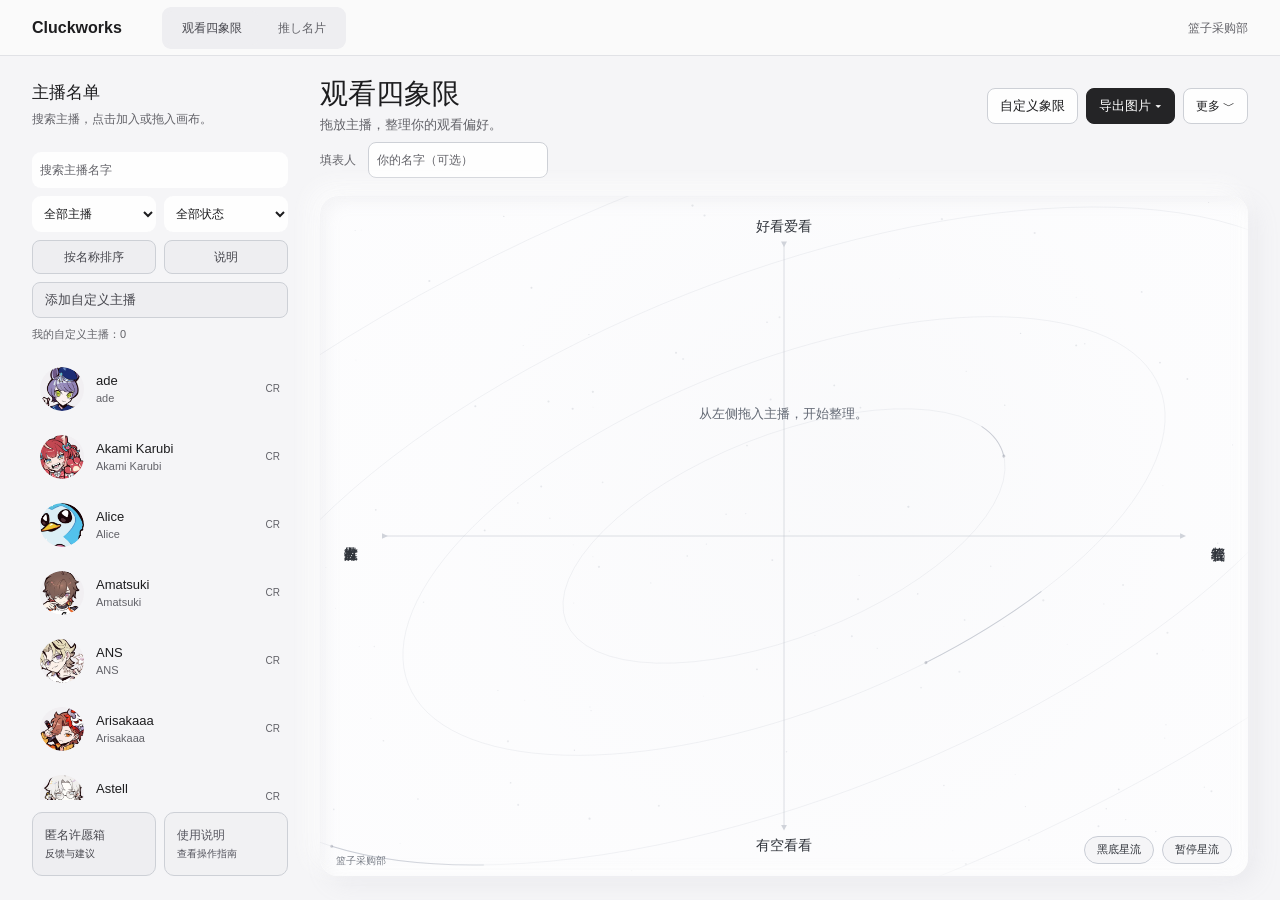
<file: index.html>
<!doctype html>
<html lang="zh-CN">
<head>
<meta charset="utf-8">
<meta name="description" content="整理 VTuber 观看偏好，制作和分享你的推し名片。">
<meta name="viewport" content="width=device-width, initial-scale=1">
<title>VTuber 观看偏好四象限 · Cluckworks</title>
<link rel="stylesheet" href="ui.css?v=touch-placement-18">
<script src="cosmos.js?v=dual-sky-6" defer></script>
<script src="avatar-source.js?v=local-export-5" defer></script>
</head>
<body class="quadrant-page">
<header class="sitebar"><a class="brand" href="index.html">Cluckworks</a><nav class="site-tabs" aria-label="工具"><a href="index.html" aria-current="page">观看四象限</a><a href="oshi-card.html" >推し名片</a></nav><span class="site-note">篮子采购部</span></header>
<div class="drawer-backdrop" id="drawerBackdrop"></div>
<div class="app">
  <aside class="panel sidebar" id="mobileDrawer">
    <div class="drawer-handle"></div>
    <div class="side-head">
      
      <h1>主播名单</h1><p>搜索主播，点击加入或拖入画布。</p>
    </div>
    <div class="controls">
      <input id="search" class="search" type="search" placeholder="搜索主播名字">
      <select id="branch" aria-label="所属团体"><option value="all">全部主播</option><option value="NIJISANJI">NIJISANJI</option><option value="VSPO">VSPO!</option><option value="CR">Crazy Raccoon</option><option value="NEO">Neo-Porte</option><option value="CUSTOM">我的自定义主播</option></select>
      <select id="status"><option value="all">全部状态</option><option value="placed">只看已放置</option><option value="unplaced">只看未放置</option></select>
      <div class="actions"><button id="toggleSort">按名称排序</button><button id="help">说明</button></div>
      <div class="custom-library-tools"><button type="button" class="toolbtn" id="addCustomMember">添加自定义主播</button><span class="custom-library-count" id="customMemberCount">我的自定义主播：0</span></div>
    </div>
    <div id="list" class="list"></div><nav class="utility-links" aria-label="反馈与帮助">
          <a class="toolbtn wishbox-link" href="https://marshmallow-qa.com/rbkj03bm5ca3n64" target="_blank" rel="noopener noreferrer" title="匿名提交功能许愿、Bug 反馈和优化建议"><span>匿名许愿箱</span><small>反馈与建议</small></a>
          <a class="toolbtn manual-link" href="https://docs.qq.com/doc/DQkV2Z2RMRGR3b1p5" target="_blank" rel="noopener noreferrer" title="查看 VTUBER 观看偏好四象限使用说明书"><span>使用说明</span><small>查看操作指南</small></a>
        </nav>
  </aside>

  <main class="panel main">
    <div class="topbar">
      <div class="workspace-heading">
        <h2>观看四象限</h2>
        <p>拖放主播，整理你的观看偏好。</p>
      </div>
      <div class="btns">
        <div class="primary-tools">
        <button type="button" class="mobile-open" id="mobileOpen">选主播</button>
        <button type="button" class="toolbtn" id="editAxisLabels" aria-pressed="false">自定义象限</button><button type="button" class="toolbtn" id="resetAxisLabels" hidden>恢复默认</button>
        
        <div class="export-menu" id="exportMenu">
          <button class="toolbtn export-trigger" id="exportTrigger" type="button" aria-haspopup="menu" aria-expanded="false">导出图片 ▾</button>
          <div class="export-dropdown" id="exportDropdown" hidden>
            <button type="button" class="export-option" data-ratio="portrait">导出竖版 9:16</button>
            <button type="button" class="export-option" data-ratio="landscape">导出横版 4:3</button>
          </div>
        </div>
        <details class="more-tools"><summary>更多</summary><div class="more-tools-content"><button class="toolbtn" id="backupAll" title="包含主播头像、卡片和布局">备份全部数据</button><button class="toolbtn" id="import">导入备份</button><button class="toolbtn" id="clear">清空画布</button></div></details>
        </div>
        
        
        
      </div>
      <div class="mobile-quick" aria-label="手机快捷操作">
        <button type="button" class="toolbtn" id="mobilePick">选主播</button>
        <button type="button" class="toolbtn" id="mobileAxis">自定义</button>
        <div class="mobile-pop">
          <button type="button" class="toolbtn" id="mobileExportButton" aria-expanded="false">导出 ▾</button>
          <div class="mobile-pop-items" id="mobileExportItems" hidden>
            <button type="button" data-mobile-export="portrait">导出竖版 9:16</button>
            <button type="button" data-mobile-export="landscape">导出横版 4:3</button>
          </div>
        </div>
        <div class="mobile-more mobile-pop">
        <button type="button" class="toolbtn" id="mobileMoreButton" aria-expanded="false">更多 ▾</button>
        <div class="mobile-pop-items" id="mobileMoreItems" hidden>
          <button type="button" data-proxy="clear">清空画布</button>
          <button type="button" data-proxy="resetAxisLabels" id="mobileResetAxis" hidden>恢复默认象限</button>
          <button type="button" data-proxy="backupAll">备份全部数据</button>
          <button type="button" data-proxy="import">导入备份</button>
          <a href="https://marshmallow-qa.com/rbkj03bm5ca3n64" target="_blank" rel="noopener noreferrer">匿名许愿箱</a>
          <a href="https://docs.qq.com/doc/DQkV2Z2RMRGR3b1p5" target="_blank" rel="noopener noreferrer">网页使用说明</a>
        </div>
      </div>
      </div>
      <div class="workspace-meta"><div class="creator-line"><label for="creatorName">填表人</label><input id="creatorName" type="text" maxlength="40" placeholder="你的名字（可选）" autocomplete="off" aria-label="填表人名字"><span>仅输出四象限区域，不包含左侧名单</span></div><div id="selectionBar" class="selection-bar" hidden><span id="selectionName" class="selection-name"></span><button type="button" id="selectionOshi" class="selection-oshi">设为神推</button><button type="button" id="selectionCard" class="selection-card"><span class="wide-label">推し名片</span><span class="narrow-label">名片</span></button><button type="button" id="selectionClose" class="selection-close" aria-label="取消选中">×</button></div></div>
    </div>
    <div class="axis-input-storage" hidden aria-hidden="true">
      <input id="axisTop" value="好看爱看"><input id="axisBottom" value="有空看看">
      <input id="axisLeft" value="占有欲大爆发"><input id="axisRight" value="都给我看">
    </div>

    <div class="stage">
      <div id="board" class="board">
        <div class="board-frame"></div>
        <canvas id="skyCanvas" class="sky-canvas" aria-hidden="true"></canvas>
        <div class="sky-controls"><button type="button" id="skyTheme" class="sky-motion" aria-pressed="false" hidden>黑底星流</button><button type="button" id="skyMotion" class="sky-motion" aria-pressed="true" hidden>暂停星流</button></div>
        <div class="quad-grid" aria-hidden="true"><div class="quad q-pink"></div><div class="quad q-blue"></div><div class="quad q-purple"></div><div class="quad q-green"></div></div>
        
        <svg class="axis-svg" viewBox="0 0 1000 760" preserveAspectRatio="none" aria-hidden="true">
          <defs>
            <marker id="arrowEnd" markerWidth="8" markerHeight="8" refX="4" refY="4" orient="auto">
              <path d="M0,0 L8,4 L0,8 z" fill="#555760"></path>
            </marker>
          </defs>
          <line x1="500" y1="54" x2="500" y2="706" stroke="#555760" stroke-width="1.2" marker-start="url(#arrowEnd)" marker-end="url(#arrowEnd)"/>
          <line x1="70" y1="380" x2="930" y2="380" stroke="#555760" stroke-width="1.2" marker-start="url(#arrowEnd)" marker-end="url(#arrowEnd)"/>
        </svg>
        <div class="axis-label top">好看爱看</div>
        <div class="axis-label bottom">有空看看</div>
        <div class="axis-label left">占有欲大爆发</div>
        <div class="axis-label right">都给我看</div>
        <div id="empty" class="empty"><span class="desktop-guide">从左侧拖入主播，开始整理。</span><span class="mobile-guide">点「选主播」，再点画布放置。</span></div>
        <div id="placed" class="placed-layer"></div>
        <div class="mobile-instruction" id="mobileInstruction" hidden>点击画布放置所选主播</div>
        <div class="board-hint">提示：按住头像自由拖动位置；点击头像可编辑推荐理由。</div>
        <div class="board-footer" aria-hidden="true"><span class="footer-dept">篮子采购部</span><span class="footer-byline">Cluckworks</span></div>
      </div>
    </div>
    <nav class="mobile-support" aria-label="反馈与使用帮助">
      <a href="https://marshmallow-qa.com/rbkj03bm5ca3n64" target="_blank" rel="noopener noreferrer">匿名许愿箱</a>
      <a class="manual-link" href="https://docs.qq.com/doc/DQkV2Z2RMRGR3b1p5" target="_blank" rel="noopener noreferrer">使用说明</a>
    </nav>
  </main>
</div>



<dialog id="customMemberDialog" class="custom-dialog" aria-labelledby="customMemberDialogTitle">
  <form id="customMemberForm">
    <h3 id="customMemberDialogTitle">添加自定义主播</h3>
    <p class="custom-help">上传头像并填写名字。资料只保存在当前浏览器中，本页与推し名片会共用这份自定义主播资料，不会上传到服务器。</p>
    <label for="customMemberName">主播名字
      <input id="customMemberName" type="text" maxlength="60" required placeholder="输入主播显示名称">
    </label>
    <label for="customMemberImage">头像图片
      <input id="customMemberImage" type="file" accept="image/*">
    </label>
    <div class="custom-image-preview"><img src="[data-uri]" id="customMemberPreview" alt="头像预览"><span id="customMemberImageHint">添加时需要上传头像；编辑时可以只改名字，也可以更换头像。</span></div>
    <div class="custom-dialog-actions">
      <button type="button" id="cancelCustomMember">取消</button>
      <button type="submit">保存主播</button>
    </div>
  </form>
</dialog>

<script>
const MEMBERS = [
  {
    "id": "jp-1",
    "branch": "JP",
    "jp": "愛園愛美",
    "en": "Aizono Manami",
    "cn": "",
    "aliases": []
  },
  {
    "id": "jp-2",
    "branch": "JP",
    "jp": "赤城ウェン",
    "en": "Akagi Wen",
    "cn": "",
    "aliases": []
  },
  {
    "id": "jp-3",
    "branch": "JP",
    "jp": "赤羽葉子",
    "en": "Akabane Youko",
    "cn": "",
    "aliases": []
  },
  {
    "id": "jp-4",
    "branch": "JP",
    "jp": "明楽レイ",
    "en": "Akira Ray",
    "cn": "",
    "aliases": []
  },
  {
    "id": "jp-5",
    "branch": "JP",
    "jp": "飛鳥ひな",
    "en": "Asuka Hina",
    "cn": "",
    "aliases": []
  },
  {
    "id": "jp-6",
    "branch": "JP",
    "jp": "天ヶ瀬むゆ",
    "en": "Amagase Muyu",
    "cn": "",
    "aliases": []
  },
  {
    "id": "jp-7",
    "branch": "JP",
    "jp": "天宮こころ",
    "en": "Amamiya Kokoro",
    "cn": "",
    "aliases": []
  },
  {
    "id": "jp-8",
    "branch": "JP",
    "jp": "雨森小夜",
    "en": "Amemori Sayo",
    "cn": "",
    "aliases": []
  },
  {
    "id": "jp-9",
    "branch": "JP",
    "jp": "アルス・アルマル",
    "en": "Ars Almal",
    "cn": "",
    "aliases": []
  },
  {
    "id": "jp-10",
    "branch": "JP",
    "jp": "アンジュ・カトリーナ",
    "en": "Ange Katrina",
    "cn": "安洁·卡特莉娜",
    "aliases": []
  },
  {
    "id": "jp-11",
    "branch": "JP",
    "jp": "イ ロハ",
    "en": "Lee Roha",
    "cn": "",
    "aliases": []
  },
  {
    "id": "jp-12",
    "branch": "JP",
    "jp": "家長むぎ",
    "en": "Ienaga Mugi",
    "cn": "",
    "aliases": []
  },
  {
    "id": "jp-13",
    "branch": "JP",
    "jp": "五十嵐梨花",
    "en": "Igarashi Rika",
    "cn": "",
    "aliases": []
  },
  {
    "id": "jp-14",
    "branch": "JP",
    "jp": "石神のぞみ",
    "en": "Ishigami Nozomi",
    "cn": "",
    "aliases": []
  },
  {
    "id": "jp-15",
    "branch": "JP",
    "jp": "五木左京",
    "en": "Itsuki Sakyo",
    "cn": "",
    "aliases": []
  },
  {
    "id": "jp-16",
    "branch": "JP",
    "jp": "伊波ライ",
    "en": "Inami Rai",
    "cn": "",
    "aliases": []
  },
  {
    "id": "jp-17",
    "branch": "JP",
    "jp": "戌亥とこ",
    "en": "Inui Toko",
    "cn": "戌亥床",
    "aliases": []
  },
  {
    "id": "jp-18",
    "branch": "JP",
    "jp": "イブラヒム",
    "en": "Ibrahim",
    "cn": "易卜拉欣",
    "aliases": []
  },
  {
    "id": "jp-19",
    "branch": "JP",
    "jp": "宇佐美リト",
    "en": "Usami Rito",
    "cn": "",
    "aliases": []
  },
  {
    "id": "jp-20",
    "branch": "JP",
    "jp": "宇志海いちご",
    "en": "Ushimi Ichigo",
    "cn": "",
    "aliases": []
  },
  {
    "id": "jp-21",
    "branch": "JP",
    "jp": "卯月コウ",
    "en": "Uzuki Kou",
    "cn": "",
    "aliases": []
  },
  {
    "id": "jp-22",
    "branch": "JP",
    "jp": "海妹四葉",
    "en": "Umise Yotsuha",
    "cn": "",
    "aliases": []
  },
  {
    "id": "jp-23",
    "branch": "JP",
    "jp": "エクス・アルビオ",
    "en": "Ex Albio",
    "cn": "",
    "aliases": []
  },
  {
    "id": "jp-24",
    "branch": "JP",
    "jp": "エトナ クリムソン",
    "en": "Etna Crimson",
    "cn": "",
    "aliases": []
  },
  {
    "id": "jp-25",
    "branch": "JP",
    "jp": "えま★おうがすと",
    "en": "Emma August",
    "cn": "",
    "aliases": []
  },
  {
    "id": "jp-26",
    "branch": "JP",
    "jp": "エリー・コニファー",
    "en": "Eli Conifer",
    "cn": "",
    "aliases": []
  },
  {
    "id": "jp-27",
    "branch": "JP",
    "jp": "える",
    "en": "Elu",
    "cn": "艾露",
    "aliases": []
  },
  {
    "id": "jp-28",
    "branch": "JP",
    "jp": "オ ジユ",
    "en": "Oh Jiyu",
    "cn": "",
    "aliases": []
  },
  {
    "id": "jp-29",
    "branch": "JP",
    "jp": "男虎",
    "en": "Onotora",
    "cn": "",
    "aliases": []
  },
  {
    "id": "jp-30",
    "branch": "JP",
    "jp": "オリバー・エバンス",
    "en": "Oliver Evans",
    "cn": "",
    "aliases": []
  },
  {
    "id": "jp-31",
    "branch": "JP",
    "jp": "魁星",
    "en": "Kaisei",
    "cn": "",
    "aliases": []
  },
  {
    "id": "jp-32",
    "branch": "JP",
    "jp": "甲斐田晴",
    "en": "Kaida Haru",
    "cn": "甲斐田晴",
    "aliases": []
  },
  {
    "id": "jp-33",
    "branch": "JP",
    "jp": "加賀美ハヤト",
    "en": "Kagami Hayato",
    "cn": "加贺美隼人",
    "aliases": []
  },
  {
    "id": "jp-34",
    "branch": "JP",
    "jp": "語部紡",
    "en": "Kataribe Tsumugu",
    "cn": "",
    "aliases": []
  },
  {
    "id": "jp-35",
    "branch": "JP",
    "jp": "蝸堂みかる",
    "en": "Kadou Mikaru",
    "cn": "",
    "aliases": []
  },
  {
    "id": "jp-36",
    "branch": "JP",
    "jp": "叶",
    "en": "Kanae",
    "cn": "叶",
    "aliases": [
      "kanae"
    ]
  },
  {
    "id": "jp-37",
    "branch": "JP",
    "jp": "鏑木ろこ",
    "en": "Kaburaki Roco",
    "cn": "",
    "aliases": []
  },
  {
    "id": "jp-38",
    "branch": "JP",
    "jp": "神永タイガ",
    "en": "Kaminaga Taiga",
    "cn": "",
    "aliases": []
  },
  {
    "id": "jp-39",
    "branch": "JP",
    "jp": "神田笑一",
    "en": "Kanda Shoichi",
    "cn": "",
    "aliases": []
  },
  {
    "id": "jp-40",
    "branch": "JP",
    "jp": "ガオン",
    "en": "Gaon",
    "cn": "",
    "aliases": []
  },
  {
    "id": "jp-41",
    "branch": "JP",
    "jp": "綺沙良",
    "en": "Kisara",
    "cn": "",
    "aliases": []
  },
  {
    "id": "jp-42",
    "branch": "JP",
    "jp": "北小路ヒスイ",
    "en": "Kitakoji Hisui",
    "cn": "",
    "aliases": []
  },
  {
    "id": "jp-43",
    "branch": "JP",
    "jp": "北見遊征",
    "en": "Kitami Yusei",
    "cn": "",
    "aliases": []
  },
  {
    "id": "jp-44",
    "branch": "JP",
    "jp": "雲母たまこ",
    "en": "Kirara Tamako",
    "cn": "",
    "aliases": []
  },
  {
    "id": "jp-45",
    "branch": "JP",
    "jp": "ギルザレンⅢ世",
    "en": "Gilzaren III",
    "cn": "",
    "aliases": []
  },
  {
    "id": "jp-46",
    "branch": "JP",
    "jp": "葛葉",
    "en": "Kuzuha",
    "cn": "葛叶",
    "aliases": [
      "kuzuha"
    ]
  },
  {
    "id": "jp-47",
    "branch": "JP",
    "jp": "倉持めると",
    "en": "Kuramochi Meruto",
    "cn": "",
    "aliases": []
  },
  {
    "id": "jp-48",
    "branch": "JP",
    "jp": "九里詠太",
    "en": "Kuri Eita",
    "cn": "",
    "aliases": []
  },
  {
    "id": "jp-49",
    "branch": "JP",
    "jp": "来栖夏芽",
    "en": "Kurusu Natsume",
    "cn": "",
    "aliases": []
  },
  {
    "id": "jp-50",
    "branch": "JP",
    "jp": "黒井しば",
    "en": "Kuroi Shiba",
    "cn": "",
    "aliases": []
  },
  {
    "id": "jp-51",
    "branch": "JP",
    "jp": "剣持刀也",
    "en": "Kenmochi Toya",
    "cn": "剑持刀也",
    "aliases": []
  },
  {
    "id": "jp-52",
    "branch": "JP",
    "jp": "弦月藤士郎",
    "en": "Genzuki Tojiro",
    "cn": "",
    "aliases": []
  },
  {
    "id": "jp-53",
    "branch": "JP",
    "jp": "小々波いるか",
    "en": "Kokonami Iruka",
    "cn": "",
    "aliases": []
  },
  {
    "id": "jp-54",
    "branch": "JP",
    "jp": "小清水透",
    "en": "Koshimizu Toru",
    "cn": "",
    "aliases": []
  },
  {
    "id": "jp-55",
    "branch": "JP",
    "jp": "梢桃音",
    "en": "Kozue Mone",
    "cn": "",
    "aliases": []
  },
  {
    "id": "jp-56",
    "branch": "JP",
    "jp": "小柳ロウ",
    "en": "Koyanagi Rou",
    "cn": "",
    "aliases": []
  },
  {
    "id": "jp-57",
    "branch": "JP",
    "jp": "佐伯イッテツ",
    "en": "Saiki Ittetsu",
    "cn": "",
    "aliases": []
  },
  {
    "id": "jp-58",
    "branch": "JP",
    "jp": "三枝明那",
    "en": "Saegusa Akina",
    "cn": "三枝明那",
    "aliases": []
  },
  {
    "id": "jp-59",
    "branch": "JP",
    "jp": "早乙女ベリー",
    "en": "Saotome Berry",
    "cn": "",
    "aliases": []
  },
  {
    "id": "jp-60",
    "branch": "JP",
    "jp": "榊ネス",
    "en": "Sakaki Ness",
    "cn": "",
    "aliases": []
  },
  {
    "id": "jp-61",
    "branch": "JP",
    "jp": "酒寄颯馬",
    "en": "Sakayori Soma",
    "cn": "",
    "aliases": []
  },
  {
    "id": "jp-62",
    "branch": "JP",
    "jp": "桜凛月",
    "en": "Sakura Ritsuki",
    "cn": "",
    "aliases": []
  },
  {
    "id": "jp-63",
    "branch": "JP",
    "jp": "笹木咲",
    "en": "Sasaki Saku",
    "cn": "笹木咲",
    "aliases": []
  },
  {
    "id": "jp-64",
    "branch": "JP",
    "jp": "椎名唯華",
    "en": "Shiina Yuika",
    "cn": "椎名唯华",
    "aliases": []
  },
  {
    "id": "jp-65",
    "branch": "JP",
    "jp": "シェリン・バーガンディ",
    "en": "Shellin Burgundy",
    "cn": "",
    "aliases": []
  },
  {
    "id": "jp-66",
    "branch": "JP",
    "jp": "栞葉るり",
    "en": "Shioriha Ruri",
    "cn": "",
    "aliases": []
  },
  {
    "id": "jp-67",
    "branch": "JP",
    "jp": "司賀りこ",
    "en": "Shiga Riko",
    "cn": "",
    "aliases": []
  },
  {
    "id": "jp-68",
    "branch": "JP",
    "jp": "四季凪アキラ",
    "en": "Shikinagi Akira",
    "cn": "四季凪明乐",
    "aliases": []
  },
  {
    "id": "jp-69",
    "branch": "JP",
    "jp": "獅子堂あかり",
    "en": "Shishido Akari",
    "cn": "",
    "aliases": []
  },
  {
    "id": "jp-70",
    "branch": "JP",
    "jp": "シスター・クレア",
    "en": "Sister Claire",
    "cn": "",
    "aliases": []
  },
  {
    "id": "jp-71",
    "branch": "JP",
    "jp": "静凛",
    "en": "Shizuka Rin",
    "cn": "静凛",
    "aliases": []
  },
  {
    "id": "jp-72",
    "branch": "JP",
    "jp": "篠宮ゆの",
    "en": "Shinomiya Yuno",
    "cn": "",
    "aliases": []
  },
  {
    "id": "jp-73",
    "branch": "JP",
    "jp": "渋谷ハジメ",
    "en": "Shibuya Hajime",
    "cn": "涩谷初",
    "aliases": []
  },
  {
    "id": "jp-74",
    "branch": "JP",
    "jp": "白砂あやね",
    "en": "Shirasa Ayane",
    "cn": "",
    "aliases": []
  },
  {
    "id": "jp-75",
    "branch": "JP",
    "jp": "白雪巴",
    "en": "Shirayuki Tomoe",
    "cn": "",
    "aliases": []
  },
  {
    "id": "jp-76",
    "branch": "JP",
    "jp": "城瀬いすみ",
    "en": "Shirose Isumi",
    "cn": "",
    "aliases": []
  },
  {
    "id": "jp-77",
    "branch": "JP",
    "jp": "ジョー・力一",
    "en": "Joe Rikiichi",
    "cn": "小丑力一",
    "aliases": []
  },
  {
    "id": "jp-78",
    "branch": "JP",
    "jp": "周央サンゴ",
    "en": "Suo Sango",
    "cn": "周央珊瑚",
    "aliases": []
  },
  {
    "id": "jp-79",
    "branch": "JP",
    "jp": "健屋花那",
    "en": "Sukoya Kana",
    "cn": "",
    "aliases": []
  },
  {
    "id": "jp-80",
    "branch": "JP",
    "jp": "鈴木勝",
    "en": "Suzuki Masaru",
    "cn": "",
    "aliases": []
  },
  {
    "id": "jp-81",
    "branch": "JP",
    "jp": "鈴原るる",
    "en": "Suzuhara Lulu",
    "cn": "",
    "aliases": []
  },
  {
    "id": "jp-82",
    "branch": "JP",
    "jp": "皇れお",
    "en": "Sumeragi Reo",
    "cn": "",
    "aliases": []
  },
  {
    "id": "jp-83",
    "branch": "JP",
    "jp": "セフィナ",
    "en": "Seffyna",
    "cn": "",
    "aliases": []
  },
  {
    "id": "jp-84",
    "branch": "JP",
    "jp": "セラフ・ダズルガーデン",
    "en": "Seraph Dazzlegarden",
    "cn": "瑟拉夫·黛兹尔花园",
    "aliases": []
  },
  {
    "id": "jp-85",
    "branch": "JP",
    "jp": "千凛あゆむ",
    "en": "Senri Ayumu",
    "cn": "",
    "aliases": []
  },
  {
    "id": "jp-86",
    "branch": "JP",
    "jp": "ソ ナギ",
    "en": "So Nagi",
    "cn": "",
    "aliases": []
  },
  {
    "id": "jp-87",
    "branch": "JP",
    "jp": "ソフィア・ヴァレンタイン",
    "en": "Sophia Valentine",
    "cn": "",
    "aliases": []
  },
  {
    "id": "jp-88",
    "branch": "JP",
    "jp": "空星きらめ",
    "en": "Sorahoshi Kirame",
    "cn": "",
    "aliases": []
  },
  {
    "id": "jp-89",
    "branch": "JP",
    "jp": "鷹宮リオン",
    "en": "Takamiya Rion",
    "cn": "",
    "aliases": []
  },
  {
    "id": "jp-90",
    "branch": "JP",
    "jp": "立伝都々",
    "en": "Tachitsute Toto",
    "cn": "",
    "aliases": []
  },
  {
    "id": "jp-91",
    "branch": "JP",
    "jp": "珠乃井ナナ",
    "en": "Tamanoi Nana",
    "cn": "",
    "aliases": []
  },
  {
    "id": "jp-92",
    "branch": "JP",
    "jp": "塚原大地",
    "en": "Tsukahara Daichi",
    "cn": "",
    "aliases": []
  },
  {
    "id": "jp-93",
    "branch": "JP",
    "jp": "月ノ美兎",
    "en": "Tsukino Mito",
    "cn": "月之美兔",
    "aliases": [
      "委员长"
    ]
  },
  {
    "id": "jp-94",
    "branch": "JP",
    "jp": "でびでび・でびる",
    "en": "Debidebi Debiru",
    "cn": "小恶魔/でび様",
    "aliases": []
  },
  {
    "id": "jp-95",
    "branch": "JP",
    "jp": "デレム カド",
    "en": "Derem Kado",
    "cn": "",
    "aliases": []
  },
  {
    "id": "jp-96",
    "branch": "JP",
    "jp": "東堂コハク",
    "en": "Todo Kohaku",
    "cn": "",
    "aliases": []
  },
  {
    "id": "jp-97",
    "branch": "JP",
    "jp": "十河ののは",
    "en": "Togawa Nonoha",
    "cn": "",
    "aliases": []
  },
  {
    "id": "jp-98",
    "branch": "JP",
    "jp": "轟京子",
    "en": "Todoroki Kyoko",
    "cn": "",
    "aliases": []
  },
  {
    "id": "jp-99",
    "branch": "JP",
    "jp": "ドーラ",
    "en": "Dola",
    "cn": "",
    "aliases": []
  },
  {
    "id": "jp-100",
    "branch": "JP",
    "jp": "ナ セラ",
    "en": "Na Sera",
    "cn": "",
    "aliases": []
  },
  {
    "id": "jp-101",
    "branch": "JP",
    "jp": "長尾景",
    "en": "Nagao Kei",
    "cn": "",
    "aliases": []
  },
  {
    "id": "jp-102",
    "branch": "JP",
    "jp": "ナギサ アルシニア",
    "en": "Nagisa Arcinia",
    "cn": "",
    "aliases": []
  },
  {
    "id": "jp-103",
    "branch": "JP",
    "jp": "渚トラウト",
    "en": "Nagisa Trout",
    "cn": "",
    "aliases": []
  },
  {
    "id": "jp-104",
    "branch": "JP",
    "jp": "七瀬すず菜",
    "en": "Nanase Suzuna",
    "cn": "",
    "aliases": []
  },
  {
    "id": "jp-105",
    "branch": "JP",
    "jp": "西園チグサ",
    "en": "Nishizono Chigusa",
    "cn": "",
    "aliases": []
  },
  {
    "id": "jp-106",
    "branch": "JP",
    "jp": "ニュイ・ソシエール",
    "en": "Nui Sociere",
    "cn": "纽伊·索希艾尔",
    "aliases": []
  },
  {
    "id": "jp-107",
    "branch": "JP",
    "jp": "猫屋敷美紅",
    "en": "Nekoyashiki Miku",
    "cn": "",
    "aliases": []
  },
  {
    "id": "jp-108",
    "branch": "JP",
    "jp": "ハ ユン",
    "en": "Ha Yun",
    "cn": "",
    "aliases": []
  },
  {
    "id": "jp-109",
    "branch": "JP",
    "jp": "葉加瀬冬雪",
    "en": "Hakase Fuyuki",
    "cn": "",
    "aliases": []
  },
  {
    "id": "jp-110",
    "branch": "JP",
    "jp": "ハナ マキア",
    "en": "Hana Macchia",
    "cn": "",
    "aliases": []
  },
  {
    "id": "jp-111",
    "branch": "JP",
    "jp": "花籠つばさ",
    "en": "Hanakago Tsubasa",
    "cn": "",
    "aliases": []
  },
  {
    "id": "jp-112",
    "branch": "JP",
    "jp": "花畑チャイカ",
    "en": "Hanabatake Chaika",
    "cn": "",
    "aliases": []
  },
  {
    "id": "jp-113",
    "branch": "JP",
    "jp": "早瀬走",
    "en": "Hayase Sou",
    "cn": "",
    "aliases": []
  },
  {
    "id": "jp-114",
    "branch": "JP",
    "jp": "葉山舞鈴",
    "en": "Hayama Marin",
    "cn": "",
    "aliases": []
  },
  {
    "id": "jp-115",
    "branch": "JP",
    "jp": "春崎エアル",
    "en": "Harusaki Air",
    "cn": "",
    "aliases": []
  },
  {
    "id": "jp-116",
    "branch": "JP",
    "jp": "樋口楓",
    "en": "Higuchi Kaede",
    "cn": "樋口枫",
    "aliases": []
  },
  {
    "id": "jp-117",
    "branch": "JP",
    "jp": "一橋綾人",
    "en": "Hitotsubashi Ayato",
    "cn": "",
    "aliases": []
  },
  {
    "id": "jp-118",
    "branch": "JP",
    "jp": "緋八マナ",
    "en": "Hibachi Mana",
    "cn": "",
    "aliases": []
  },
  {
    "id": "jp-119",
    "branch": "JP",
    "jp": "壱百満天原サロメ",
    "en": "Hyakumantenbara Salome",
    "cn": "壹百满天原莎乐美",
    "aliases": []
  },
  {
    "id": "jp-120",
    "branch": "JP",
    "jp": "風楽奏斗",
    "en": "Fura Kanato",
    "cn": "风乐奏斗",
    "aliases": []
  },
  {
    "id": "jp-121",
    "branch": "JP",
    "jp": "伏見ガク",
    "en": "Fushimi Gaku",
    "cn": "伏见学",
    "aliases": []
  },
  {
    "id": "jp-122",
    "branch": "JP",
    "jp": "フミ",
    "en": "Fumi",
    "cn": "",
    "aliases": []
  },
  {
    "id": "jp-123",
    "branch": "JP",
    "jp": "文野環",
    "en": "Fumino Tamaki",
    "cn": "",
    "aliases": []
  },
  {
    "id": "jp-124",
    "branch": "JP",
    "jp": "フレン・E・ルスタリオ",
    "en": "Furen E Lustario",
    "cn": "芙莲·E·露丝塔莉欧",
    "aliases": []
  },
  {
    "id": "jp-125",
    "branch": "JP",
    "jp": "不破湊",
    "en": "Fuwa Minato",
    "cn": "不破凑",
    "aliases": []
  },
  {
    "id": "jp-126",
    "branch": "JP",
    "jp": "ぷりん・らら・もーど",
    "en": "Purin Lala Mode",
    "cn": "",
    "aliases": []
  },
  {
    "id": "jp-127",
    "branch": "JP",
    "jp": "ベルモンド・バンデラス",
    "en": "Belmond Banderas",
    "cn": "贝尔蒙德·班德拉斯",
    "aliases": []
  },
  {
    "id": "jp-128",
    "branch": "JP",
    "jp": "星川サラ",
    "en": "Hoshikawa Sara",
    "cn": "星川莎拉",
    "aliases": []
  },
  {
    "id": "jp-129",
    "branch": "JP",
    "jp": "星導ショウ",
    "en": "Hoshirube Sho",
    "cn": "星导翔",
    "aliases": []
  },
  {
    "id": "jp-130",
    "branch": "JP",
    "jp": "本間ひまわり",
    "en": "Honma Himawari",
    "cn": "本间向日葵",
    "aliases": []
  },
  {
    "id": "jp-131",
    "branch": "JP",
    "jp": "ぽめろ・ぱんち",
    "en": "Pomelo Punch",
    "cn": "",
    "aliases": []
  },
  {
    "id": "jp-132",
    "branch": "JP",
    "jp": "先斗寧",
    "en": "Ponto Nei",
    "cn": "",
    "aliases": []
  },
  {
    "id": "jp-133",
    "branch": "JP",
    "jp": "舞元啓介",
    "en": "Maimoto Keisuke",
    "cn": "",
    "aliases": []
  },
  {
    "id": "jp-134",
    "branch": "JP",
    "jp": "魔界ノりりむ",
    "en": "Makaino Ririmu",
    "cn": "",
    "aliases": []
  },
  {
    "id": "jp-135",
    "branch": "JP",
    "jp": "ましろ爻",
    "en": "Mashiro Meme",
    "cn": "",
    "aliases": []
  },
  {
    "id": "jp-136",
    "branch": "JP",
    "jp": "町田ちま",
    "en": "Machita Chima",
    "cn": "町田千麻",
    "aliases": []
  },
  {
    "id": "jp-137",
    "branch": "JP",
    "jp": "魔使マオ",
    "en": "Matsukai Mao",
    "cn": "",
    "aliases": []
  },
  {
    "id": "jp-138",
    "branch": "JP",
    "jp": "御子神琴音",
    "en": "Mikogami Kotone",
    "cn": "",
    "aliases": []
  },
  {
    "id": "jp-139",
    "branch": "JP",
    "jp": "水面まどか",
    "en": "Minamo Madoka",
    "cn": "",
    "aliases": []
  },
  {
    "id": "jp-140",
    "branch": "JP",
    "jp": "ミラン・ケストレル",
    "en": "Milan Kestrel",
    "cn": "",
    "aliases": []
  },
  {
    "id": "jp-141",
    "branch": "JP",
    "jp": "ミン スゥーハ",
    "en": "Min Suha",
    "cn": "",
    "aliases": []
  },
  {
    "id": "jp-142",
    "branch": "JP",
    "jp": "叢雲カゲツ",
    "en": "Murakumo Kagetsu",
    "cn": "",
    "aliases": []
  },
  {
    "id": "jp-143",
    "branch": "JP",
    "jp": "モイラ",
    "en": "Moira",
    "cn": "",
    "aliases": []
  },
  {
    "id": "jp-144",
    "branch": "JP",
    "jp": "物述有栖",
    "en": "Mononobe Alice",
    "cn": "",
    "aliases": []
  },
  {
    "id": "jp-145",
    "branch": "JP",
    "jp": "森中花咲",
    "en": "Morinaka Kazaki",
    "cn": "",
    "aliases": []
  },
  {
    "id": "jp-146",
    "branch": "JP",
    "jp": "夜牛詩乃",
    "en": "Yagyu Shino",
    "cn": "",
    "aliases": []
  },
  {
    "id": "jp-147",
    "branch": "JP",
    "jp": "矢車りね",
    "en": "Yaguruma Rine",
    "cn": "",
    "aliases": []
  },
  {
    "id": "jp-148",
    "branch": "JP",
    "jp": "社築",
    "en": "Yashiro Kizuku",
    "cn": "社筑",
    "aliases": []
  },
  {
    "id": "jp-149",
    "branch": "JP",
    "jp": "山神カルタ",
    "en": "Yamagami Karuta",
    "cn": "",
    "aliases": []
  },
  {
    "id": "jp-150",
    "branch": "JP",
    "jp": "山田龍一郎",
    "en": "Yamada Ryuichiro",
    "cn": "",
    "aliases": []
  },
  {
    "id": "jp-151",
    "branch": "JP",
    "jp": "ヤン ナリ",
    "en": "Yang Nari",
    "cn": "",
    "aliases": []
  },
  {
    "id": "jp-152",
    "branch": "JP",
    "jp": "夕陽リリ",
    "en": "Yuhi Riri",
    "cn": "",
    "aliases": []
  },
  {
    "id": "jp-153",
    "branch": "JP",
    "jp": "雪城眞尋",
    "en": "Yukishiro Mahiro",
    "cn": "",
    "aliases": []
  },
  {
    "id": "jp-154",
    "branch": "JP",
    "jp": "夢月ロア",
    "en": "Yuzuki Roa",
    "cn": "",
    "aliases": []
  },
  {
    "id": "jp-155",
    "branch": "JP",
    "jp": "夢追翔",
    "en": "Yumeoi Kakeru",
    "cn": "梦追翔",
    "aliases": []
  },
  {
    "id": "jp-156",
    "branch": "JP",
    "jp": "夜見れな",
    "en": "Yorumi Rena",
    "cn": "",
    "aliases": []
  },
  {
    "id": "jp-157",
    "branch": "JP",
    "jp": "ライ ガリレイ",
    "en": "Rai Galilei",
    "cn": "",
    "aliases": []
  },
  {
    "id": "jp-158",
    "branch": "JP",
    "jp": "ライラ アルストロエメリア",
    "en": "Layla Alstroemeria",
    "cn": "",
    "aliases": []
  },
  {
    "id": "jp-159",
    "branch": "JP",
    "jp": "ラトナ・プティ",
    "en": "Ratna Petit",
    "cn": "",
    "aliases": []
  },
  {
    "id": "jp-160",
    "branch": "JP",
    "jp": "リゼ・ヘルエスタ",
    "en": "Lize Helesta",
    "cn": "莉泽·赫露艾斯塔",
    "aliases": []
  },
  {
    "id": "jp-161",
    "branch": "JP",
    "jp": "リュ ハリ",
    "en": "Ryu Hari",
    "cn": "",
    "aliases": []
  },
  {
    "id": "jp-162",
    "branch": "JP",
    "jp": "緑仙",
    "en": "Ryushen",
    "cn": "绿仙",
    "aliases": []
  },
  {
    "id": "jp-163",
    "branch": "JP",
    "jp": "竜胆尊",
    "en": "Rindou Mikoto",
    "cn": "",
    "aliases": []
  },
  {
    "id": "jp-164",
    "branch": "JP",
    "jp": "ルイス・キャミー",
    "en": "Luis Cammy",
    "cn": "",
    "aliases": []
  },
  {
    "id": "jp-165",
    "branch": "JP",
    "jp": "ルンルン",
    "en": "Lunlun",
    "cn": "",
    "aliases": []
  },
  {
    "id": "jp-166",
    "branch": "JP",
    "jp": "Rei7",
    "en": "Reina",
    "cn": "",
    "aliases": []
  },
  {
    "id": "jp-167",
    "branch": "JP",
    "jp": "レイン・パターソン",
    "en": "Lain Paterson",
    "cn": "蕾茵·帕特森",
    "aliases": []
  },
  {
    "id": "jp-168",
    "branch": "JP",
    "jp": "レオス・ヴィンセント",
    "en": "Leos Vincent",
    "cn": "雷欧斯·文森特",
    "aliases": []
  },
  {
    "id": "jp-169",
    "branch": "JP",
    "jp": "レヨン",
    "en": "Rayon",
    "cn": "",
    "aliases": []
  },
  {
    "id": "jp-170",
    "branch": "JP",
    "jp": "レヴィ・エリファ",
    "en": "Levi Elipha",
    "cn": "",
    "aliases": []
  },
  {
    "id": "jp-171",
    "branch": "JP",
    "jp": "ローレン・イロアス",
    "en": "Lauren Iroas",
    "cn": "劳伦·伊罗亚斯",
    "aliases": []
  },
  {
    "id": "jp-172",
    "branch": "JP",
    "jp": "渡会雲雀",
    "en": "Watarai Hibari",
    "cn": "渡会云雀",
    "aliases": []
  },
  {
    "id": "en-1",
    "branch": "EN",
    "jp": "アイア アマレ",
    "en": "Aia Amare",
    "cn": "Aia Amare",
    "aliases": []
  },
  {
    "id": "en-2",
    "branch": "EN",
    "jp": "アルバーン・ノックス",
    "en": "Alban Knox",
    "cn": "Alban Knox",
    "aliases": []
  },
  {
    "id": "en-3",
    "branch": "EN",
    "jp": "浮奇・ヴィオレタ",
    "en": "Uki Violeta",
    "cn": "浮奇·紫罗兰",
    "aliases": []
  },
  {
    "id": "en-4",
    "branch": "EN",
    "jp": "エナー・アールウェット",
    "en": "Enna Alouette",
    "cn": "Enna Alouette",
    "aliases": []
  },
  {
    "id": "en-5",
    "branch": "EN",
    "jp": "エリーラ ペンドラ",
    "en": "Elira Pendora",
    "cn": "艾莉拉·彭朵拉",
    "aliases": []
  },
  {
    "id": "en-6",
    "branch": "EN",
    "jp": "ヴェザリウス バンデージ",
    "en": "Vezalius Bandage",
    "cn": "Vezalius Bandage",
    "aliases": []
  },
  {
    "id": "en-7",
    "branch": "EN",
    "jp": "ヴェール ヴァーミリオン",
    "en": "Ver Vermillion",
    "cn": "Ver Vermillion",
    "aliases": []
  },
  {
    "id": "en-8",
    "branch": "EN",
    "jp": "ヴォックス・アクマ",
    "en": "Vox Akuma",
    "cn": "沃克斯·阿库玛",
    "aliases": []
  },
  {
    "id": "en-9",
    "branch": "EN",
    "jp": "狂蘭 メロコ",
    "en": "Meloco Kyoran",
    "cn": "Meloco Kyoran",
    "aliases": []
  },
  {
    "id": "en-10",
    "branch": "EN",
    "jp": "クララ チャームウッド",
    "en": "Klara Charmwood",
    "cn": "Klara Charmwood",
    "aliases": []
  },
  {
    "id": "en-11",
    "branch": "EN",
    "jp": "クロード クローマーク",
    "en": "Claude Clawmark",
    "cn": "Claude Clawmark",
    "aliases": []
  },
  {
    "id": "en-12",
    "branch": "EN",
    "jp": "ケイリクス・デボネア",
    "en": "Kaelix Debonair",
    "cn": "Caelix Debonair",
    "aliases": [
      "Caelix Debonair"
    ]
  },
  {
    "id": "en-13",
    "branch": "EN",
    "jp": "サニー・ブリスコー",
    "en": "Sonny Brisko",
    "cn": "桑尼·布里斯科",
    "aliases": []
  },
  {
    "id": "en-14",
    "branch": "EN",
    "jp": "ジール・ギンジョウカ",
    "en": "Zeal Ginjoka",
    "cn": "Zeal Ginjoka",
    "aliases": []
  },
  {
    "id": "en-15",
    "branch": "EN",
    "jp": "スカーレ ヨナグニ",
    "en": "Scarle Yonaguni",
    "cn": "Scarle Yonaguni",
    "aliases": []
  },
  {
    "id": "en-16",
    "branch": "EN",
    "jp": "セイブル",
    "en": "Seible",
    "cn": "Sable",
    "aliases": [
      "Sable"
    ]
  },
  {
    "id": "en-17",
    "branch": "EN",
    "jp": "ドッピオ ドロップサイト",
    "en": "Doppio Dropscythe",
    "cn": "Doppio Dropscythe",
    "aliases": []
  },
  {
    "id": "en-18",
    "branch": "EN",
    "jp": "フィナーナ 竜宮",
    "en": "Finana Ryugu",
    "cn": "Finana Ryugu",
    "aliases": []
  },
  {
    "id": "en-19",
    "branch": "EN",
    "jp": "フリオドール",
    "en": "Freodore",
    "cn": "Fulgur Ovid",
    "aliases": [
      "Fulgur Ovid"
    ]
  },
  {
    "id": "en-20",
    "branch": "EN",
    "jp": "ベンタクロウ ブリンガー",
    "en": "Vantacrow Bringer",
    "cn": "Vantacrow Bringer",
    "aliases": []
  },
  {
    "id": "en-21",
    "branch": "EN",
    "jp": "ペトラ グリン",
    "en": "Petra Gurin",
    "cn": "佩特拉·古林",
    "aliases": []
  },
  {
    "id": "en-22",
    "branch": "EN",
    "jp": "マリア マリオネット",
    "en": "Maria Marionette",
    "cn": "Maria Marionette",
    "aliases": []
  },
  {
    "id": "en-23",
    "branch": "EN",
    "jp": "ミリー・パフェ",
    "en": "Millie Parfait",
    "cn": "米莉·帕菲",
    "aliases": []
  },
  {
    "id": "en-24",
    "branch": "EN",
    "jp": "闇ノシュウ",
    "en": "Shu Yamino",
    "cn": "闇之修",
    "aliases": []
  },
  {
    "id": "en-25",
    "branch": "EN",
    "jp": "ユウ Q ウィルソン",
    "en": "Yu Q. Wilson",
    "cn": "Yu Q. Wilson",
    "aliases": []
  },
  {
    "id": "en-26",
    "branch": "EN",
    "jp": "凉舞 バレンウォート",
    "en": "Ryoma Barrenwort",
    "cn": "Ryoma Barrenwort",
    "aliases": []
  },
  {
    "id": "en-27",
    "branch": "EN",
    "jp": "ルカ・カネシロ",
    "en": "Luca Kaneshiro",
    "cn": "卢卡·卡内希罗",
    "aliases": []
  },
  {
    "id": "en-28",
    "branch": "EN",
    "jp": "レン ゾット",
    "en": "Ren Zotto",
    "cn": "Ren Zotto",
    "aliases": []
  },
  {
    "id": "vspo-1",
    "branch": "VSPO",
    "jp": "花芽すみれ",
    "en": "Sumire Kaga",
    "cn": "",
    "aliases": []
  },
  {
    "id": "vspo-2",
    "branch": "VSPO",
    "jp": "花芽なずな",
    "en": "Nazuna Kaga",
    "cn": "",
    "aliases": []
  },
  {
    "id": "vspo-3",
    "branch": "VSPO",
    "jp": "小雀とと",
    "en": "Toto Kogara",
    "cn": "",
    "aliases": []
  },
  {
    "id": "vspo-4",
    "branch": "VSPO",
    "jp": "一ノ瀬うるは",
    "en": "Uruha Ichinose",
    "cn": "",
    "aliases": []
  },
  {
    "id": "vspo-5",
    "branch": "VSPO",
    "jp": "胡桃のあ",
    "en": "Noah Kurumi",
    "cn": "",
    "aliases": []
  },
  {
    "id": "vspo-6",
    "branch": "VSPO",
    "jp": "兎咲ミミ",
    "en": "Mimi Tosaki",
    "cn": "",
    "aliases": []
  },
  {
    "id": "vspo-7",
    "branch": "VSPO",
    "jp": "空澄セナ",
    "en": "Sena Asumi",
    "cn": "",
    "aliases": []
  },
  {
    "id": "vspo-8",
    "branch": "VSPO",
    "jp": "橘ひなの",
    "en": "Hinano Tachibana",
    "cn": "",
    "aliases": []
  },
  {
    "id": "vspo-9",
    "branch": "VSPO",
    "jp": "英リサ",
    "en": "Lisa Hanabusa",
    "cn": "",
    "aliases": []
  },
  {
    "id": "vspo-10",
    "branch": "VSPO",
    "jp": "如月れん",
    "en": "Ren Kisaragi",
    "cn": "",
    "aliases": []
  },
  {
    "id": "vspo-11",
    "branch": "VSPO",
    "jp": "神成きゅぴ",
    "en": "Qpi Kaminari",
    "cn": "",
    "aliases": []
  },
  {
    "id": "vspo-12",
    "branch": "VSPO",
    "jp": "八雲べに",
    "en": "Beni Yakumo",
    "cn": "",
    "aliases": []
  },
  {
    "id": "vspo-13",
    "branch": "VSPO",
    "jp": "藍沢エマ",
    "en": "Ema Aizawa",
    "cn": "",
    "aliases": []
  },
  {
    "id": "vspo-14",
    "branch": "VSPO",
    "jp": "紫宮るな",
    "en": "Runa Shinomiya",
    "cn": "",
    "aliases": []
  },
  {
    "id": "vspo-15",
    "branch": "VSPO",
    "jp": "猫汰つな",
    "en": "Tsuna Nekota",
    "cn": "",
    "aliases": []
  },
  {
    "id": "vspo-16",
    "branch": "VSPO",
    "jp": "白波らむね",
    "en": "Ramune Shiranami",
    "cn": "",
    "aliases": []
  },
  {
    "id": "vspo-17",
    "branch": "VSPO",
    "jp": "小森めと",
    "en": "Met Komori",
    "cn": "",
    "aliases": []
  },
  {
    "id": "vspo-18",
    "branch": "VSPO",
    "jp": "夢野あかり",
    "en": "Akari Yumeno",
    "cn": "",
    "aliases": []
  },
  {
    "id": "vspo-19",
    "branch": "VSPO",
    "jp": "夜乃くろむ",
    "en": "Kuromu Yano",
    "cn": "",
    "aliases": []
  },
  {
    "id": "vspo-20",
    "branch": "VSPO",
    "jp": "紡木こかげ",
    "en": "Kokage Tsumugi",
    "cn": "",
    "aliases": []
  },
  {
    "id": "vspo-21",
    "branch": "VSPO",
    "jp": "千燈ゆうひ",
    "en": "Yuuhi Sendo",
    "cn": "",
    "aliases": []
  },
  {
    "id": "vspo-22",
    "branch": "VSPO",
    "jp": "蝶屋はなび",
    "en": "Hanabi Choya",
    "cn": "",
    "aliases": []
  },
  {
    "id": "vspo-23",
    "branch": "VSPO",
    "jp": "甘結もか",
    "en": "Moka Amayui",
    "cn": "",
    "aliases": []
  },
  {
    "id": "vspo-24",
    "branch": "VSPO",
    "jp": "銀城サイネ",
    "en": "Saine Ginjo",
    "cn": "",
    "aliases": []
  },
  {
    "id": "vspo-25",
    "branch": "VSPO",
    "jp": "龍巻ちせ",
    "en": "Chise Tatsumaki",
    "cn": "",
    "aliases": []
  },
  {
    "id": "vspo-26",
    "branch": "VSPO",
    "jp": "青月レミア",
    "en": "Remia Aotsuki",
    "cn": "",
    "aliases": []
  },
  {
    "id": "vspo-27",
    "branch": "VSPO",
    "jp": "黒刃アリヤ",
    "en": "Arya Kuroha",
    "cn": "",
    "aliases": []
  },
  {
    "id": "vspo-28",
    "branch": "VSPO",
    "jp": "地崎ジラ",
    "en": "Jira Jisaki",
    "cn": "",
    "aliases": []
  },
  {
    "id": "vspo-29",
    "branch": "VSPO",
    "jp": "美暮ナリン",
    "en": "Narin Mikure",
    "cn": "",
    "aliases": []
  },
  {
    "id": "vspo-30",
    "branch": "VSPO",
    "jp": "ソラリリコ",
    "en": "Riko Solari",
    "cn": "",
    "aliases": []
  },
  {
    "id": "vspo-31",
    "branch": "VSPO",
    "jp": "涼上エリス",
    "en": "Eris Suzukami",
    "cn": "",
    "aliases": []
  },
  {
    "id": "vspo-32",
    "branch": "VSPO",
    "jp": "梅園ジュノ",
    "en": "Juno Umezono",
    "cn": "",
    "aliases": []
  },
  {
    "id": "cr-1",
    "branch": "CR",
    "jp": "ANS",
    "en": "ANS",
    "cn": "",
    "aliases": []
  },
  {
    "id": "cr-12",
    "branch": "CR",
    "jp": "RIGZE",
    "en": "RIGZE",
    "cn": "",
    "aliases": []
  },
  {
    "id": "cr-23",
    "branch": "CR",
    "jp": "Akami Karubi",
    "en": "Akami Karubi",
    "cn": "",
    "aliases": []
  },
  {
    "id": "cr-24",
    "branch": "CR",
    "jp": "tototMix",
    "en": "tototMix",
    "cn": "",
    "aliases": []
  },
  {
    "id": "cr-37",
    "branch": "CR",
    "jp": "GocChaNMikey",
    "en": "GocChaNMikey",
    "cn": "",
    "aliases": []
  },
  {
    "id": "cr-39",
    "branch": "CR",
    "jp": "Jasper",
    "en": "Jasper",
    "cn": "",
    "aliases": []
  },
  {
    "id": "cr-43",
    "branch": "CR",
    "jp": "makiba",
    "en": "makiba",
    "cn": "",
    "aliases": []
  },
  {
    "id": "cr-44",
    "branch": "CR",
    "jp": "obo",
    "en": "obo",
    "cn": "",
    "aliases": []
  },
  {
    "id": "cr-45",
    "branch": "CR",
    "jp": "Tiramisu",
    "en": "Tiramisu",
    "cn": "",
    "aliases": []
  },
  {
    "id": "cr-46",
    "branch": "CR",
    "jp": "kinako",
    "en": "kinako",
    "cn": "",
    "aliases": []
  },
  {
    "id": "cr-47",
    "branch": "CR",
    "jp": "YY",
    "en": "YY",
    "cn": "",
    "aliases": []
  },
  {
    "id": "cr-48",
    "branch": "CR",
    "jp": "Zeder",
    "en": "Zeder",
    "cn": "",
    "aliases": []
  },
  {
    "id": "cr-49",
    "branch": "CR",
    "jp": "Wokka",
    "en": "Wokka",
    "cn": "",
    "aliases": []
  },
  {
    "id": "cr-50",
    "branch": "CR",
    "jp": "VanilLa",
    "en": "VanilLa",
    "cn": "",
    "aliases": []
  },
  {
    "id": "cr-51",
    "branch": "CR",
    "jp": "UyuRiru",
    "en": "UyuRiru",
    "cn": "",
    "aliases": []
  },
  {
    "id": "cr-52",
    "branch": "CR",
    "jp": "uruca",
    "en": "uruca",
    "cn": "",
    "aliases": []
  },
  {
    "id": "cr-53",
    "branch": "CR",
    "jp": "Toppy",
    "en": "Toppy",
    "cn": "",
    "aliases": []
  },
  {
    "id": "cr-54",
    "branch": "CR",
    "jp": "Ruri",
    "en": "Ruri",
    "cn": "",
    "aliases": []
  },
  {
    "id": "cr-55",
    "branch": "CR",
    "jp": "RizArt",
    "en": "RizArt",
    "cn": "",
    "aliases": []
  },
  {
    "id": "cr-56",
    "branch": "CR",
    "jp": "rion",
    "en": "rion",
    "cn": "",
    "aliases": []
  },
  {
    "id": "cr-58",
    "branch": "CR",
    "jp": "neth",
    "en": "neth",
    "cn": "",
    "aliases": []
  },
  {
    "id": "cr-61",
    "branch": "CR",
    "jp": "Astell",
    "en": "Astell",
    "cn": "",
    "aliases": []
  },
  {
    "id": "cr-62",
    "branch": "CR",
    "jp": "Mondo",
    "en": "Mondo",
    "cn": "",
    "aliases": []
  },
  {
    "id": "cr-63",
    "branch": "CR",
    "jp": "Francisco",
    "en": "Francisco",
    "cn": "",
    "aliases": []
  },
  {
    "id": "cr-64",
    "branch": "CR",
    "jp": "Daruma is god",
    "en": "Daruma is god",
    "cn": "",
    "aliases": []
  },
  {
    "id": "cr-65",
    "branch": "CR",
    "jp": "Cpt",
    "en": "Cpt",
    "cn": "",
    "aliases": []
  },
  {
    "id": "cr-66",
    "branch": "CR",
    "jp": "Cornn",
    "en": "Cornn",
    "cn": "",
    "aliases": []
  },
  {
    "id": "cr-67",
    "branch": "CR",
    "jp": "Arisakaaa",
    "en": "Arisakaaa",
    "cn": "",
    "aliases": []
  },
  {
    "id": "cr-68",
    "branch": "CR",
    "jp": "Amatsuki",
    "en": "Amatsuki",
    "cn": "",
    "aliases": []
  },
  {
    "id": "cr-69",
    "branch": "CR",
    "jp": "Alice",
    "en": "Alice",
    "cn": "",
    "aliases": []
  },
  {
    "id": "cr-70",
    "branch": "CR",
    "jp": "ade",
    "en": "ade",
    "cn": "",
    "aliases": []
  },
  {
    "id": "cr-71",
    "branch": "CR",
    "jp": "Selly",
    "en": "Selly",
    "cn": "",
    "aliases": []
  },
  {
    "id": "cr-72",
    "branch": "CR",
    "jp": "Ras",
    "en": "Ras",
    "cn": "",
    "aliases": []
  },
  {
    "id": "cr-73",
    "branch": "CR",
    "jp": "Mainy",
    "en": "Mainy",
    "cn": "",
    "aliases": []
  },
  {
    "id": "neo-1",
    "branch": "NEO",
    "jp": "渋谷 ハル",
    "en": "Shibuya Hal",
    "cn": "",
    "aliases": []
  },
  {
    "id": "neo-2",
    "branch": "NEO",
    "jp": "白雪 レイド",
    "en": "Shirayuki Reid",
    "cn": "",
    "aliases": []
  },
  {
    "id": "neo-3",
    "branch": "NEO",
    "jp": "或世 イヌ",
    "en": "Aruse Inu",
    "cn": "",
    "aliases": []
  },
  {
    "id": "neo-4",
    "branch": "NEO",
    "jp": "緋月 ゆい",
    "en": "Hizuki Yui",
    "cn": "",
    "aliases": []
  },
  {
    "id": "neo-5",
    "branch": "NEO",
    "jp": "夜絆 ニウ",
    "en": "Yozuna Niu",
    "cn": "",
    "aliases": []
  },
  {
    "id": "neo-6",
    "branch": "NEO",
    "jp": "水無瀬",
    "en": "Minase",
    "cn": "",
    "aliases": []
  },
  {
    "id": "neo-7",
    "branch": "NEO",
    "jp": "天帝 フォルテ",
    "en": "Tentei Forte",
    "cn": "",
    "aliases": []
  },
  {
    "id": "neo-8",
    "branch": "NEO",
    "jp": "心白 てと",
    "en": "Kohaku Teto",
    "cn": "",
    "aliases": []
  },
  {
    "id": "neo-9",
    "branch": "NEO",
    "jp": "久我 レオ",
    "en": "Kuga Leo",
    "cn": "",
    "aliases": []
  },
  {
    "id": "neo-10",
    "branch": "NEO",
    "jp": "絲依 とい",
    "en": "Itoi Toi",
    "cn": "",
    "aliases": []
  },
  {
    "id": "neo-11",
    "branch": "NEO",
    "jp": "瀬尾 カザリ",
    "en": "Seo Kazari",
    "cn": "",
    "aliases": []
  },
  {
    "id": "neo-12",
    "branch": "NEO",
    "jp": "幽乃 うつろ",
    "en": "Yuno Utsuro",
    "cn": "",
    "aliases": []
  },
  {
    "id": "neo-13",
    "branch": "NEO",
    "jp": "昏昏 アリア",
    "en": "Konkon Aria",
    "cn": "",
    "aliases": []
  },
  {
    "id": "neo-14",
    "branch": "NEO",
    "jp": "青桐 エイト",
    "en": "Aogiri Eito",
    "cn": "",
    "aliases": []
  },
  {
    "id": "neo-15",
    "branch": "NEO",
    "jp": "柊 ツルギ",
    "en": "Hiiragi Tsurugi",
    "cn": "",
    "aliases": []
  },
  {
    "id": "neo-16",
    "branch": "NEO",
    "jp": "八神 ツクモ",
    "en": "Yagami Tsukumo",
    "cn": "",
    "aliases": []
  },
  {
    "id": "neo-17",
    "branch": "NEO",
    "jp": "白那 しずく",
    "en": "Shirana Shizuku",
    "cn": "",
    "aliases": []
  },
  {
    "id": "neo-18",
    "branch": "NEO",
    "jp": "麻倉 シノ",
    "en": "Asakura Shino",
    "cn": "",
    "aliases": []
  },
  {
    "id": "neo-19",
    "branch": "NEO",
    "jp": "甘音 あむ",
    "en": "Amane Amu",
    "cn": "",
    "aliases": []
  },
  {
    "id": "neo-20",
    "branch": "NEO",
    "jp": "日裏 クロ",
    "en": "Hibura Kuro",
    "cn": "",
    "aliases": []
  },
  {
    "id": "neo-21",
    "branch": "NEO",
    "jp": "鬼ヶ谷 テン",
    "en": "Onigaya Ten",
    "cn": "",
    "aliases": []
  },
  {
    "id": "neo-22",
    "branch": "NEO",
    "jp": "光葉 エニ",
    "en": "Mitsuba Eni",
    "cn": "",
    "aliases": []
  }
];
const AVATAR_FILES = {"jp-166":true,"jp-1":true,"jp-2":true,"jp-3":true,"jp-4":true,"jp-5":true,"jp-6":true,"jp-7":true,"jp-8":true,"jp-9":true,"jp-10":true,"jp-11":true,"jp-12":true,"jp-13":true,"jp-14":true,"jp-15":true,"jp-16":true,"jp-17":true,"jp-18":true,"jp-19":true,"jp-20":true,"jp-21":true,"jp-22":true,"jp-23":true,"jp-24":true,"jp-25":true,"jp-26":true,"jp-27":true,"jp-28":true,"jp-29":true,"jp-30":true,"jp-31":true,"jp-32":true,"jp-33":true,"jp-34":true,"jp-35":true,"jp-36":true,"jp-37":true,"jp-38":true,"jp-39":true,"jp-40":true,"jp-41":true,"jp-42":true,"jp-43":true,"jp-44":true,"jp-45":true,"jp-46":true,"jp-47":true,"jp-48":true,"jp-49":true,"jp-50":true,"jp-51":true,"jp-52":true,"jp-53":true,"jp-54":true,"jp-55":true,"jp-56":true,"jp-57":true,"jp-58":true,"jp-59":true,"jp-60":true,"jp-61":true,"jp-62":true,"jp-63":true,"jp-64":true,"jp-65":true,"jp-66":true,"jp-67":true,"jp-68":true,"jp-69":true,"jp-70":true,"jp-71":true,"jp-72":true,"jp-73":true,"jp-74":true,"jp-75":true,"jp-76":true,"jp-77":true,"jp-78":true,"jp-79":true,"jp-80":true,"jp-81":true,"jp-82":true,"jp-83":true,"jp-84":true,"jp-85":true,"jp-86":true,"jp-87":true,"jp-88":true,"jp-89":true,"jp-90":true,"jp-91":true,"jp-92":true,"jp-93":true,"jp-94":true,"jp-95":true,"jp-96":true,"jp-97":true,"jp-98":true,"jp-99":true,"jp-100":true,"jp-101":true,"jp-102":true,"jp-103":true,"jp-104":true,"jp-105":true,"jp-106":true,"jp-107":true,"jp-108":true,"jp-109":true,"jp-110":true,"jp-111":true,"jp-112":true,"jp-113":true,"jp-114":true,"jp-115":true,"jp-116":true,"jp-117":true,"jp-118":true,"jp-119":true,"jp-120":true,"jp-121":true,"jp-122":true,"jp-123":true,"jp-124":true,"jp-125":true,"jp-126":true,"jp-127":true,"jp-128":true,"jp-129":true,"jp-130":true,"jp-131":true,"jp-132":true,"jp-133":true,"jp-134":true,"jp-135":true,"jp-136":true,"jp-137":true,"jp-138":true,"jp-139":true,"jp-140":true,"jp-141":true,"jp-142":true,"jp-143":true,"jp-144":true,"jp-145":true,"jp-146":true,"jp-147":true,"jp-148":true,"jp-149":true,"jp-150":true,"jp-151":true,"jp-152":true,"jp-153":true,"jp-154":true,"jp-155":true,"jp-156":true,"jp-157":true,"jp-158":true,"jp-159":true,"jp-160":true,"jp-161":true,"jp-162":true,"jp-163":true,"jp-164":true,"jp-165":true,"jp-167":true,"jp-168":true,"jp-169":true,"jp-170":true,"jp-171":true,"jp-172":true,"en-1":true,"en-2":true,"en-3":true,"en-4":true,"en-5":true,"en-6":true,"en-7":true,"en-8":true,"en-9":true,"en-10":true,"en-11":true,"en-12":true,"en-13":true,"en-14":true,"en-15":true,"en-16":true,"en-17":true,"en-18":true,"en-19":true,"en-20":true,"en-21":true,"en-22":true,"en-23":true,"en-24":true,"en-25":true,"en-26":true,"en-27":true,"en-28":true,"vspo-1":true,"vspo-2":true,"vspo-3":true,"vspo-4":true,"vspo-5":true,"vspo-6":true,"vspo-7":true,"vspo-8":true,"vspo-9":true,"vspo-10":true,"vspo-11":true,"vspo-12":true,"vspo-13":true,"vspo-14":true,"vspo-15":true,"vspo-16":true,"vspo-17":true,"vspo-18":true,"vspo-19":true,"vspo-20":true,"vspo-21":true,"vspo-22":true,"vspo-23":true,"vspo-24":true,"vspo-25":true,"vspo-26":true,"vspo-27":true,"vspo-28":true,"vspo-29":true,"vspo-30":true,"vspo-31":true,"vspo-32":true,"cr-1":true,"cr-12":true,"cr-23":true,"cr-24":true,"cr-37":true,"cr-39":true,"cr-43":true,"cr-44":true,"cr-45":true,"cr-46":true,"cr-47":true,"cr-48":true,"cr-49":true,"cr-50":true,"cr-51":true,"cr-52":true,"cr-53":true,"cr-54":true,"cr-55":true,"cr-56":true,"cr-58":true,"cr-61":true,"cr-62":true,"cr-63":true,"cr-64":true,"cr-65":true,"cr-66":true,"cr-67":true,"cr-68":true,"cr-69":true,"cr-70":true,"cr-71":true,"cr-72":true,"cr-73":true,"neo-1":true,"neo-2":true,"neo-3":true,"neo-4":true,"neo-5":true,"neo-6":true,"neo-7":true,"neo-8":true,"neo-9":true,"neo-10":true,"neo-11":true,"neo-12":true,"neo-13":true,"neo-14":true,"neo-15":true,"neo-16":true,"neo-17":true,"neo-18":true,"neo-19":true,"neo-20":true,"neo-21":true,"neo-22":true};
// Additional group rosters from official sites, checked 2026-10-29. Crazy Raccoon includes STREAMER division only. Members with supplied portraits use local WebP images; others use text placeholders.
const STORAGE_KEY = 'nijisanji-free-board-v3';
const CREATOR_KEY = 'vtuber-shared-creator-v1';
let state = loadState();
let selectedId = null;
let asc = true;
let mobilePickedId = null;
const $ = s => document.querySelector(s);
const listEl = $('#list');
const boardEl = $('#board');
const creatorInput = $('#creatorName');
function getSharedCreator(){
  let value=localStorage.getItem(CREATOR_KEY);
  if(value===null){
    value=localStorage.getItem('vtuber-quadrant-creator-v1') || localStorage.getItem('vtuber-free-quadrant-creator-v1') || '';
    try{if(value) localStorage.setItem(CREATOR_KEY,value);}catch(e){}
  }
  return value || '';
}
creatorInput.value = getSharedCreator();
creatorInput.addEventListener('input', () => {try{localStorage.setItem(CREATOR_KEY,creatorInput.value);}catch(e){} });
const AXIS_DEFAULTS = {top:'好看爱看', bottom:'有空看看', left:'占有欲大爆发', right:'都给我看'};
const AXIS_LABELS_KEY = 'vtuber-quadrant-axis-labels-v1';
const axisInputs = {top:$('#axisTop'), bottom:$('#axisBottom'), left:$('#axisLeft'), right:$('#axisRight')};
function getAxisLabels(){
  return Object.fromEntries(Object.entries(axisInputs).map(([key,input])=>[key,input.value.trim() || AXIS_DEFAULTS[key]]));
}
function applyAxisLabels(labels=getAxisLabels()){
  document.querySelector('.axis-label.top').textContent=labels.top;
  document.querySelector('.axis-label.bottom').textContent=labels.bottom;
  document.querySelector('.axis-label.left').textContent=labels.left;
  document.querySelector('.axis-label.right').textContent=labels.right;
}
try{
  const unified=localStorage.getItem(AXIS_LABELS_KEY);
  const legacy=localStorage.getItem('vtuber-free-quadrant-axis-labels-v1');
  const savedLabels=JSON.parse(unified || legacy || 'null');
  if(savedLabels) {
    for(const key of Object.keys(axisInputs)) axisInputs[key].value=(savedLabels[key] ?? AXIS_DEFAULTS[key]);
    if(!unified && legacy) localStorage.setItem(AXIS_LABELS_KEY,legacy);
  }
}catch(e){}
applyAxisLabels();
Object.values(axisInputs).forEach(input=>input.addEventListener('input',()=>{
  applyAxisLabels();
  try{localStorage.setItem(AXIS_LABELS_KEY,JSON.stringify(getAxisLabels()));}catch(e){}
}));
let axisEditMode=false;
const axisLabelElements=Object.fromEntries(['top','bottom','left','right'].map(key=>[key,document.querySelector('.axis-label.'+key)]));
function persistAxisLabelInputs(){
  try{localStorage.setItem(AXIS_LABELS_KEY,JSON.stringify(getAxisLabels()));}catch(e){}
}
function commitAxisLabel(key){
  const label=axisLabelElements[key];
  const value=(label.innerText||'').replace(/[\r\n]+/g,' ').trim().slice(0,24) || AXIS_DEFAULTS[key];
  axisInputs[key].value=value;
  label.textContent=value;
  persistAxisLabelInputs();
}
function setAxisEditMode(enabled){
  axisEditMode=!!enabled;
  boardEl.classList.toggle('axis-editing',axisEditMode);
  $('#editAxisLabels').textContent=axisEditMode?'✓ 完成编辑':'自定义象限';
  $('#editAxisLabels').setAttribute('aria-pressed',String(axisEditMode));
  $('#resetAxisLabels').hidden=!axisEditMode;
  for(const [key,label] of Object.entries(axisLabelElements)){
    label.contentEditable=axisEditMode?'true':'false';
    label.setAttribute('role',axisEditMode?'textbox':'text');
    label.setAttribute('aria-label',key==='top'?'编辑上方文字':key==='bottom'?'编辑下方文字':key==='left'?'编辑左侧文字':'编辑右侧文字');
    label.setAttribute('spellcheck','false');
    if(!axisEditMode) commitAxisLabel(key);
  }
}
$('#editAxisLabels').addEventListener('click',()=>{
  if(axisEditMode && axisLabelElements.top.contains(document.activeElement))document.activeElement.blur();
  setAxisEditMode(!axisEditMode);
});
for(const [key,label] of Object.entries(axisLabelElements)){
  label.addEventListener('pointerdown',e=>{if(axisEditMode)e.stopPropagation();});
  label.addEventListener('pointerup',e=>{if(axisEditMode)e.stopPropagation();});
  label.addEventListener('click',e=>{if(axisEditMode)e.stopPropagation();});
  label.addEventListener('input',()=>{
    if(!axisEditMode)return;
    // Avoid replacing text while typing so IME composition and caret position stay stable.
    axisInputs[key].value=(label.innerText||'').replace(/[\r\n]+/g,' ').slice(0,24);
    persistAxisLabelInputs();
  });
  label.addEventListener('blur',()=>{if(axisEditMode)commitAxisLabel(key);});
  label.addEventListener('keydown',e=>{
    if(e.key==='Enter'){e.preventDefault();label.blur();}
    if(e.key==='Escape'){e.preventDefault();label.textContent=axisInputs[key].value||AXIS_DEFAULTS[key];label.blur();}
  });
}
$('#resetAxisLabels').addEventListener('click',()=>{
  for(const [key,input] of Object.entries(axisInputs)) input.value=AXIS_DEFAULTS[key];
  applyAxisLabels();
  try{localStorage.removeItem(AXIS_LABELS_KEY);localStorage.removeItem('vtuber-free-quadrant-axis-labels-v1');}catch(e){}
});
const placedEl = $('#placed');
const emptyEl = $('#empty');
const drawerEl=$('#mobileDrawer');
const backdropEl=$('#drawerBackdrop');
const mobileInstruction=$('#mobileInstruction');
const isMobile=()=>window.matchMedia('(max-width:850px)').matches;
function openDrawer(){drawerEl.classList.add('is-open');backdropEl.classList.add('is-open');}
function closeDrawer(){if(isMobile()&&drawerEl.contains(document.activeElement))document.activeElement.blur();drawerEl.classList.remove('is-open');backdropEl.classList.remove('is-open');}
function updateMobilePick(){mobileInstruction.hidden=!(isMobile() && mobilePickedId); if(mobilePickedId){const m=memberById(mobilePickedId);mobileInstruction.textContent='点击画布放置：'+(m?.jp||'主播');}}

function normalizeOshiIds(obj, placements){
  const candidates = Array.isArray(obj?.oshiIds) ? obj.oshiIds : (obj?.oshiId ? [obj.oshiId] : []);
  return [...new Set(candidates.filter(id => placements?.[id]))].slice(0,2);
}
function loadState(){
  try{
    let raw=localStorage.getItem(STORAGE_KEY);
    if(!raw){
      raw=localStorage.getItem('nijisanji-free-board-custom-axis-v1');
      if(raw) localStorage.setItem(STORAGE_KEY,raw);
    }
    if(!raw) return {placements:{},oshiIds:[]};
    const obj=JSON.parse(raw);
    const placements=obj.placements||{};
    return {placements,oshiIds:normalizeOshiIds(obj,placements)};
  }catch(e){return {placements:{},oshiIds:[]};}
}
function saveState(){localStorage.setItem(STORAGE_KEY, JSON.stringify(state));}
function normalize(s){return (s||'').toString().toLowerCase().normalize('NFKC').replace(/[\s\-_.·・]/g,'');}
function escapeHtml(str){return (str??'').toString().replace(/[&<>"']/g, m => ({'&':'&amp;','<':'&lt;','>':'&gt;','"':'&quot;',"'":'&#39;'}[m]));}
function searchBlob(m){return normalize([m.jp,m.en,m.cn,...(m.aliases||[])].join(' '));}
const REPRESENTATIVE_COLORS = {"愛園愛美":"#F98FB7","赤城ウェン":"#FF8C9B","赤羽葉子":"#CA636C","明楽レイ":"#A9CEEC","飛鳥ひな":"#FAD8DC","天ヶ瀬むゆ":"#FA5578","天宮こころ":"#C5EDFF","雨森小夜":"#756F7D","アルス・アルマル":"#7FD6E2","アンジュ・カトリーナ":"#C83C35","イ ロハ":"#FDFF7A","家長むぎ":"#FF899D","五十嵐梨花":"#FF8C3C","石神のぞみ":"#E6325F","五木左京":"#F3A4A9","伊波ライ":"#DCFF50","戌亥とこ":"#92F3A4","イブラヒム":"#7CA1F0","宇佐美リト":"#FAC31E","宇志海いちご":"#FFCACE","卯月コウ":"#F9E97A","海妹四葉":"#FFE632","エクス・アルビオ":"#5C9BBC","エトナ クリムソン":"#DC143C","えま★おうがすと":"#B32F51","エリー・コニファー":"#DAFFF9","える":"#E2364F","オ ジユ":"#F1F4F4","男虎":"#442657","オリバー・エバンス":"#BCC37E","魁星":"#0C6F72","甲斐田晴":"#4DD7E3","加賀美ハヤト":"#B9ADB9","語部紡":"#07A4E3","蝸堂みかる":"#FFE673","叶":"#ABD3D8","鏑木ろこ":"#198CAA","神永タイガ":"#E4D571","神田笑一":"#F4D35B","ガオン":"#F9E072","綺沙良":"#846FC7","北小路ヒスイ":"#38B48B","北見遊征":"#FF6E1E","雲母たまこ":"#FFD264","ギルザレンⅢ世":"#002FA7","葛葉":"#ACA7BB","倉持めると":"#EB4682","九里詠太":"#CC8F7A","来栖夏芽":"#8AD1EF","黒井しば":"#585C82","剣持刀也":"#A590AF","弦月藤士郎":"#B43246","小々波いるか":"#4270B2","小清水透":"#CDA5FF","梢桃音":"#FFC6E2","小柳ロウ":"#5A5FAA","佐伯イッテツ":"#8C4664","三枝明那":"#F03C32","早乙女ベリー":"#DF6D7C","榊ネス":"#C2AAE6","酒寄颯馬":"#BA6EA5","桜凛月":"#C57FC7","笹木咲":"#EF9AAF","椎名唯華":"#F1C8DE","シェリン・バーガンディ":"#6C2735","栞葉るり":"#2887FF","司賀りこ":"#FFE36C","四季凪アキラ":"#235AAA","獅子堂あかり":"#FFD728","シスター・クレア":"#DFC6A8","静凛":"#745399","篠宮ゆの":"#AAD9F4","渋谷ハジメ":"#D7FAD7","白砂あやね":"#54A2E5","白雪巴":"#6E3FE7","城瀬いすみ":"#E5E2F6","ジョー・力一":"#D598DD","周央サンゴ":"#EF8468","健屋花那":"#FF2FA2","鈴木勝":"#7B788A","鈴原るる":"#FFADBB","皇れお":"#EEB1CC","セフィナ":"#C92235","セラフ・ダズルガーデン":"#DC3C41","千凛あゆむ":"#543298","ソ ナギ":"#7C86DE","ソフィア・ヴァレンタイン":"#C8C3DC","空星きらめ":"#44DDF4","鷹宮リオン":"#CC3D7B","立伝都々":"#C31E5A","珠乃井ナナ":"#63AED9","塚原大地":"#4A4A5C","月ノ美兎":"#E43F3B","でびでび・でびる":"#444C7D","デレム カド":"#F6D4DF","東堂コハク":"#EA930A","十河ののは":"#7DC7B0","轟京子":"#E66186","ドーラ":"#A83E4A","ナ セラ":"#FEECF3","長尾景":"#625DA1","ナギサ アルシニア":"#CC338B","渚トラウト":"#77B6C2","七瀬すず菜":"#9DD9B9","西園チグサ":"#3A8FB7","ニュイ・ソシエール":"#D24E5F","猫屋敷美紅":"#FF8C73","ハ ユン":"#B14D4D","葉加瀬冬雪":"#EEFFFF","ハナ マキア":"#FFEFD5","花籠つばさ":"#818FBF","花畑チャイカ":"#40CF84","早瀬走":"#AA7BE8","葉山舞鈴":"#72D5CE","春崎エアル":"#4B5F9E","樋口楓":"#FBAF71","一橋綾人":"#9FCEC9","緋八マナ":"#64C8F0","壱百満天原サロメ":"#CD3796","風楽奏斗":"#F0F0F5","伏見ガク":"#FFCB5B","フミ":"#F4E49D","文野環":"#EBDDB4","フレン・E・ルスタリオ":"#EC1D2F","不破湊":"#BF69F4","ぷりん・らら・もーど":"#FFCEF1","ベルモンド・バンデラス":"#683D46","星川サラ":"#FAB80D","星導ショウ":"#A58CDC","本間ひまわり":"#FBE340","ぽめろ・ぱんち":"#FFEEA0","先斗寧":"#5A7DFF","舞元啓介":"#094078","魔界ノりりむ":"#EF6F94","ましろ爻":"#1E2232","町田ちま":"#80C8EF","魔使マオ":"#C93965","御子神琴音":"#D0669A","水面まどか":"#FF8184","ミラン・ケストレル":"#2C35BD","ミン スゥーハ":"#5AC8FF","叢雲カゲツ":"#6EB487","モイラ":"#91ABD0","物述有栖":"#81D4E2","森中花咲":"#C8F39A","夜牛詩乃":"#BD81D4","矢車りね":"#FEECD8","社築":"#B6C6F2","山神カルタ":"#384B5A","山田龍一郎":"#82ACC8","ヤン ナリ":"#FAD1D6","夕陽リリ":"#BFFFFF","雪城眞尋":"#B4E9FF","夢月ロア":"#D8368D","夢追翔":"#AC324B","夜見れな":"#F7265A","ライ ガリレイ":"#7DF9FF","ライラ アルストロエメリア":"#F78181","ラトナ・プティ":"#F36C21","リゼ・ヘルエスタ":"#42FFFF","リュ ハリ":"#96CEEB","緑仙":"#5DCCAB","竜胆尊":"#745BFF","ルイス・キャミー":"#E86A74","ルンルン":"#D8E9FC","Rei7":"#4BB3CE","レイン・パターソン":"#F74848","レオス・ヴィンセント":"#234A87","レヨン":"#558E8D","レヴィ・エリファ":"#FF5A00","ローレン・イロアス":"#C10E49","渡会雲雀":"#192332","Aia Amare":"#FFFEF7","Alban Knox":"#FF5F00","Uki Violeta":"#B600FF","Enna Alouette":"#858ED1","Elira Pendora":"#95C8D8","Vezalius Bandage":"#C34196","Ver Vermillion":"#D5345E","Vox Akuma":"#960018","Meloco Kyoran":"#A09BD8","Klara Charmwood":"#DFCDBF","Claude Clawmark":"#7D3CAF","Kaelix Debonair":"#CDCD00","Sonny Brisko":"#FFF321","Zeal Ginjoka":"#007328","Scarle Yonaguni":"#E60012","Seible":"#0A44AA","Doppio Dropscythe":"#A50082","Finana Ryugu":"#35D9AD","Freodore":"#AA0037","Vantacrow Bringer":"#8728E1","Petra Gurin":"#FFAE42","Maria Marionette":"#E55A9B","Millie Parfait":"#FEBC87","Shu Yamino":"#A660A7","Yu Q. Wilson":"#F5EB28","Ryoma Barrenwort":"#952D22","Luca Kaneshiro":"#D4AF37","Ren Zotto":"#429B76","Hana Macchia":"#FFEFD5","Zea Cornelia":"#FBEC5D","Rai Galilei":"#7DF9FF","Miyu Ottavia":"#FFAB75","Riksa Dhirendra":"#FF0103","Azura Cecillia":"#1B486F","Nara Haramaung":"#26C2CD","Layla Alstroemeria":"#F78181","Bonnivier Pranaja":"#00FFCD","Siska Leontyne":"#FFDFA0","Nagisa Arcinia":"#CC338B","Derem Kado":"#F6D4DF","Reza Avanluna":"#765CB8","Hyona Elatiora":"#800020","Xia Ekavira":"#F2F680","Mika Melatika":"#DDBFF8","Wiffy":"#A7FFF4","Yu Luri":"#FDEFEC","Shin Yuya":"#7ACFAD","Min Suha":"#5AC8FF","Gaon":"#F9E072","Sonagi":"#7C86DE","花芽すみれ":"#B0C4DE","花芽なずな":"#FABEDC","小雀とと":"#F5EB4A","一ノ瀬うるは":"#4182FA","胡桃のあ":"#FFDBFE","兎咲ミミ":"#C7B2D6","空澄セナ":"#FFFFFF","橘ひなの":"#FA96C8","英リサ":"#D1DE79","如月れん":"#BE2152","神成きゅぴ":"#FFD23C","八雲べに":"#85CAB3","藍沢エマ":"#B4F1F9","紫宮るな":"#D6ADFF","猫汰つな":"#FF3652","白波らむね":"#8ECED9","小森めと":"#FBA03F","夢野あかり":"#FF998D","夜乃くろむ":"#909EC8","紡木こかげ":"#5195E1","千燈ゆうひ":"#ED784A","蝶屋はなび":"#EA5506","甘結もか":"#ECA0AA","銀城サイネ":"#58535E","龍巻ちせ":"#BEFF77"};
function representativeColor(m){ return REPRESENTATIVE_COLORS[m.jp] || REPRESENTATIVE_COLORS[m.en] || null; }
function tintRepresentativeColor(hex, whiteRatio=0.72){
  const h=String(hex||'').replace('#',''); if(!/^[0-9a-fA-F]{6}$/.test(h)) return '#f1eff2';
  const rgb=[0,2,4].map(i=>parseInt(h.slice(i,i+2),16));
  return '#'+rgb.map(v=>Math.round(v*(1-whiteRatio)+255*whiteRatio).toString(16).padStart(2,'0')).join('');
}
function avatarBackground(m,hasImage=true){
  const rep=representativeColor(m);
  if(rep) return tintRepresentativeColor(rep);
  // No verified personal color: transparent artwork gets a neutral base instead of an invented color.
  return hasImage ? '#f1eff2' : colorFromText(m.id+m.jp);
}
function colorFromText(){return '#ededf0';}
function avatarLabel(m){if(m.en){const p=m.en.replace(/[^A-Za-z\s]/g,'').trim().split(/\s+/).filter(Boolean); if(p.length>=2) return (p[0][0]+p[1][0]).toUpperCase(); if(p.length===1) return p[0].slice(0,2).toUpperCase();} return (m.jp||m.cn||'?').replace(/[\s・·]/g,'').slice(0,2);}
function avatarHtml(m){
  const localPath = AVATAR_FILES[m.id] ? 'avatars/' + m.id + '.webp' : '';
  const src = avatarStore[m.id] || localPath;
  const label = escapeHtml(avatarLabel(m));
  return src ? `<img src="${escapeHtml(src)}" alt="${escapeHtml(m.jp)}" loading="lazy" onerror="const parent=this.parentElement;this.remove();parent.style.background='${colorFromText(m.id+m.jp)}';parent.textContent='${escapeHtml(label)}'" style="width:100%;height:100%;object-fit:cover;border-radius:50%">` : label;
}
function loadAvatars(){try{return JSON.parse(localStorage.getItem('nijisanji-avatar-images-v1') || '{}')}catch(e){return {}}}
const avatarStore = loadAvatars();

const CUSTOM_LIBRARY_DB = 'vtuber-custom-library-shared-v1';
const CUSTOM_LIBRARY_STORE = 'members';
const customAvatarObjectUrls = Object.create(null);
let customEditingId = null;
let customEditingRecord = null;
let customPreviewObjectUrl = null;

function openCustomLibraryDb(){
  return new Promise((resolve,reject)=>{
    if(!('indexedDB' in window)){reject(new Error('当前浏览器不支持本地数据库'));return;}
    const request=indexedDB.open(CUSTOM_LIBRARY_DB,1);
    request.onupgradeneeded=()=>{const db=request.result;if(!db.objectStoreNames.contains(CUSTOM_LIBRARY_STORE))db.createObjectStore(CUSTOM_LIBRARY_STORE,{keyPath:'id'});};
    request.onsuccess=()=>resolve(request.result);
    request.onerror=()=>reject(request.error||new Error('无法打开本地数据库'));
  });
}
async function getAllCustomRecords(){
  const db=await openCustomLibraryDb();
  return new Promise((resolve,reject)=>{
    const tx=db.transaction(CUSTOM_LIBRARY_STORE,'readonly');
    const request=tx.objectStore(CUSTOM_LIBRARY_STORE).getAll();
    request.onsuccess=()=>resolve(request.result||[]);
    request.onerror=()=>reject(request.error||new Error('读取自定义主播失败'));
    tx.oncomplete=()=>db.close();
    tx.onerror=()=>{db.close();reject(tx.error||new Error('读取自定义主播失败'));};
  });
}
async function getCustomRecord(id){
  const records=await getAllCustomRecords();
  return records.find(item=>item.id===id)||null;
}
async function putCustomRecord(record){
  const db=await openCustomLibraryDb();
  return new Promise((resolve,reject)=>{
    const tx=db.transaction(CUSTOM_LIBRARY_STORE,'readwrite');
    tx.objectStore(CUSTOM_LIBRARY_STORE).put(record);
    tx.oncomplete=()=>{db.close();resolve();};
    tx.onerror=()=>{db.close();reject(tx.error||new Error('保存自定义主播失败'));};
    tx.onabort=()=>{db.close();reject(tx.error||new Error('保存自定义主播失败'));};
  });
}
async function deleteCustomRecord(id){
  const db=await openCustomLibraryDb();
  return new Promise((resolve,reject)=>{
    const tx=db.transaction(CUSTOM_LIBRARY_STORE,'readwrite');
    tx.objectStore(CUSTOM_LIBRARY_STORE).delete(id);
    tx.oncomplete=()=>{db.close();resolve();};
    tx.onerror=()=>{db.close();reject(tx.error||new Error('删除自定义主播失败'));};
    tx.onabort=()=>{db.close();reject(tx.error||new Error('删除自定义主播失败'));};
  });
}
async function optimizeCustomImage(file){
  if(!file || !file.type.startsWith('image/')) throw new Error('请选择有效的图片文件。');
  if(file.size>8*1024*1024) throw new Error('头像文件请控制在 8 MB 以内。');
  try{
    if(typeof createImageBitmap==='function'){
      const bitmap=await createImageBitmap(file);
      const scale=Math.min(1,512/Math.max(bitmap.width,bitmap.height));
      const canvas=document.createElement('canvas');
      canvas.width=Math.max(1,Math.round(bitmap.width*scale));
      canvas.height=Math.max(1,Math.round(bitmap.height*scale));
      const ctx=canvas.getContext('2d');
      ctx.drawImage(bitmap,0,0,canvas.width,canvas.height);
      bitmap.close?.();
      const blob=await new Promise(resolve=>canvas.toBlob(resolve,'image/webp',0.88));
      if(blob && blob.size>0) return blob;
    }
  }catch(e){}
  return file;
}
async function refreshCustomMemberLibrary(){
  Object.entries(customAvatarObjectUrls).forEach(([id,url])=>{
    URL.revokeObjectURL(url);
    delete customAvatarObjectUrls[id];
    delete avatarStore[id];
  });
  for(let i=MEMBERS.length-1;i>=0;i--) if(MEMBERS[i].custom) MEMBERS.splice(i,1);
  const records=await getAllCustomRecords();
  records.sort((a,b)=>String(a.name||'').localeCompare(String(b.name||''),'ja'));
  for(const record of records){
    if(!record || !record.id || !record.name || !record.imageBlob) continue;
    const url=URL.createObjectURL(record.imageBlob);
    customAvatarObjectUrls[record.id]=url;
    avatarStore[record.id]=url;
    MEMBERS.push({id:record.id,branch:'CUSTOM',jp:record.name,en:'',cn:'',aliases:[],custom:true});
  }
  const count=document.getElementById('customMemberCount');
  if(count) count.textContent='我的自定义主播：'+records.filter(r=>r&&r.id&&r.name&&r.imageBlob).length;
}
function removeCustomFromStoredLayout(key,id){
  try{
    const raw=localStorage.getItem(key);if(!raw)return;
    const obj=JSON.parse(raw);
    if(obj.placements)delete obj.placements[id];
    if(Array.isArray(obj.oshiIds))obj.oshiIds=obj.oshiIds.filter(value=>value!==id);
    if(obj.oshiId===id)obj.oshiId=null;
    localStorage.setItem(key,JSON.stringify(obj));
  }catch(e){}
}
function clearPreviewUrl(){
  if(customPreviewObjectUrl){URL.revokeObjectURL(customPreviewObjectUrl);customPreviewObjectUrl=null;}
}
function openCustomMemberDialog(id=null){
  const dialog=document.getElementById('customMemberDialog');
  const form=document.getElementById('customMemberForm');
  const nameInput=document.getElementById('customMemberName');
  const imageInput=document.getElementById('customMemberImage');
  const preview=document.getElementById('customMemberPreview');
  const hint=document.getElementById('customMemberImageHint');
  customEditingId=id;customEditingRecord=null;clearPreviewUrl();form.reset();
  if(id){
    getCustomRecord(id).then(record=>{
      if(!record){alert('找不到这位自定义主播，可能已经被删除。');return;}
      customEditingRecord=record;
      nameInput.value=record.name||'';
      preview.src=customAvatarObjectUrls[id]||'';
      hint.textContent='当前头像已保存。可以只改名字，也可以选择新头像替换。';
      document.getElementById('customMemberDialogTitle').textContent='编辑自定义主播';
      imageInput.required=false;
      dialog.showModal();
      nameInput.focus();
    }).catch(err=>alert('读取自定义主播失败：'+err.message));
  }else{
    document.getElementById('customMemberDialogTitle').textContent='添加自定义主播';
    nameInput.value='';preview.removeAttribute('src');
    hint.textContent='添加时需要上传头像；编辑时可以只改名字，也可以更换头像。';
    imageInput.required=true;
    dialog.showModal();nameInput.focus();
  }
}
function wireCustomMemberLibrary(){
  const dialog=document.getElementById('customMemberDialog');
  const form=document.getElementById('customMemberForm');
  const nameInput=document.getElementById('customMemberName');
  const imageInput=document.getElementById('customMemberImage');
  const preview=document.getElementById('customMemberPreview');
  document.getElementById('addCustomMember').addEventListener('click',()=>openCustomMemberDialog());
  document.getElementById('cancelCustomMember').addEventListener('click',()=>dialog.close());
  imageInput.addEventListener('change',()=>{
    const file=imageInput.files?.[0];if(!file)return;
    clearPreviewUrl();customPreviewObjectUrl=URL.createObjectURL(file);preview.src=customPreviewObjectUrl;
  });
  dialog.addEventListener('close',()=>{clearPreviewUrl();});
  form.addEventListener('submit',async e=>{
    e.preventDefault();
    const name=nameInput.value.trim();
    if(!name){alert('请填写主播名字。');nameInput.focus();return;}
    const file=imageInput.files?.[0];
    if(!customEditingId&&!file){alert('请上传主播头像。');return;}
    try{
      let imageBlob=customEditingRecord?.imageBlob||null;
      if(file)imageBlob=await optimizeCustomImage(file);
      if(!imageBlob){alert('请上传主播头像。');return;}
      const id=customEditingId||('custom-'+Date.now().toString(36)+'-'+Math.random().toString(36).slice(2,9));
      await putCustomRecord({id,name,imageBlob,updatedAt:Date.now()});
      dialog.close();
      await refreshCustomMemberLibrary();
      renderList();renderPlaced();
    }catch(err){console.error(err);alert('保存失败：'+(err.message||'浏览器本地存储不可用，请尝试 Chrome / Edge / Safari。'));}
  });
}
async function initializeCustomMemberLibrary(){
  try{await refreshCustomMemberLibrary();}
  catch(err){console.error('自定义主播库初始化失败',err);const count=document.getElementById('customMemberCount');if(count)count.textContent='本地数据库不可用';}
  renderList();renderPlaced();
}
async function deleteCustomMemberFromLibrary(id){
  const member=memberById(id);if(!member||!member.custom)return;
  if(!confirm('确定从自定义主播库永久删除「'+member.jp+'」吗？这会从当前四象限及旧版布局中移除这位主播，但不会影响其他主播。'))return;
  try{
    await deleteCustomRecord(id);
    removeCustomFromStoredLayout('nijisanji-free-board-v3',id);
    removeCustomFromStoredLayout('nijisanji-free-board-custom-axis-v1',id);
    delete state.placements[id];
    state.oshiIds=(state.oshiIds||[]).filter(value=>value!==id);
    if(selectedId===id)selectedId=null;
    if(mobilePickedId===id)mobilePickedId=null;
    saveState();
    await refreshCustomMemberLibrary();
    renderList();renderPlaced();
  }catch(err){console.error(err);alert('删除失败：'+(err.message||'请稍后重试。'));}
}

function memberById(id){return MEMBERS.find(m=>m.id===id);}
function quadrantDisplayName(m){return m.branch==='EN'?(m.en||m.jp||m.cn||''):(m.jp||m.en||m.cn||'');}
function clamp(v,min,max){return Math.max(min, Math.min(max,v));}
function setEmpty(){emptyEl.style.display = Object.keys(state.placements).length ? 'none' : 'grid';}

function renderList(){
  const q = normalize($('#search').value);
  const branch = $('#branch').value;
  const status = $('#status').value;
  let arr=[...MEMBERS].sort((a,b)=>{
    const ka=normalize(a.jp||a.en||a.cn); const kb=normalize(b.jp||b.en||b.cn);
    return asc ? ka.localeCompare(kb,'ja') : kb.localeCompare(ka,'ja');
  });
  listEl.innerHTML='';
  for(const m of arr){
    const placed = !!state.placements[m.id];
    if(q && !searchBlob(m).includes(q)) continue;
    if(branch!=='all' && (branch==='NIJISANJI' ? !['JP','EN'].includes(m.branch) : m.branch!==branch)) continue;
    if(status==='placed' && !placed) continue;
    if(status==='unplaced' && placed) continue;
    const el=document.createElement('div');
    el.className='member';
    el.draggable=!isMobile();
    el.dataset.id=m.id;
    el.tabIndex=0;el.setAttribute('role','button');el.setAttribute('aria-label','放置 '+(m.jp||m.en));
    el.addEventListener('keydown',e=>{if(e.target!==el||!['Enter',' '].includes(e.key))return;e.preventDefault();placeFromList(m.id);});
    if(mobilePickedId===m.id)el.classList.add('is-picked');
    el.addEventListener('click',()=>{if(!el.classList.contains('dragging'))placeFromList(m.id);});
    if(m.custom){
      el.classList.add('is-custom');
      el.innerHTML=`<div class="avatar" style="background:${avatarBackground(m,!!avatarStore[m.id])}">${avatarHtml(m)}</div>
        <div class="meta"><strong>${escapeHtml(m.jp)}</strong><span>${placed?'已放置':'自定义主播'}</span></div>
        <div class="custom-member-actions"><button type="button" class="custom-edit">编辑</button><button type="button" class="custom-delete">删除</button></div>`;
      el.querySelector('.custom-edit').addEventListener('pointerdown',e=>e.stopPropagation());
      el.querySelector('.custom-edit').addEventListener('click',e=>{e.preventDefault();e.stopPropagation();openCustomMemberDialog(m.id);});
      el.querySelector('.custom-delete').addEventListener('pointerdown',e=>e.stopPropagation());
      el.querySelector('.custom-delete').addEventListener('click',e=>{e.preventDefault();e.stopPropagation();deleteCustomMemberFromLibrary(m.id);});
    }else{
      el.innerHTML=`<div class="avatar" style="background:${avatarBackground(m,!!(avatarStore[m.id] || AVATAR_FILES[m.id]))}">${avatarHtml(m)}</div>
        <div class="meta"><strong>${escapeHtml(m.jp)}</strong><span>${escapeHtml(m.en||m.cn||'—')}</span></div>
        <small>${placed?'已放置':(m.branch==='JP'||m.branch==='EN'?'NIJI '+m.branch:m.branch==='VSPO'?'VSPO!':m.branch==='NEO'?'Neo-Porte':'CR')}</small>`;
      el.addEventListener('contextmenu', e=>{e.preventDefault();uploadAvatar(m.id);});
    }
    // Touch: tap to place immediately, or drag from the drawer onto the canvas.
    if(window.PointerEvent){
      let gesture=null;
      el.addEventListener('pointerdown',e=>{
        if(!isMobile()||e.pointerType==='mouse'||!e.target.closest('.avatar')||e.target.closest('button'))return;
        try{el.setPointerCapture(e.pointerId);}catch(_e){}
        gesture={id:e.pointerId,x:e.clientX,y:e.clientY,started:false,ghost:null};
      });
      el.addEventListener('pointermove',e=>{
        if(!gesture||e.pointerId!==gesture.id)return;
        const dist=Math.hypot(e.clientX-gesture.x,e.clientY-gesture.y);
        if(!gesture.started && dist>12){
          // Swipe up to move the member out of the bottom sheet into the quadrant.
          if(e.clientY>gesture.y+4){gesture=null;return;}
          gesture.started=true;mobilePickedId=null;updateMobilePick();
          const ghost=document.createElement('div');ghost.className='mobile-drag-ghost';
          ghost.innerHTML='<div class="avatar" style="background:'+avatarBackground(m,!!avatarStore[m.id])+'">'+avatarHtml(m)+'</div><span>'+escapeHtml(m.jp||m.en||m.name||'主播')+'</span>';
          document.body.appendChild(ghost);gesture.ghost=ghost;
          closeDrawer();
        }
        if(gesture.started){
          if(e.cancelable)e.preventDefault();
          gesture.ghost.style.left=e.clientX+'px';gesture.ghost.style.top=e.clientY+'px';
        }
      },{passive:false});
      const endTouchGesture=e=>{
        if(!gesture||e.pointerId!==gesture.id)return;
        const g=gesture;gesture=null;
        if(g.ghost)g.ghost.remove();
        if(!g.started)return;
        const rect=boardEl.getBoundingClientRect();
        // When released over the canvas, place it; otherwise keep tap-to-place mode.
        if(e.type==='pointerup'&&e.clientX>=rect.left&&e.clientX<=rect.right&&e.clientY>=rect.top&&e.clientY<=rect.bottom){
          const p=boardPercent(e.clientX,e.clientY);mobilePickedId=null;updateMobilePick();place(m.id,p.x,p.y);
        }else{mobilePickedId=m.id;updateMobilePick();}
        el.dataset.suppressClick='1';
      };
      el.addEventListener('pointerup',endTouchGesture);
      el.addEventListener('pointercancel',endTouchGesture);
      el.addEventListener('click',e=>{if(el.dataset.suppressClick==='1'){delete el.dataset.suppressClick;e.stopImmediatePropagation();e.preventDefault();}},true);
    }
    el.addEventListener('dragstart', e=>{el.classList.add('dragging'); e.dataTransfer.setData('text/plain', m.id);});
    el.addEventListener('dragend', ()=>el.classList.remove('dragging'));
    listEl.appendChild(el);
  }
}

function uploadAvatar(id){
  const fileInput=document.createElement('input');fileInput.type='file';fileInput.accept='image/*';
  fileInput.addEventListener('change',()=>{
    const file=fileInput.files?.[0];if(!file)return;
    if(file.size>3*1024*1024){alert('请上传小于 3 MB 的头像。');return;}
    const reader=new FileReader();reader.onload=()=>{
      avatarStore[id]=String(reader.result);
      try{localStorage.setItem('nijisanji-avatar-images-v1',JSON.stringify(avatarStore));renderPlaced();}
      catch(e){delete avatarStore[id];alert('浏览器本地存储空间不足，请尝试更小的头像图片。');}
    };reader.readAsDataURL(file);
  });fileInput.click();
}
function updateSelectionBar(){
  const bar=document.getElementById('selectionBar');
  if(!selectedId || !state.placements[selectedId]){bar.hidden=true;bar.parentElement.classList.remove('has-selection');return;}
  const m=memberById(selectedId);
  if(!m){bar.hidden=true;bar.parentElement.classList.remove('has-selection');return;}
  bar.hidden=false;bar.parentElement.classList.add('has-selection');
  document.getElementById('selectionName').textContent=m.jp;
  const button=document.getElementById('selectionOshi');
  const active=state.oshiIds.includes(selectedId);
  button.textContent=active?'取消神推':'设为神推';
  button.classList.toggle('is-active',active);
  button.setAttribute('aria-pressed',String(active));
}
document.getElementById('selectionOshi').addEventListener('click',()=>{
  if(!selectedId || !state.placements[selectedId])return;
  const current = state.oshiIds || [];
  if(current.includes(selectedId)){
    state.oshiIds = current.filter(id=>id!==selectedId);
  }else{
    if(current.length>=2){alert('神推最多设置两位哦！如需更换，请先取消其中一位。');return;}
    state.oshiIds = [...current, selectedId];
  }
  saveState();renderPlaced();
});
document.getElementById('selectionCard').addEventListener('click',()=>{
  if(!selectedId || !state.placements[selectedId]) return;
  window.location.href='oshi-card.html?member='+encodeURIComponent(selectedId);
});
document.getElementById('selectionClose').addEventListener('click',()=>{
  selectedId=null;placedEl.querySelectorAll('.card.selected').forEach(c=>c.classList.remove('selected'));updateSelectionBar();
});
function renderPlaced(){
  placedEl.innerHTML='';
  let layerIndex=10;
  for(const [id,pl] of Object.entries(state.placements)){
    const m=memberById(id); if(!m) continue;
    const card=document.createElement('div');
    card.className='card'+(selectedId===id?' selected':'')+(state.oshiIds.includes(id)?' is-oshi':'');
    card.dataset.id=id;
    card.style.left=pl.x+'%'; card.style.top=pl.y+'%';
    card.style.zIndex=String(layerIndex++);
    card.innerHTML=`<div class="tools"><button class="iconbtn remove" title="移除">×</button></div>
      <div class="oshi-avatar-wrap"><div class="avatar" style="background:${avatarBackground(m,!!(avatarStore[m.id] || AVATAR_FILES[m.id]))}">${avatarHtml(m)}</div>${state.oshiIds.includes(id)?`<svg class="oshi-arc" viewBox="0 0 100 100" aria-label="神推"><defs><path id="oshiPath-${escapeHtml(id)}" d="M 49 9 A 41 41 0 0 1 92 50" /></defs><text><textPath href="#oshiPath-${escapeHtml(id)}" startOffset="50%" text-anchor="middle">神推</textPath></text></svg>`:''}</div>
      <div class="name">${escapeHtml(quadrantDisplayName(m))}</div>
      <div class="note-slot"></div>`;
    card.querySelector('.remove').addEventListener('click',e=>{e.stopPropagation();removePlacement(id);});
    const slot=card.querySelector('.note-slot');
    function showNote(){
      slot.innerHTML='';
      if(card.editAbort)card.editAbort.abort();
      const label=document.createElement('div');
      const note=state.placements[id]?.note||'';
      label.className='note'+(note?'':' note-placeholder');
      label.textContent=note||'编辑理由';
      label.tabIndex=0;label.setAttribute('role','button');label.setAttribute('aria-label','编辑推荐理由');
      label.title='点击编辑推荐理由';
      label.addEventListener('pointerdown',e=>e.stopPropagation());
      label.addEventListener('click',e=>{e.stopPropagation();showEdit();});
      label.addEventListener('keydown',e=>{if(['Enter',' '].includes(e.key)){e.preventDefault();e.stopPropagation();showEdit();}});
      slot.appendChild(label);
    }
    function showEdit(){
      slot.innerHTML='';
      const row=document.createElement('div');row.className='edit-row';
      if(card.editAbort)card.editAbort.abort();
      const editAbort=new AbortController();card.editAbort=editAbort;
      const editorWrap=document.createElement('div');editorWrap.className='note-editor-wrap';
      const input=document.createElement('textarea');input.className='note-input';input.maxLength=300;input.rows=3;
      input.value=state.placements[id]?.note||'';input.placeholder='输入推荐理由…（最多300字，可换行）';
      const count=document.createElement('div');count.className='note-count';count.textContent=input.value.length+'/300';
      input.addEventListener('input',()=>{count.textContent=input.value.length+'/300';});
      const ok=document.createElement('button');ok.className='confirm-note';ok.textContent='√';ok.title='保存推荐理由';
      let finished=false;
      function save(){if(finished)return;finished=true;editAbort.abort();if(!state.placements[id])return;state.placements[id].note=input.value.trim();saveState();showNote();}
      function cancel(){if(finished)return;finished=true;editAbort.abort();showNote();}
      function onOutside(e){if(!row.contains(e.target))save();}
      document.addEventListener('pointerdown',onOutside,{capture:true,signal:editAbort.signal});
      input.addEventListener('blur',()=>setTimeout(()=>{if(!row.contains(document.activeElement))save();},0));
      input.addEventListener('keydown',e=>{if(e.key==='Escape'){e.preventDefault();cancel();}if(e.key==='Enter'&&(e.ctrlKey||e.metaKey)){e.preventDefault();save();}});
      ok.addEventListener('click',e=>{e.stopPropagation();save();});
      for(const el of [row,editorWrap,input,count,ok])el.addEventListener('pointerdown',e=>e.stopPropagation());
      editorWrap.append(input,count);row.append(editorWrap,ok);slot.append(row);input.focus();
      input.setSelectionRange(input.value.length,input.value.length);
    }
    card.openNoteEditor=showEdit;
    showNote();
    card.addEventListener('contextmenu',e=>{
      if(e.target.closest('.edit-row,.note-slot'))return;
      e.preventDefault();selectedId=id;
      placedEl.querySelectorAll('.card.selected').forEach(c=>c.classList.remove('selected'));
      card.classList.add('selected');updateSelectionBar();
    });
    enableFreeDrag(card,id);
    placedEl.appendChild(card);
  }
  renderList();setEmpty();updateSelectionBar();
}

function boardPercent(clientX, clientY){
  const r = boardEl.getBoundingClientRect();
  return { x: ((clientX - r.left)/r.width)*100, y: ((clientY - r.top)/r.height)*100 };
}
function place(id, x, y){
  const prev = state.placements[id] || {note:''};
  // Reinsert the placement at the end: later entries render above earlier cards.
  if(Object.prototype.hasOwnProperty.call(state.placements,id)) delete state.placements[id];
  state.placements[id] = { x: clamp(x, 5, 95), y: clamp(y, 7, 93), note: prev.note || '' };
  selectedId=id; saveState(); renderPlaced();
}
function placeFromList(id){
  const previous=state.placements[id];
  const slots=[{x:50,y:50},{x:25,y:50},{x:75,y:50},{x:50,y:25},{x:50,y:75},{x:25,y:25},{x:75,y:25},{x:25,y:75},{x:75,y:75}];
  const position=previous||slots.find(slot=>Object.values(state.placements).every(p=>Math.hypot(p.x-slot.x,p.y-slot.y)>=20))||slots[0];
  mobilePickedId=null;updateMobilePick();closeDrawer();
  place(id,position.x,position.y);
}
function removePlacement(id){ state.oshiIds=(state.oshiIds||[]).filter(oshiId=>oshiId!==id); delete state.placements[id]; if(selectedId===id) selectedId=null; saveState(); renderPlaced(); }

function snapCardToCenter(card,targetX,targetY){
  card.style.left = targetX + '%';
  card.style.top = targetY + '%';
  const boardRect = boardEl.getBoundingClientRect();
  const avatar = card.querySelector('.avatar');
  if(!avatar || !boardRect.width || !boardRect.height){
    return {x:targetX,y:targetY,snappedX:false,snappedY:false};
  }
  const aRect = avatar.getBoundingClientRect();
  const avatarCenterX = ((aRect.left + aRect.width/2) - boardRect.left) / boardRect.width * 100;
  const avatarCenterY = ((aRect.top + aRect.height/2) - boardRect.top) / boardRect.height * 100;
  const thresholdX = Math.max(1.1, Math.min(3.2, 18 * 100 / boardRect.width));
  const thresholdY = Math.max(1.1, Math.min(3.2, 18 * 100 / boardRect.height));
  let snappedX = false, snappedY = false;
  if(Math.abs(avatarCenterX - 50) <= thresholdX){
    targetX += (50 - avatarCenterX);
    snappedX = true;
  }
  if(Math.abs(avatarCenterY - 50) <= thresholdY){
    targetY += (50 - avatarCenterY);
    snappedY = true;
  }
  targetX = clamp(targetX, 5, 95);
  targetY = clamp(targetY, 7, 93);
  card.style.left = targetX + '%';
  card.style.top = targetY + '%';
  return {x:targetX,y:targetY,snappedX,snappedY};
}
function enableFreeDrag(card,id){
  let dragging = false;
  let moved = false;
  let startClientX = 0, startClientY = 0;
  let startX = 0, startY = 0;
  let currentX = 0, currentY = 0;
  let activePointerId = null;

  card.addEventListener('pointerdown', e => {
    if (e.button !== 0 || e.target.closest('.iconbtn,.edit-row,.note-slot')) return;
    const pl = state.placements[id];
    if (!pl) return;
    dragging = true;
    moved = false;
    activePointerId = e.pointerId;
    startClientX = e.clientX;
    startClientY = e.clientY;
    startX = currentX = pl.x;
    startY = currentY = pl.y;
    selectedId = id;
    // Do not re-render here: removing the DOM node would cancel pointer capture.
    document.querySelectorAll('.card.selected').forEach(el => el.classList.remove('selected'));
    card.classList.add('selected');
    updateSelectionBar();
    card.setPointerCapture(activePointerId);
    e.preventDefault();
  });

  card.addEventListener('pointermove', e => {
    if (!dragging || e.pointerId !== activePointerId) return;
    const rect = boardEl.getBoundingClientRect();
    if (!rect.width || !rect.height) return;
    const dx = (e.clientX - startClientX) * 100 / rect.width;
    const dy = (e.clientY - startClientY) * 100 / rect.height;
    if (!moved && (Math.abs(e.clientX-startClientX) > 2 || Math.abs(e.clientY-startClientY) > 2)) {
      moved = true;
      const topZ = Math.max(10, ...Array.from(placedEl.querySelectorAll('.card')).map(el => Number(el.style.zIndex)||0));
      card.style.zIndex = String(topZ + 1);
    }
    currentX = clamp(startX + dx, 5, 95);
    currentY = clamp(startY + dy, 7, 93);
    if(e.pointerType==='touch' || e.pointerType==='pen'){
      card.style.left=currentX+'%';card.style.top=currentY+'%';
    }else{
      const snapped=snapCardToCenter(card,currentX,currentY);
      currentX=snapped.x;currentY=snapped.y;
    }
  });

  function finish(e) {
    if (!dragging || e.pointerId !== activePointerId) return;
    dragging = false;
    activePointerId = null;
    if (e.type==='pointercancel')return;
    if (state.placements[id]) {
      state.placements[id].x = currentX;
      state.placements[id].y = currentY;
      if(moved){
        const latestPlacement=state.placements[id];
        delete state.placements[id];
        state.placements[id]=latestPlacement;
      }
      saveState();
    }
    // Touch selects without focusing a textarea or raising the software keyboard.
    if(moved){renderPlaced();}
    else if(!isMobile()&&e.pointerType!=='touch'&&e.pointerType!=='pen'){card.openNoteEditor();}
  }
  card.addEventListener('pointerup', finish);
  card.addEventListener('pointercancel', finish);
}

$('#mobileOpen').addEventListener('click',openDrawer);
backdropEl.addEventListener('click',closeDrawer);
window.addEventListener('keydown',e=>{if(e.key==='Escape')closeDrawer();});
boardEl.addEventListener('pointerup',e=>{if(axisEditMode||!isMobile()||!mobilePickedId)return; if(e.target.closest('.card, button, a, input, textarea, select'))return; const p=boardPercent(e.clientX,e.clientY); const id=mobilePickedId;mobilePickedId=null;updateMobilePick();place(id,p.x,p.y);});
boardEl.addEventListener('dragover', e=>e.preventDefault());
boardEl.addEventListener('drop', e=>{ e.preventDefault(); const id=e.dataTransfer.getData('text/plain'); if(!id) return; const p=boardPercent(e.clientX,e.clientY); place(id,p.x,p.y); });
$('#search').addEventListener('input', renderList);
$('#branch').addEventListener('change', renderList);
$('#status').addEventListener('change', renderList);
$('#toggleSort').addEventListener('click', ()=>{asc=!asc; renderList();});
$('#help').addEventListener('click', ()=>{alert(`使用说明：
1. 左侧列表可以单独滚动。
2. 点击列表主播可自动加入四象限，也可以拖动到指定位置。
3. 放进去之后，可以继续在四象限上任意自由拖动。
4. 手机点头像只选中，再点「编辑理由」输入；电脑可点头像编辑。选中后可在上方设为／取消神推（最多两位）。\n5. 在左侧成员上右键，可上传自选头像。
6. 点击「自定义象限」后可以直接编辑象限画布上的四轴文字；点击「完成编辑」保存。\n7. 布局自动保存在当前浏览器。`);});
$('#clear').addEventListener('click', ()=>{ if(!confirm('确定清空所有已放置的卡片吗？')) return; state.placements={};state.oshiIds=[]; selectedId=null; saveState(); renderPlaced(); });
// High-resolution, self-contained SNS image: draws just the quadrant, not the sidebar or buttons.
function roundRectPath(ctx,x,y,w,h,r){const k=Math.min(r,w/2,h/2);ctx.beginPath();ctx.moveTo(x+k,y);ctx.arcTo(x+w,y,x+w,y+h,k);ctx.arcTo(x+w,y+h,x,y+h,k);ctx.arcTo(x,y+h,x,y,k);ctx.arcTo(x,y,x+w,y,k);ctx.closePath();}
function exportText(ctx,str,x,y,maxWidth){ctx.fillText(str,x,y,maxWidth);}
async function getPortrait(m){
  let path=avatarStore[m.id] || (AVATAR_FILES[m.id]?'avatars/'+m.id+'.webp':null);
  if(path&&location.protocol==='file:'&&path.startsWith('avatars/'))path=await window.loadBundledAvatar(m.id);
  if(!path)return null;
  return new Promise(resolve=>{const im=new Image();im.onload=()=>resolve(im);im.onerror=()=>resolve(null);im.src=path;});
}
function wrapExportText(ctx,content,maxWidth,maxLines){
  const chars=Array.from(String(content||''));const rows=[];let row='';
  for(const ch of chars){if(ctx.measureText(row+ch).width>maxWidth && row){rows.push(row);row=ch;}else row+=ch;}
  if(row)rows.push(row);
  if(rows.length>maxLines){const clipped=rows.slice(0,maxLines);let last=clipped[maxLines-1];while(last && ctx.measureText(last+'…').width>maxWidth)last=last.slice(0,-1);clipped[maxLines-1]=last+'…';return clipped;}
  return rows;
}
function paintOshiOnCanvas(c, x, y, r){
  c.save();
  c.beginPath();c.arc(x,y,r+2,0,Math.PI*2);c.strokeStyle='#e2aa31';c.lineWidth=4;c.stroke();
  // Text follows a circular arc at the upper right, like the DOM SVG textPath.
  const label='神推',fontSize=Math.max(17,Math.round(r*.53));
  c.font='800 '+fontSize+'px "Noto Sans SC","PingFang SC","Microsoft YaHei",sans-serif';
  c.textAlign='center';c.textBaseline='middle';c.lineJoin='round';
  const pathRadius=r+15,angles=[-Math.PI*.39,-Math.PI*.20];
  [...label].forEach((ch,i)=>{
    const angle=angles[i];
    c.save();c.translate(x+Math.cos(angle)*pathRadius,y+Math.sin(angle)*pathRadius);
    c.rotate(angle+Math.PI/2);c.strokeStyle='#fff9e8';c.lineWidth=4;
    c.strokeText(ch,0,0);c.fillStyle='#bd8514';c.fillText(ch,0,0);c.restore();
  });
  c.restore();
}
// Return the actual avatar-circle center on the live board, in board-relative percentages.
function renderedAvatarPercent(id, fallback){
  const card = Array.from(placedEl.querySelectorAll('.card')).find(el => el.dataset.id === id);
  const avatar = card?.querySelector('.avatar');
  const rect = boardEl.getBoundingClientRect();
  if(avatar && rect.width > 0 && rect.height > 0){
    const a = avatar.getBoundingClientRect();
    return {
      x: ((a.left + a.width / 2 - rect.left) / rect.width) * 100,
      y: ((a.top + a.height / 2 - rect.top) / rect.height) * 100
    };
  }
  return fallback || {x: 50, y: 50};
}

async function exportQuadrantImage(ratio="portrait"){
  const btn=$('#exportTrigger');const oldLabel=btn.textContent;btn.disabled=true;btn.textContent='生成图片中…';
  try{
    // Render two native SNS aspect ratios (portrait 9:16 and landscape 4:3); positions remain percentages of the quadrant.
    const vertical=ratio==='portrait';
    const W=vertical?1080:1440,H=vertical?1920:1080;
    const pad=vertical?55:60,by=vertical?220:165,bh=vertical?1615:840;
    const canvas=document.createElement('canvas');canvas.width=W;canvas.height=H;
    const c=canvas.getContext('2d');
    const skyStyle=getComputedStyle(boardEl);const skyColor=name=>skyStyle.getPropertyValue('--sky-'+name).trim();
    c.fillStyle='#fff';c.fillRect(0,0,W,H);
    c.fillStyle='#30343c';c.font=(vertical?'600 38px':'600 43px')+' "Noto Sans SC","PingFang SC","Microsoft YaHei",system-ui,sans-serif';
    c.textAlign='left';c.fillText('VTuber Viewing Preferences',pad,vertical?88:78);
    const who=creatorInput.value.trim();
    c.fillStyle='#737780';c.font='27px "Noto Sans SC","PingFang SC","Microsoft YaHei",system-ui,sans-serif';
    c.fillText('观看四象限',pad,vertical?139:124);
    if(who){c.textAlign='right';c.font='26px "Noto Sans SC","PingFang SC","Microsoft YaHei",system-ui,sans-serif';c.fillText('填表人：'+who,W-pad,vertical?187:120,vertical?W-pad*2:665);c.textAlign='left';}
    // The export receives a still star chart; percentage-based placements are unchanged.
    roundRectPath(c,pad,by,W-pad*2,bh,23);c.fillStyle=skyColor('base');c.fill();
    if(window.QuadrantSky){c.save();c.clip();c.translate(pad,by);window.QuadrantSky.paint(c,W-pad*2,bh,0);c.restore();}
    const bx=pad,bw=W-pad*2,cx=bx+bw/2,cy=by+bh/2;
    c.strokeStyle=skyColor('axis');c.fillStyle=skyColor('axis');c.lineWidth=2.5;
    const arrow=(x,y,angle)=>{c.save();c.translate(x,y);c.rotate(angle);c.beginPath();c.moveTo(0,0);c.lineTo(-14,-7);c.lineTo(-14,7);c.closePath();c.fill();c.restore();};
    c.beginPath();c.moveTo(cx,by+85);c.lineTo(cx,by+bh-85);c.moveTo(bx+90,cy);c.lineTo(bx+bw-90,cy);c.stroke();
    arrow(cx,by+85,-Math.PI/2);arrow(cx,by+bh-85,Math.PI/2);arrow(bx+90,cy,Math.PI);arrow(bx+bw-90,cy,0);
    c.fillStyle=skyColor('ink');c.font='500 33px "Noto Sans SC","PingFang SC","Microsoft YaHei","Noto Sans CJK SC",sans-serif';c.textAlign='center';
    const axisLabels=getAxisLabels();
    c.fillText(axisLabels.top,cx,by+52);c.fillText(axisLabels.bottom,cx,by+bh-29);
    c.save();c.translate(bx+47,cy);c.rotate(Math.PI/2);c.fillText(axisLabels.left,0,0);c.restore();
    c.save();c.translate(bx+bw-47,cy);c.rotate(Math.PI/2);c.fillText(axisLabels.right,0,0);c.restore();
    const placed=Object.entries(state.placements).filter(([id])=>memberById(id));
    const portraitList=await Promise.all(placed.map(([,pl],i)=>getPortrait(memberById(placed[i][0]))));
    // Export based on the avatar circle center actually seen on screen, so portrait-center alignment stays identical across 4:3 and 9:16.
    const rect=boardEl.getBoundingClientRect();
    const baseWidth=Math.max(1,rect.width),baseHeight=Math.max(1,rect.height);
    const sx=Math.min(1.30,bw/baseWidth),sy=Math.min(1.25,bh/baseHeight);
    const factor=Math.min(sx,sy);
    const avatarRadius=Math.max(29,Math.min(vertical?42:44,32*factor));
    const namePx=Math.max(15,Math.min(21,13*factor));
    const notePx=Math.max(14,Math.min(19,12*factor));
    for(let i=0;i<placed.length;i++){
      const [id,pl]=placed[i],m=memberById(id),portrait=portraitList[i];
      const livePos=renderedAvatarPercent(id, pl);
      const x=bx+bw*(Number(livePos.x)||0)/100;
      const y=by+bh*(Number(livePos.y)||0)/100;
      c.save();c.beginPath();c.rect(bx+2,by+2,bw-4,bh-4);c.clip();
      c.beginPath();c.arc(x,y,avatarRadius,0,Math.PI*2);c.closePath();
      c.fillStyle=avatarBackground(m,!!portrait);c.fill();
      if(portrait){c.save();c.clip();c.drawImage(portrait,x-avatarRadius,y-avatarRadius,avatarRadius*2,avatarRadius*2);c.restore();}
      else{c.fillStyle=representativeColor(m) ? representativeColor(m) : colorFromText(m.id+m.jp);c.fill();c.fillStyle='#515c66';c.textAlign='center';c.font='bold 20px system-ui,sans-serif';c.fillText(avatarLabel(m),x,y+5);} 
      if(state.oshiIds.includes(id))paintOshiOnCanvas(c,x,y,avatarRadius);
      c.textAlign='center';c.fillStyle=skyColor('ink');c.font='600 '+namePx+'px "Noto Sans SC","Noto Sans JP",system-ui,sans-serif';
      exportText(c,quadrantDisplayName(m),x,y+avatarRadius+26,175);
      const note=(pl.note||'').trim();if(note){c.font=notePx+'px "Noto Sans SC","PingFang SC","Microsoft YaHei",system-ui,sans-serif';c.fillStyle=skyColor('muted');let lines=wrapExportText(c,note,210,3);for(let k=0;k<lines.length;k++)c.fillText(lines[k],x,y+avatarRadius+48+k*(notePx+3));}
      c.restore();
    }
    // Dedicated credits band below the quadrant frame, separated by a fine divider.
    const innerFooterY=by+bh-14;
    c.textBaseline='alphabetic';
    c.fillStyle=skyColor('muted');
    c.textAlign='left';
    c.font='500 16px "Noto Sans SC","PingFang SC","Microsoft YaHei",system-ui,sans-serif';
    c.fillText('篮子采购部',pad+14,innerFooterY);
    c.fillStyle=skyColor('muted');
    c.textAlign='right';
    c.font='14px "Noto Sans SC","PingFang SC","Microsoft YaHei",system-ui,sans-serif';
    c.fillText('CLUCKWORKS',W-pad-14,innerFooterY);
    const blob=await new Promise(resolve=>canvas.toBlob(resolve,'image/png'));
    if(!blob)throw new Error('PNG 创建失败');
    const url=URL.createObjectURL(blob);const a=document.createElement('a');a.href=url;
    a.download='vtuber-viewing-preferences'+(who?'-'+who.replace(/[\\/:*?"<>|]/g,'').slice(0,24):'')+(vertical?'-9x16':'-4x3')+'.png';document.body.appendChild(a);a.click();a.remove();setTimeout(()=>URL.revokeObjectURL(url),2000);
  }catch(err){console.error(err);alert('导出图片失败，请检查头像图片是否能正常加载，或换用 Chrome / Edge / Safari 重试。');}
  finally{btn.disabled=false;btn.textContent=oldLabel;}
}
const exportMenu=$('#exportMenu');
const exportTrigger=$('#exportTrigger');
const exportDropdown=$('#exportDropdown');
function closeExportMenu(){if(!exportMenu)return;exportMenu.classList.remove('open');if(exportDropdown)exportDropdown.hidden=true;if(exportTrigger)exportTrigger.setAttribute('aria-expanded','false');}
function openExportMenu(){if(!exportMenu)return;exportMenu.classList.add('open');if(exportDropdown)exportDropdown.hidden=false;if(exportTrigger)exportTrigger.setAttribute('aria-expanded','true');}
if(exportTrigger){
  exportTrigger.addEventListener('click',(e)=>{e.stopPropagation();if(exportMenu.classList.contains('open'))closeExportMenu();else openExportMenu();});
}
if(exportDropdown){
  exportDropdown.querySelectorAll('.export-option').forEach(btn=>{
    btn.addEventListener('click',async (e)=>{
      e.stopPropagation();
      const ratio=btn.dataset.ratio||'portrait';
      closeExportMenu();
      await exportQuadrantImage(ratio);
    });
  });
}
document.addEventListener('click',(e)=>{if(exportMenu && !exportMenu.contains(e.target))closeExportMenu();});
document.addEventListener('keydown',(e)=>{if(e.key==='Escape')closeExportMenu();});
// Native details needs explicit dismissal, including clicks stopped by canvas tools.
(() => {
  const menu=document.querySelector('.more-tools');
  if(!menu)return;
  const dismissOutside=e=>{if(menu.open&&!menu.contains(e.target))menu.open=false;};
  document.addEventListener('pointerdown',dismissOutside,true);
  document.addEventListener('click',dismissOutside,true);
  document.addEventListener('keydown',e=>{
    if(e.key==='Escape'&&menu.open){menu.open=false;menu.querySelector('summary')?.focus();}
  });
  menu.addEventListener('click',e=>{
    if(e.target.closest('.more-tools-content button'))menu.open=false;
  });
  window.addEventListener('resize',()=>{menu.open=false;});
})();
$('#import').addEventListener('click', ()=>{ const input=document.createElement('input'); input.type='file'; input.accept='application/json'; input.onchange=async()=>{ const f=input.files?.[0]; if(!f) return; try{ const obj=JSON.parse(await f.text());if(obj.format===PORTABLE_BACKUP_FORMAT){await portableImport(f);return;}const placements=obj.placements||{};state={placements,oshiIds:normalizeOshiIds(obj,placements)}; selectedId=null; saveState(); renderPlaced(); }catch(err){ alert('导入失败：不是有效的布局文件。'); } }; input.click(); });



document.getElementById('backupAll').addEventListener('click',()=>portableExport().catch(e=>alert('备份失败：'+e.message)));
wireCustomMemberLibrary();
initializeCustomMemberLibrary();

const PORTABLE_BACKUP_FORMAT='cluckworks-full-backup-v1';
const PORTABLE_STORE='vtuber-custom-library-shared-v1';
function portableDb(){return new Promise((resolve,reject)=>{const r=indexedDB.open(PORTABLE_STORE,1);r.onupgradeneeded=()=>{if(!r.result.objectStoreNames.contains('members'))r.result.createObjectStore('members',{keyPath:'id'});};r.onsuccess=()=>resolve(r.result);r.onerror=()=>reject(r.error);});}
async function portableRecords(){const db=await portableDb();try{return await new Promise((resolve,reject)=>{const tx=db.transaction('members','readonly'),r=tx.objectStore('members').getAll();r.onsuccess=()=>resolve(r.result||[]);r.onerror=()=>reject(r.error);});}finally{db.close();}}
async function portableWriteRecords(items){const db=await portableDb();try{await new Promise((resolve,reject)=>{const tx=db.transaction('members','readwrite');for(const item of items)tx.objectStore('members').put(item);tx.oncomplete=resolve;tx.onerror=()=>reject(tx.error);tx.onabort=()=>reject(tx.error);});}finally{db.close();}}
async function portableBlobToBase64(blob){return await new Promise((resolve,reject)=>{const fr=new FileReader();fr.onload=()=>resolve(String(fr.result));fr.onerror=()=>reject(fr.error);fr.readAsDataURL(blob);});}
function portableBase64ToBlob(url){const bits=String(url).split(',');if(bits.length!==2||bits[1].length>25000000)throw new Error('头像格式或大小不正确');const binary=atob(bits[1]),bytes=new Uint8Array(binary.length);for(let i=0;i<binary.length;i++)bytes[i]=binary.charCodeAt(i);const type=(bits[0].match(/data:([^;]+)/)||[])[1]||'image/png';return new Blob([bytes],{type});}
function portableDownload(data,name){const blob=new Blob([JSON.stringify(data)],{type:'application/json'}),url=URL.createObjectURL(blob),a=document.createElement('a');a.href=url;a.download=name;document.body.appendChild(a);a.click();a.remove();setTimeout(()=>URL.revokeObjectURL(url),5000);}
async function portableExport(){
 const records=await portableRecords(),custom=[];for(const r of records){if(!r?.imageBlob)continue;const {imageBlob,...rest}=r;custom.push({...rest,imageData:await portableBlobToBase64(imageBlob)});}
 const parse=k=>{try{return JSON.parse(localStorage.getItem(k)||'null')}catch(e){return null}};
 portableDownload({format:PORTABLE_BACKUP_FORMAT,exportedAt:new Date().toISOString(),quadrant:parse('nijisanji-free-board-v3'),axisLabels:parse('vtuber-quadrant-axis-labels-v1'),creator:localStorage.getItem('vtuber-shared-creator-v1')??localStorage.getItem('vtuber-quadrant-creator-v1')??'',cards:parse('cluckworks-oshi-cards-v1')||[],customMembers:custom,avatarOverrides:parse('nijisanji-avatar-images-v1')||{}},'cluckworks-all-data-backup.json');
}
async function portableImport(file){
 const data=JSON.parse(await file.text());if(!data||data.format!==PORTABLE_BACKUP_FORMAT)throw new Error('不是新版 Cluckworks 完整备份文件');
 if(!Array.isArray(data.customMembers)||!Array.isArray(data.cards))throw new Error('备份数据不完整');
 if(!confirm('将从备份恢复四象限布局、属性卡、填表人及自定义主播头像，覆盖当前相应数据。建议先导出一次当前备份。确认继续？'))return false;
 const prepared=[];for(const r of data.customMembers){if(typeof r.imageData!=='string'||!r.id)continue;const {imageData,...rest}=r;prepared.push({...rest,imageBlob:portableBase64ToBlob(imageData)});}
 await portableWriteRecords(prepared);
 const put=(k,v)=>{if(v!==undefined&&v!==null)localStorage.setItem(k,typeof v==='string'?v:JSON.stringify(v));};
 put('nijisanji-free-board-v3',data.quadrant);put('vtuber-quadrant-axis-labels-v1',data.axisLabels);put('vtuber-shared-creator-v1',data.creator||'');put('cluckworks-oshi-cards-v1',data.cards);put('nijisanji-avatar-images-v1',data.avatarOverrides||{});
 alert('已恢复备份，即将刷新页面以加载全部数据。');location.reload();return true;
}

</script>
<script>
(() => {
 const $=id=>document.getElementById(id);
 const pick=$('mobilePick'), axis=$('mobileAxis'), more=$('mobileMoreButton'), exp=$('mobileExportButton');
 const popMore=$('mobileMoreItems'), popExport=$('mobileExportItems');
 const close=()=>{
  popMore.hidden=true;popExport.hidden=true;
  more.setAttribute('aria-expanded','false');exp.setAttribute('aria-expanded','false');
 };
 function toggle(btn,box){const wasOpen=!box.hidden;close();box.hidden=wasOpen;btn.setAttribute('aria-expanded',String(!wasOpen));}
 pick?.addEventListener('click',()=> $('mobileOpen')?.click());
 axis?.addEventListener('click',()=>{ $('editAxisLabels')?.click();syncAxis();});
 function syncAxis(){
  const editing=$('editAxisLabels')?.getAttribute('aria-pressed')==='true';
  if(axis){axis.textContent=editing?'✓ 完成':'自定义';axis.setAttribute('aria-pressed',String(editing));}
  const reset=$('mobileResetAxis');if(reset)reset.hidden=!editing;
 }
 more?.addEventListener('click',e=>{e.stopPropagation();toggle(more,popMore);syncAxis();});
 exp?.addEventListener('click',e=>{e.stopPropagation();toggle(exp,popExport);});
 popMore?.addEventListener('click',e=>{const proxy=e.target.closest('[data-proxy]');if(proxy){const id=proxy.dataset.proxy;close();$(''+id)?.click();syncAxis();}else if(e.target.closest('a'))close();});
 popExport?.addEventListener('click',e=>{const item=e.target.closest('[data-mobile-export]');if(!item)return;close();const ratio=item.dataset.mobileExport;const desktopButton=document.querySelector('.export-option[data-ratio="'+ratio+'"]');if(desktopButton)desktopButton.click();});
 const dismissOutside=e=>{if(!e.target.closest('.mobile-pop'))close();};
 document.addEventListener('pointerdown',dismissOutside,true);
 document.addEventListener('click',dismissOutside,true);
 document.addEventListener('keydown',e=>{if(e.key==='Escape')close();});
 window.addEventListener('resize',close);
 syncAxis();
})();
</script>
</body>
</html>
</file>
<file: ui.css>
/* Hallmark · shape: app screen · genre: modern-minimal · theme: custom · idea: white sculpted canvas with flowing graphite orbits · redesign: full · nav: compact tool switcher · signature: unbroken quadrant canvas and photo-led card · states: existing local editing and export · axes: light/grotesk-sans/neutral · posture: restrained · v2.0.0 */
/* Hallmark · dropped selectionEdit · user explicitly removed the redundant reason button; direct avatar editing remains */
/* Hallmark · dropped gradientDirection · user removed the direction control for the glass card; legacy backups still load */
/* Hallmark · dropped previewGroup, groupName · user removed affiliation from the personal card and its editor; stored metadata is preserved */
/* Hallmark · pre-emit critique: heavy rules, saturated fields and ornamental containers removed; hierarchy comes from type, spacing and a single white working surface. */
/* Hallmark · background: user-requested orbital starfield; non-interactive canvas, pausable, reduced-motion aware */
/* Hallmark · finish-review: subagent · ship · chosen B ink stamps without caption, matched bold headings and larger English names */
/* Hallmark · answered F7 · consistent application control recipe is intentional; card content has no inset surfaces */
/* Hallmark · answered F24 · a thin optical rim with a shallow cast shadow is intentional for the user-requested glass material */
/* Hallmark · user override 7b · pure black section-title text is explicitly requested and takes precedence over the generic tinted-ink preference */
@import url('./tokens.css?v=card-offset-15');

.mobile-guide {
  display: none;
}

.radar {
  overflow: visible;
}

.radar text[data-axis-label] {
  font-size: 18px;
  font-weight: 500;
}

.radar polygon[fill="none"], .radar > line {
  stroke: var(--card-line);
}

@media(max-width:850px) {
  .desktop-guide {
    display: none;
  }

  .mobile-guide {
    display: inline;
  }

  .radar text[data-axis-label] {
    font-size: 24px;
  }

  .radar text:not([data-axis-label]) {
    display: none;
  }
}


* {
  box-sizing:border-box
}

html,body {
  margin:0;
  overflow-x:clip;
  font:15px/1.5 var(--font-body);
  -webkit-font-smoothing:antialiased;
}

body {
  background:var(--bg);
  color:var(--ink);
  font:16px/1.5 var(--font-body);
  font-synthesis:none
}

button,input,select,textarea {
  font:inherit;
  color:inherit
}

button,a,summary,[role=button] {
  -webkit-tap-highlight-color:transparent
}

button,summary {
  cursor:pointer
}

button {
  transition:background-color .12s,transform .12s
}

button:active {
  transform:translateY(1px)
}

button:disabled,input:disabled {
  opacity:.55;
  cursor:not-allowed;
  background:var(--bg)
}

:where(a,button,input,select,textarea,summary,[tabindex],[contenteditable=true]):focus-visible {
  outline:2px solid var(--focus)!important;
  outline-offset:3px;
  transition:none
}

a {
  color:inherit;
  text-underline-offset:4px
}

a:hover {
  color:var(--accent)
}

h1,h2,h3 {
  overflow-wrap:break-word;
  min-width:0;
  text-wrap:balance;
  margin:0;
  font-weight:600;
}

p {
  margin:0;
  text-wrap:pretty
}

input,select,textarea {
  accent-color:var(--accent);
  caret-color:var(--accent)
}

input[type=text],input[type=search],select,textarea {
  border:1px solid var(--line);
  border-radius:9px;
  background:var(--panel);
  padding:var(--space-xs) var(--space-sm);
  min-width:0;
}

input::placeholder,textarea::placeholder {
  color:var(--muted)
}

select {
  max-width:100%
}

button,.btn,.toolbtn {
  border: 1px solid var(--control-edge);
  background: var(--panel);
  border-radius: 8px;
  padding: var(--space-xs) var(--space-sm);
  font-size: 13px;
  line-height: 1.4;
  text-decoration: none;
  min-height: 36px;
  font-weight: 500;
}

button:hover,.btn:hover,.toolbtn:hover {
  background:var(--accent-soft)
}

.primary,#exportTrigger,#mobileExportButton {
  background:var(--accent);
  border-color:var(--accent);
  color:var(--on-accent)
}

.primary:hover,#exportTrigger:hover {
  background: var(--control-ink);
}

[hidden] {
  display:none!important
}

::selection {
  background:var(--yellow);
  color:var(--ink)
}

* {
  scrollbar-color:var(--line) transparent;
  scrollbar-width:thin
}

.sitebar {
  max-width:none;
  margin:auto;
  height:56px;
  display:flex;
  align-items:center;
  justify-content:space-between;
  padding:0 32px;
  border-bottom:1px solid var(--line);
  gap:var(--space-xl);
  background:var(--nav-bg);
}

.brand {
  font-size:16px;
  font-weight:600;
  text-decoration:none;
  white-space:nowrap;
}

.site-tabs {
  align-self:center;
  display:flex;
  gap:var(--space-2xs);
  margin-right:auto;
  padding:var(--space-2xs);
  background:var(--well);
  border-radius:9px;
}

.site-tabs a {
  display:flex;
  align-items:center;
  text-decoration:none;
  font-size:12px;
  position:relative;
  padding:var(--space-xs) var(--space-md);
  border-radius:6px;
  color:var(--muted);
}

.site-tabs a[aria-current=page] {
  font-weight: 500;
  background: var(--control-soft);
  color: var(--control-ink);
}

.site-tabs a[aria-current=page]:after {
  content:'';
  position:absolute;
  bottom:-2px;
  inset-inline:0;
  height:4px;
  background:var(--accent);
  display:none;
}

.sitebar .site-note {
  font-size:12px;
  color:var(--muted)
}

.app {
  max-width:1600px;
  margin:auto
}

.small {
  font-size:12px;
  color:var(--muted);
  line-height:1.6
}

.btnrow {
  display:flex;
  flex-wrap:wrap;
  gap:var(--space-xs);
  margin-top:var(--space-sm)
}

.row {
  display:flex;
  align-items:center;
  gap:var(--space-xs)
}

.row>* {
  min-width:0;
  flex:1
}

.danger {
  color:var(--accent)
}

/* Quadrant workbench */
.quadrant-page {
  height:100dvh;
  overflow-y:hidden
}

.quadrant-page .app {
  height:calc(100dvh - 56px);
  display:grid;
  grid-template-columns:256px minmax(0,1fr);
  gap:32px;
  padding:var(--space-lg) 32px;
}

.sidebar {
  display:flex;
  flex-direction:column;
  min-height:0;
  border-right:0;
  padding-right:0;
}

.side-head {
  padding-bottom:var(--space-lg);
}

.side-head h1 {
  font-size:17px;
  margin-bottom:var(--space-2xs);
  font-weight:600;
}

.side-head p {
  font-size:12px;
  color:var(--muted)
}

.controls {
  display:grid;
  grid-template-columns:minmax(0,1fr) minmax(0,1fr);
  gap:var(--space-xs);
  padding-bottom:var(--space-sm);
  border-bottom:0;
}

.controls input,.controls select {
  width:100%;
  font-size:12px;
  min-height:36px;
  padding:var(--space-xs);
  border:0;
}

.controls .search,.controls .actions,.custom-library-tools {
  grid-column:1/-1
}

.controls .actions {
  display:flex;
  gap:var(--space-xs)
}

.controls .actions button {
  flex: 1;
  background: var(--control-soft);
  border: 1px solid var(--control-edge);
  font-size: 12px;
  text-align: center;
  padding: var(--space-xs);
  min-height: 28px;
  color: var(--control-ink);
}

.custom-library-tools {
  display:flex;
  flex-wrap:wrap;
  align-items:center;
  gap:var(--space-xs)
}

.custom-library-tools button {
  width: 100%;
  text-align: left;
  border-style: solid;
  background: var(--control-soft);
  color: var(--control-ink);
  padding: var(--space-xs) var(--space-sm);
}

.custom-library-count {
  font-size:11px;
  color:var(--muted);
}

.list {
  flex:1;
  overflow-y:auto;
  min-height:0;
  padding:0;
}

.member {
  display:grid;
  grid-template-columns:44px minmax(0,1fr) auto;
  align-items:center;
  gap:var(--space-sm);
  padding:var(--space-sm) var(--space-xs);
  border-bottom:0;
  cursor:grab;
  border-radius:10px;
}

.member:hover,.member.is-picked {
  background:var(--accent-soft)
}

.member.dragging {
  opacity:.5
}

.avatar {
  width:44px;
  height:44px;
  border-radius:50%;
  display:grid;
  place-items:center;
  flex-shrink:0;
  overflow:hidden;
  font-weight:500;
  font-size:12px;
  background:var(--well);
  color:var(--muted);
  user-select:none;
}

.avatar img {
  width:100%;
  height:100%;
  object-fit:cover
}

.member .meta {
  min-width:0
}

.member strong,.member span {
  display:block;
  white-space:nowrap;
  overflow:hidden;
  text-overflow:ellipsis
}

.member strong {
  font-size:13px;
  font-weight:500;
}

.member span {
  font-size:11px;
  color:var(--muted)
}

.member small {
  font-size:10px;
  color:var(--muted)
}

.custom-member-actions {
  display:flex;
  flex-direction:column;
  gap:var(--space-2xs)
}

.custom-member-actions button {
  font-size:10px;
  padding:var(--space-2xs);
  min-height:24px
}

.main {
  min-width:0;
  min-height:0;
  display:flex;
  flex-direction:column
}

.topbar {
  display:flex;
  align-items:center;
  justify-content:space-between;
  gap:var(--space-md);
  flex-wrap:wrap;
  padding-bottom:var(--space-lg);
}

.topbar h2 {
  font-size:28px;
  font-weight:600;
  line-height:1.2;
}

.topbar p {
  font-size:13px;
  color:var(--muted);
  margin-top:var(--space-2xs);
}

.btns,.primary-tools {
  display:flex;
  align-items:center;
  gap:var(--space-xs);
  flex-wrap:wrap
}

.utility-links {
  display: grid;
  gap: var(--space-xs);
  font-size: 11px;
  padding-top: var(--space-sm);
  grid-template-columns: repeat(2,minmax(0,1fr));
  flex-shrink: 0;
}

.utility-links .toolbtn {
  background: var(--control-soft);
  border: 1px solid var(--control-edge);
  padding: var(--space-sm);
  min-height: 64px;
  border-radius: 10px;
  display: flex;
  flex-direction: column;
  justify-content: center;
  gap: var(--space-2xs);
  color: var(--control-ink);
}

.creator-line {
  display:flex;
  align-items:center;
  gap:var(--space-sm);
  width:100%;
  font-size:12px;
  color:var(--muted);
}

.creator-line input {
  font-size: 12px;
  width: 210px;
  padding: var(--space-xs);
  background: var(--panel);
  border: 1px solid var(--control-edge);
  border-radius: 8px;
}

.creator-line span {
  display:none
}

.more-tools {
  position:relative;
  font-size:13px
}

.more-tools>summary {
  border: 1px solid var(--control-edge);
  border-radius: 8px;
  padding: var(--space-xs) var(--space-sm);
  background: var(--panel);
  min-height: 36px;
  list-style: none;
  font-size: 12px;
}

.more-tools>summary:after {
  content:' ﹀';
}

.more-tools[open]>summary:after {
  content:' ﹀';
}

.more-tools-content {
  position:absolute;
  z-index:90;
  right:0;
  top:44px;
  min-width:210px;
  display:flex;
  flex-direction:column;
  gap:var(--space-2xs);
  padding:var(--space-xs);
  background:var(--panel);
  border:0;
  border-radius:12px;
  box-shadow:var(--shadow);
}

.more-tools-content button {
  text-align:left;
  border:0
}

.export-menu,.export-menu-wrap,.mobile-pop {
  position:relative
}

.export-dropdown,.export-menu-wrap .export-menu,.mobile-pop-items {
  position:absolute;
  z-index:100;
  top:calc(100% + 8px);
  right:0;
  min-width:180px;
  background:var(--panel);
  border:0;
  padding:var(--space-xs);
  border-radius:12px;
  display:flex;
  flex-direction:column;
  gap:var(--space-2xs);
  box-shadow:var(--shadow);
}

.export-option,.export-menu-wrap .export-menu button,.mobile-pop-items>* {
  border:0;
  text-align:left;
  white-space:nowrap;
  text-decoration:none;
  font-size:12px;
  padding:var(--space-sm);
  display:block
}

.export-menu-wrap .export-menu button span {
  display:block;
  color:var(--muted);
  font-size:11px;
  margin-top:var(--space-2xs)
}

.stage {
  display:flex;
  flex:1;
  min-height:0
}

.board {
  position: relative;
  flex: 1;
  min-width: 0;
  min-height: 0;
  overflow: hidden;
  border: 0;
  border-radius: 18px;
  background: var(--sky-base);
  isolation: isolate;
}

.quad-grid {
  position: absolute;
  inset: 0;
  display: none;
  grid-template-columns: repeat(2,minmax(0,1fr));
  grid-template-rows: repeat(2,minmax(0,1fr));
  pointer-events: none;
}

.q-pink {
  background:var(--pink)
}

.q-blue {
  background:var(--blue)
}

.q-purple {
  background:var(--purple)
}

.q-green {
  background:var(--green)
}

.axis-svg {
  position:absolute;
  inset:0;
  width:100%;
  height:100%;
  pointer-events:none
}

.axis-svg line {
  stroke: var(--sky-axis);
  stroke-width: .8;
  opacity: .65;
}

.axis-svg marker path {
  fill: var(--sky-axis);
}

.axis-label {
  position: absolute;
  z-index: 2;
  font-size: 14px;
  font-weight: 500;
  background: transparent;
  padding: var(--space-2xs) var(--space-xs);
  border-radius: 4px;
  color: var(--sky-ink);
}

.axis-label.top {
  top:16px;
  left:50%;
  transform:translateX(-50%)
}

.axis-label.bottom {
  bottom:16px;
  left:50%;
  transform:translateX(-50%)
}

.axis-label.left {
  left:12px;
  top:50%;
  transform:translateY(-50%);
  writing-mode:vertical-rl
}

.axis-label.right {
  right:12px;
  top:50%;
  transform:translateY(-50%);
  writing-mode:vertical-rl
}

.empty {
  position: absolute;
  left: 50%;
  top: 32%;
  transform: translate(-50%,-50%);
  text-align: center;
  color: var(--sky-muted);
  font-size: 13px;
  pointer-events: none;
  width: 80%;
  z-index: 2;
}

.board-hint {
  display:none
}

.placed-layer {
  position:absolute;
  inset:0;
  z-index:5
}

.board .card {
  position:absolute;
  transform:translate(-50%,-50%);
  display:flex;
  flex-direction:column;
  align-items:center;
  gap:var(--space-2xs);
  min-width:80px;
  max-width:150px;
  touch-action:none;
  user-select:none
}

.card .oshi-avatar-wrap {
  width:64px;
  height:64px;
  position:relative;
  flex:none
}

.card .oshi-avatar-wrap>.avatar {
  width:100%;
  height:100%
}

.card.selected .avatar {
  outline:3px solid var(--accent);
  outline-offset:3px
}

.card.is-oshi .avatar {
  outline:3px solid var(--gold);
  outline-offset:3px
}

.oshi-arc {
  position:absolute;
  inset:-12px -12px auto auto;
  width:calc(100% + 24px);
  height:calc(100% + 24px);
  overflow:visible;
  pointer-events:none
}

.oshi-arc text {
  font-family:var(--font-body);
  font-size:22px;
  font-weight:700;
  fill:var(--gold);
  stroke:var(--gold-soft);
  stroke-width:2px;
  paint-order:stroke fill
}

.card .name {
  font-size: 12px;
  font-weight: 700;
  text-align: center;
  overflow-wrap: anywhere;
  color: var(--sky-ink);
}

.card .sub {
  font-size: 10px;
  color: var(--sky-muted);
  text-align: center;
}

.card .note {
  font-size: 11px;
  max-width: 150px;
  text-align: center;
  overflow-wrap: anywhere;
  cursor: text;
  color: var(--sky-ink);
}

.card .tools {
  display:none;
  position:absolute;
  top:-12px;
  right:-4px
}

.card.selected .tools {
  display:flex
}

.card .iconbtn {
  padding:0;
  width:28px;
  min-height:28px;
  border-radius:50%
}

.card .oshi-toggle {
  display:none
}

.card .note-input {
  width:150px;
  min-height:70px;
  font-size:12px;
  padding:var(--space-xs);
  resize:vertical
}

.card .edit-row {
  display:flex;
  align-items:flex-start;
  gap:var(--space-2xs)
}

.card .confirm-note {
  padding:var(--space-2xs);
  min-height:28px
}

.card .note-count {
  font-size:10px;
  text-align:right;
  color:var(--muted)
}

.selection-bar {
  display:flex;
  align-items:center;
  gap:var(--space-xs);
  padding:var(--space-xs) 0 var(--space-sm);
  font-size:12px
}

.selection-name {
  flex:1;
  white-space:nowrap;
  overflow:hidden;
  text-overflow:ellipsis
}

.selection-bar button {
  font-size: 12px;
  border: 1px solid var(--control-edge);
  background: var(--panel);
}

.selection-oshi.is-active {
  background:var(--gold-soft);
  color:var(--ink)
}

.board-footer {
  position: absolute;
  inset: auto 16px 8px;
  display: flex;
  justify-content: space-between;
  font-size: 10px;
  color: var(--sky-muted);
  pointer-events: none;
}

.board.axis-editing .axis-label {
  pointer-events:auto;
  z-index:12;
  outline:1px dashed var(--accent);
  cursor:text
}

.board.axis-editing .placed-layer {
  pointer-events:none
}

.custom-dialog {
  width:min(440px,calc(100% - 32px));
  padding:var(--space-lg);
  border:1px solid var(--ink);
  border-radius:12px;
  background:var(--panel);
  color:var(--ink)
}

.custom-dialog::backdrop {
  background:var(--overlay)
}

.custom-dialog form {
  display:flex;
  flex-direction:column;
  gap:var(--space-md)
}

.custom-dialog h3 {
  font-size:20px
}

.custom-dialog label {
  display:flex;
  flex-direction:column;
  gap:var(--space-xs);
  font-size:13px
}

.custom-help,.custom-image-preview {
  font-size:12px;
  color:var(--muted)
}

.custom-image-preview {
  display:flex;
  align-items:center;
  gap:var(--space-sm)
}

.custom-image-preview img {
  width:64px;
  height:64px;
  border-radius:50%;
  object-fit:cover
}

.custom-dialog-actions {
  display:flex;
  justify-content:flex-end;
  gap:var(--space-xs)
}

.custom-dialog-actions button[type=submit] {
  background:var(--accent);
  color:var(--on-accent)
}

.mobile-open,.mobile-quick,.mobile-more,.drawer-handle,.drawer-backdrop,.mobile-instruction {
  display:none
}

/* Card editor */
.oshi-page .app {
  display:grid;
  grid-template-columns:272px minmax(0,1fr);
  gap:32px;
  padding:32px;
  align-items:start;
}

.editor {
  border-right:0;
  padding-right:var(--space-md);
  max-height:calc(100dvh - 120px);
  overflow-y:auto;
  position:sticky;
  top:32px;
}

.editor-head {
  padding-bottom:var(--space-lg);
  border-bottom:0;
}

.editor-head h1 {
  font-size:19px;
  font-weight:600;
}

.editor-head p {
  font-size:12px;
  color:var(--muted);
  margin-top:var(--space-xs)
}

.page-links {
  display:none
}

.settings-details>summary {
  display:none
}

.settings-body>.section {
  padding:var(--space-lg) 0;
  border-bottom:1px solid var(--line);
}

.section h2 {
  font-size:13px;
  margin-bottom:var(--space-md);
  font-weight:600;
}

.section label {
  font-size:11px;
  display:block;
  margin:var(--space-sm) 0 var(--space-2xs);
  color:var(--muted);
}

.section input[type=text],.section input[type=search],.section select,.section textarea {
  width:100%;
  font-size:13px
}

.section textarea {
  resize:vertical;
  min-height:90px
}

.section .btnrow .btn {
  font-size:11px;
  padding:var(--space-xs)
}

.card-list {
  display:grid;
  grid-template-columns:minmax(0,1fr) auto;
  gap:var(--space-xs)
}

.axis-editor {
  display:grid;
  grid-template-columns:minmax(0,1fr) 80px 20px;
  align-items:center;
  gap:var(--space-xs);
  margin:var(--space-xs) 0
}

.axis-editor input[type=text] {
  padding:var(--space-xs)
}

.axis-editor input[type=range] {
  width:100%
}

.axis-score {
  font-size:12px;
  text-align:center;
  font-variant-numeric:tabular-nums
}

.theme-grid {
  display:grid;
  grid-template-columns:repeat(2,minmax(0,1fr));
  gap:var(--space-xs);
}

.theme {
  display:flex;
  align-items:center;
  gap:var(--space-xs);
  font-size:11px;
  padding:var(--space-xs) var(--space-sm);
  background:var(--panel);
}

.theme.active {
  outline:1px solid var(--ink);
  outline-offset:0;
}

.swatch {
  width:16px;
  height:16px;
  border-radius:50%;
  flex:none
}

.custom-colors {
  display:grid;
  grid-template-columns:repeat(3,minmax(0,1fr));
  gap:var(--space-xs)
}

.custom-colors input {
  width:100%;
  height:32px;
  padding:var(--space-3xs);
  border:1px solid var(--line);
  background:var(--panel);
  border-radius:4px
}

.advanced-settings {
  margin-top:var(--space-sm);
  font-size:12px
}

.advanced-settings summary {
  padding: var(--space-xs) var(--space-sm);
  color: var(--control-ink);
  background: var(--control-soft);
  border-radius: 6px;
  border: 1px solid var(--control-edge);
}

.preview-area {
  min-width:0
}

.preview-toolbar {
  display:flex;
  justify-content:space-between;
  align-items:center;
  gap:var(--space-md);
  flex-wrap:wrap;
  margin-bottom:32px;
}

.preview-toolbar h2 {
  font-size:28px;
  font-weight:600;
  line-height:1.2;
}

.preview-toolbar .sub {
  font-size:13px;
  color:var(--muted);
  margin-top:var(--space-xs);
}

.toolbar-controls {
  display:flex;
  align-items:center;
  gap:var(--space-sm)
}

.display-mode-control {
  display:flex;
  align-items:center;
  gap:var(--space-xs)
}

.display-mode-label {
  display:none
}

.mode-switch {
  display:flex;
  padding:var(--space-2xs);
  background:var(--well);
  border-radius:9px;
  gap:var(--space-2xs);
}

.mode-btn {
  border:0;
  background:transparent;
  min-height:32px;
  padding:var(--space-xs) var(--space-sm)
}

.mode-btn[aria-pressed=true] {
  background:var(--panel);
  color:var(--ink)
}

#openSettings {
  display:none
}

.preview-wrap {
  display:flex;
  justify-content:center;
  align-items:flex-start;
  padding:var(--space-xl) var(--space-lg);
}

.preview-area>.preview-wrap {
  background:transparent;
  border-radius:0;
  min-height:620px;
  padding:var(--space-xl) 0;
}

.card#cardPreview {
  --card-bg:var(--panel);
  --card-ink:var(--ink);
  --card-muted:var(--muted);
  --card-line:var(--line);
  --card-accent:var(--accent);
  --card-accent2:var(--pink);
  --card-accent3:var(--accent);
  --card-chip:var(--pink);
  background:var(--card-bg);
  color:var(--card-ink);
  border:0;
  border-radius:18px;
  overflow:hidden;
  position:relative;
  width:min(100%,900px);
  display:flex;
  flex-direction:column;
  box-shadow:var(--card-shadow);
}

.card-topbar {
  display:flex;
  justify-content:space-between;
  align-items:center;
  gap:var(--space-md);
  padding:var(--space-md) 32px;
  border-bottom:1px solid var(--card-line);
}

.card-title {
  font-size:13px;
  font-weight:500;
  color:var(--card-muted);
}

.card-id {
  font-size:11px;
  color:var(--card-muted);
  overflow-wrap:anywhere
}

.card-grid {
  display:grid;
  grid-template-columns:minmax(0,1fr) minmax(0,1.8fr);
  flex:1;
  min-height:0;
}

.card-left {
  padding:32px;
  border-right:0;
  min-width:0;
}

.issue {
  display:none
}

.avatar-wrap {
  width: 100%;
  aspect-ratio: 1;
  max-width: 260px;
  position: relative;
  margin: 0 auto var(--space-md);
  display: grid;
  place-items: center;
  background: var(--card-chip);
  border-radius: 12px;
  overflow: hidden;
  cursor: pointer;
  border: 1px dashed var(--editable-edge);
}

.avatar-wrap img {
  width:100%;
  height:100%;
  object-fit:cover
}

.avatar-initials {
  font-size:40px;
  font-weight:500;
  color:var(--card-accent3);
}

.avatar-wrap:hover:after {
  content:'更换照片';
  position:absolute;
  bottom:8px;
  padding:var(--space-2xs) var(--space-xs);
  background:var(--card-bg);
  color:var(--card-ink);
  font-size:12px
}

.name-jp {
  font-size:28px;
  line-height:1.3;
  font-weight:600;
  overflow-wrap:anywhere;
}

.name-en {
  font-size:13px;
  color:var(--card-muted);
  margin-top:var(--space-2xs);
  overflow-wrap:anywhere;
}

.group-pill {
  font-size:11px;
  color:var(--card-muted);
  margin-top:var(--space-xs)
}

.tags {
  display:flex;
  flex-wrap:wrap;
  gap:var(--space-xs);
  margin-top:var(--space-sm)
}

.tag {
  font-size:11px;
  padding:var(--space-2xs) var(--space-xs);
  background:var(--card-chip);
  color:var(--card-ink);
  border-radius:4px;
  overflow-wrap:anywhere
}

.card-right {
  padding:32px;
  min-width:0;
  display:flex;
  flex-direction:column;
}

.section-title {
  margin-bottom:var(--space-sm)
}

.section-title .main {
  font-size:21px;
  font-weight:600;
}

.section-title .sub {
  display:none
}

.quote {
  display: block;
  width: 100%;
  resize: none;
  background: var(--editable);
  border: 1px dashed var(--editable-edge);
  border-bottom: 1px dashed var(--editable-edge);
  border-radius: 8px;
  padding: var(--space-sm);
  line-height: 1.7;
  min-height: 100px;
  font-size: 14px;
  margin-bottom: var(--space-lg);
  color: var(--card-ink);
}

.quote::placeholder {
  color:var(--card-muted)
}

.two-col {
  flex:1;
  min-height:0
}

.info-panel h3 {
  font-size:17px;
  margin-bottom:var(--space-xs);
  font-weight:600;
}

.info-panel {
  padding:0;
  background:transparent
}

.radar-score-layout {
  display:grid;
  grid-template-columns:minmax(0,1.2fr) minmax(0,1fr);
  gap:var(--space-md);
  align-items:center;
}

.radar {
  width:100%;
  height:auto;
  min-width:0
}

.score-panel {
  min-width:0
}

.metric-list {
  display:grid;
  gap:var(--space-sm)
}

.metric {
  display:grid;
  grid-template-columns:minmax(0,1fr) 20px;
  gap:var(--space-xs);
  font-size:12px;
}



.metric-score {
  border: 1px solid var(--control-edge);
  background: var(--control-soft);
  color: var(--control-ink);
  font-weight: 500;
  font-size: 13px;
  padding: 0;
  min-height: 28px;
  font-variant-numeric: tabular-nums;
  border-radius: 6px;
  min-width: 28px;
}

.metric-name {
  align-self:center;
  overflow-wrap:anywhere
}

.card-template-selector {
  border-top:0;
  padding-top:var(--space-xs);
  margin-top:var(--space-sm);
  font-size:11px;
}

.card-template-selector label {
  display:none
}

.card-template-selector select {
  background: var(--control-soft);
  border-color: var(--card-line);
  font-size: 11px;
  padding: var(--space-2xs);
  width: 100%;
  border: 1px solid var(--control-edge);
  color: var(--control-ink);
}

.portrait-score-strip {
  display:none
}

.card-footer {
  display:flex;
  justify-content:flex-end;
  border-top:0;
  padding:var(--space-xs) var(--space-lg);
  font-size:10px;
  color:var(--card-muted);
}

.card-footer .brand {
  font-size:10px;
  font-weight:500
}

.placeholder {
  color:var(--card-muted)
}

[contenteditable=true] {
  cursor: text;
  outline-offset: 3px;
  border-radius: 3px;
  border-bottom: 1px dashed var(--editable-edge);
  background: var(--editable);
}

[contenteditable=true]:hover {
  background:var(--card-chip)
}

.inline-template-name {
  border-bottom:1px dashed currentColor;
  cursor:pointer
}

.inline-template-name small {
  font-size:11px;
  font-weight:400
}

.card.landscape {
  height:548px
}

.card.story {
  width:min(100%,480px)!important;
  aspect-ratio:9/16
}

.card.story .card-grid {
  display:flex;
  flex-direction:column
}

.card.story .card-left {
  border-right:0;
  padding:var(--space-lg) var(--space-lg) 0;
  text-align:center;
}

.card.story .avatar-wrap {
  width:200px;
  height:200px;
  max-width:65%;
  margin-bottom:var(--space-sm)
}

.card.story .name-jp {
  font-size:26px
}

.card.story .tags {
  justify-content:center;
  margin-top:var(--space-xs)
}

.card.story .card-right {
  padding:var(--space-md) var(--space-lg) var(--space-sm);
  flex:1;
  min-height:0
}

.card.story .section-title .main {
  font-size:18px
}

.card.story .section-title {
  margin-bottom:var(--space-xs)
}

.card.story .quote {
  min-height:64px;
  height:72px;
  font-size:12px;
  margin-bottom:var(--space-sm);
  padding-bottom:var(--space-xs)
}

.card.story .info-panel h3 {
  font-size:16px
}

.card.story .radar {
  max-height:210px
}

.card.story .metric-list {
  gap:var(--space-2xs)
}

.card.story .card-topbar {
  padding:var(--space-md) var(--space-lg);
}

.card.story .card-title {
  font-size:12px;
}

@media(max-width:1100px) {
  .quadrant-page .app {
    grid-template-columns:240px minmax(0,1fr);
    padding:var(--space-md);
    gap:var(--space-md)
  }

  .sidebar {
    padding-right:var(--space-sm)
  }

  .topbar h2,.preview-toolbar h2 {
    font-size:22px
  }

  .topbar p {
    max-width:250px
  }

  .oshi-page .app {
    grid-template-columns:260px minmax(0,1fr);
    padding:20px;
    gap:20px
  }

  .editor {
    padding-right:var(--space-md)
  }

  .preview-area>.preview-wrap {
    padding:20px var(--space-sm)
  }

  .card-grid {
    grid-template-columns:minmax(0,1fr) minmax(0,1.4fr)
  }

  .card-left,.card-right {
    padding:20px
  }

  .radar-score-layout {
    gap:var(--space-2xs)
  }

  .toolbar-controls {
    gap:var(--space-xs)
  }

}

@media(max-width:850px) {
  .sitebar {
    height:56px;
    padding:0 var(--space-md);
    gap:var(--space-lg)
  }

  .brand {
    font-size:15px
  }

  .site-tabs {
    gap:var(--space-2xs)
  }

  .site-tabs a {
    font-size:12px;
    padding:var(--space-xs) var(--space-sm)
  }

  .site-note {
    display:none
  }

  .quadrant-page .app {
    height:calc(100dvh - 56px);
    display:block;
    padding:var(--space-sm)
  }

  .main {
    height:100%
  }

  .topbar {
    display:grid;
    grid-template-columns:minmax(0,1fr) auto;
    gap:var(--space-xs);
    padding-bottom:var(--space-sm)
  }

  .topbar p,.topbar>.btns {
    display:none
  }

  .topbar h2 {
    font-size:20px
  }

  .mobile-quick {
    display:flex;
    gap:var(--space-2xs)
  }

  .mobile-quick button,.mobile-more>button {
    font-size:12px;
    padding:var(--space-xs)
  }

  .creator-line {
    grid-column:1;
    gap:var(--space-xs);
    font-size:11px
  }

  .creator-line input {
    width:100%;
    font-size:11px
  }

  .creator-line label {
    white-space:nowrap
  }

  .mobile-more {
    display:block;
    grid-column:2;
    justify-self:end
  }

  .axis-label {
    font-size:12px;
    padding:var(--space-2xs)
  }

  .axis-label.left {
    left:8px
  }

  .axis-label.right {
    right:8px
  }

  .axis-label.top {
    top:12px
  }

  .axis-label.bottom {
    bottom:20px
  }

  .board-footer {
    inset:auto 12px 6px;
    font-size:9px
  }

  .empty {
    font-size:12px;
    top:28%
  }

  .sidebar {
    position:fixed;
    inset:auto 0 0;
    z-index:60;
    height:76dvh;
    background:var(--panel);
    border:0;
    border-radius:20px 20px 0 0;
    padding:var(--space-sm) 20px;
    transform:translateY(105%);
    transition:transform .2s;
  }

  .sidebar.is-open {
    transform:translateY(0);
  }

  .drawer-handle {
    display:block;
    width:40px;
    height:4px;
    background:var(--line);
    border-radius:4px;
    align-self:center;
    margin-bottom:var(--space-sm)
  }

  .drawer-backdrop.is-open {
    display:block;
    position:fixed;
    inset:0;
    background:var(--overlay);
    z-index:55
  }

  .sidebar .controls {
    grid-template-columns:minmax(0,1fr) minmax(0,1fr)
  }

  .side-head {
    padding-bottom:var(--space-sm)
  }

  .mobile-instruction {
    display:block;
    position:absolute;
    bottom:52px;
    left:50%;
    transform:translateX(-50%);
    padding:var(--space-xs) var(--space-sm);
    background:var(--ink);
    color:var(--panel);
    font-size:11px;
    white-space:nowrap;
    z-index:6;
    border-radius:6px
  }

  .board .card {
    min-width:56px;
    max-width:100px
  }

  .card .oshi-avatar-wrap {
    width:44px;
    height:44px
  }

  .board .card .name {
    font-size:10px
  }

  .card .sub {
    font-size:9px
  }

  .selection-bar {
    gap:var(--space-2xs)
  }

  .selection-bar button {
    font-size:10px;
    padding:var(--space-xs)
  }

  .selection-name {
    font-size:11px
  }

  .oshi-page .app {
    display:flex;
    flex-direction:column;
    padding:var(--space-md);
    gap:20px
  }

  .preview-area {
    order:0;
    width:100%
  }

  .editor {
    order:1;
    width:100%;
    padding:0;
    max-height:none;
    position:static;
    border:0
  }

  .editor-head {
    display:none
  }

  .settings-details {
    border-top:1px solid var(--line)
  }

  .settings-details>summary {
    display:block;
    list-style:none;
    font-size:16px;
    font-weight:700;
    padding:var(--space-md) 0
  }

  .settings-details>summary:after {
    content:'＋';
    float:right
  }

  .settings-details[open]>summary:after {
    content:'−'
  }

  .preview-toolbar {
    margin-bottom:var(--space-md);
    gap:var(--space-xs)
  }

  .preview-toolbar h2 {
    font-size:20px
  }

  .preview-toolbar .sub {
    font-size:11px
  }

  .toolbar-controls {
    gap:var(--space-xs)
  }

  .mode-btn {
    padding:var(--space-xs) var(--space-xs);
    font-size:11px
  }

  #downloadPngTop,#openSettings {
    padding:var(--space-xs);
    font-size:12px
  }

  #openSettings {
    display:block
  }

  .preview-area>.preview-wrap {
    min-height:0;
    padding:var(--space-md) var(--space-xs)
  }

  .card.landscape {
    width:860px;
    max-width:none
  }

  .card.story .avatar-wrap {
    width:180px;
    height:180px
  }

  .card.story .card-left {
    padding:var(--space-md) 20px 0
  }

  .card.story .card-right {
    padding:var(--space-sm) 20px
  }

  .card.story .card-id {
    font-size:9px
  }

  .card.story .radar {
    max-height:180px
  }

  .card.story .name-jp {
    font-size:24px
  }

  .card.story .card-footer {
    padding:var(--space-xs) var(--space-md)
  }

  .mobile-drag-ghost {
    position:fixed;
    z-index:1000;
    pointer-events:none;
    background:var(--panel);
    border:1px solid var(--ink);
    border-radius:24px;
    padding:var(--space-xs);
    display:flex;
    align-items:center;
    gap:var(--space-xs);
    font-size:12px;
    transform:translate(-50%,-105%)
  }

  .list .member {
    touch-action:pan-y
  }

  .list .member .avatar {
    touch-action:none
  }

}

@media(max-width:420px) {
  .sitebar {
    gap:var(--space-md)
  }

  .site-tabs {
    gap:var(--space-md)
  }

  .topbar h2 {
    font-size:18px
  }

  .mobile-quick button {
    padding:var(--space-xs) var(--space-xs);
    font-size:11px
  }

  .preview-toolbar {
    align-items:flex-start
  }

  .toolbar-controls {
    width:100%;
    justify-content:space-between
  }

  .card.story .avatar-wrap {
    width:148px;
    height:148px
  }

  .card.story .card-left {
    padding-top:var(--space-sm)
  }

  .card.story .card-topbar {
    padding:var(--space-sm) var(--space-md)
  }

  .card.story .card-title {
    font-size:12px
  }

  .card.story .name-jp {
    font-size:22px
  }

  .card.story .name-en {
    font-size:12px
  }

  .card.story .radar {
    max-height:144px
  }

  .card.story .quote {
    height:60px;
    min-height:60px
  }

  .card.story .card-right {
    padding:var(--space-sm) var(--space-md)
  }

  .card.story .metric-list {
    gap:0
  }

  .card.story .metric-score {
    font-size:11px
  }

  .card.story .info-panel h3 {
    font-size:14px
  }

  .card.story .section-title .main {
    font-size:16px
  }

}

@media(prefers-reduced-motion:reduce) {
  *,*:before,*:after {
    animation:none!important;
    transition:none!important;
    scroll-behavior:auto!important
  }

}

.card [data-axis-label] {
  cursor:pointer
}

.card#cardPreview {
  background:linear-gradient(180deg,color-mix(in srgb,var(--card-accent2) 24%,var(--card-bg)),var(--card-bg) 65%)
}

.card#cardPreview[data-gradient-direction=bottom] {
  background:linear-gradient(0deg,color-mix(in srgb,var(--card-accent2) 24%,var(--card-bg)),var(--card-bg) 65%)
}

@media(scripting:none) and (max-width:850px) {
  .quadrant-page {
    height:auto;
    overflow-y:auto
  }

  .quadrant-page .app {
    height:auto
  }

  .quadrant-page .sidebar {
    position:static;
    transform:none;
    height:440px
  }

  .quadrant-page .main {
    height:700px
  }

}

@media(max-width:420px) {
  .sitebar {
    gap:var(--space-md);
    padding-inline:var(--space-sm)
  }

  .site-tabs a {
    padding:var(--space-xs) var(--space-xs)
  }

  .brand {
    font-size:14px
  }

  .site-tabs {
    margin-right:0;
    margin-left:auto
  }

  .preview-area>.preview-wrap {
    padding:var(--space-md) 0
  }

  .card.story .card-topbar {
    border-bottom:0
  }

  .card.story .card-left {
    padding-top:var(--space-xs)
  }

}


/* Neutral controls and the white orbital stage. */
.mobile-support { display: none; }
.utility-links .manual-link { background: var(--control-alt); color: var(--control-alt-ink); }
.utility-links a span { font-size: 12px; font-weight: 600; }
.utility-links a small { font-size: 10px; font-weight: 400; }
.utility-links a:hover { outline: 1px solid var(--accent); outline-offset: -1px; }
.utility-links a:focus-visible { outline: 2px solid var(--focus); outline-offset: 2px; }
.sky-canvas { position: absolute; inset: 0; width: 100%; height: 100%; pointer-events: none; z-index: 0; }
.axis-svg { z-index: 1; }
.sky-motion { position: absolute; bottom: 12px; right: 16px; z-index: 8; border: 1px solid var(--sky-edge); background: var(--sky-control); color: var(--sky-ink); border-radius: 16px; padding: var(--space-2xs) var(--space-sm); min-height: 28px; font-size: 11px; }
.sky-motion:hover { background: var(--sky-control-hover); }
.sky-motion:focus-visible { outline-color: var(--sky-focus) !important; }
.sky-motion:disabled { background: var(--sky-control); color: var(--sky-muted); cursor: not-allowed; }
.board-footer .footer-byline { display: none; }
.board.axis-editing .axis-label { background: var(--sky-control); }
.board .card.selected .avatar { outline-color: var(--sky-focus); }
.board .card .note-input { color: var(--ink); background: var(--panel); }
.board .card .note-count { color: var(--sky-muted); }
.board .axis-label:focus-visible { outline-color: var(--sky-focus) !important; }
.board .card .confirm-note { background: var(--panel); color: var(--ink); }
.board .card:focus-visible { outline-color: var(--sky-focus); }
.card .avatar-wrap::after { content: '更换照片'; position: absolute; bottom: 8px; left: 50%; transform: translateX(-50%); border-radius: 6px; padding: var(--space-2xs) var(--space-xs); color: var(--control-ink); background: var(--control-soft); font-size: 11px; white-space: nowrap; pointer-events: none; }
.card [contenteditable=true]:hover, .card [contenteditable=true]:focus { background: var(--control-soft); }
.metric-score:hover { background: var(--control-alt); color: var(--control-alt-ink); }
.advanced-settings summary:hover { background: var(--accent-soft); }
@media(max-width:850px) {
  .mobile-support { display: flex; flex-shrink: 0; gap: var(--space-xs); padding-top: var(--space-xs); }
  .mobile-support a { display: inline-flex; align-items: center; min-height: 36px; padding: var(--space-xs) var(--space-sm); border: 1px solid var(--control-edge); border-radius: 8px; background: var(--control-soft); color: var(--control-ink); text-decoration: none; font-size: 12px; }
  .mobile-support .manual-link { background: var(--control-alt); color: var(--control-alt-ink); }
  .mobile-support a:hover { outline: 1px solid var(--accent); outline-offset: -1px; }
  .utility-links .toolbtn { min-height: 56px; }
  .sky-motion { bottom: 8px; right: 12px; }
  .board-footer { max-width: 40%; }
  .card.story .quote { padding: var(--space-xs); }
  .card.story .metric-score { min-height: 24px; min-width: 24px; }
  .card.story .metric-list { gap: var(--space-2xs); }
}

/* Shallow relief is limited to the board, as requested. */
.board { box-shadow: var(--board-lift); }
.board::after { content: ''; position: absolute; inset: 0; z-index: 1; border-radius: inherit; box-shadow: var(--board-inset); pointer-events: none; }
.board .card .name, .board .card .sub, .board .card .note { text-shadow: none; }

/* Card typography and direct scoring controls. */
.card#cardPreview { box-shadow: none; border-radius: 22px; }
.card .card-topbar { border-bottom: 0; }
.card .avatar-wrap { padding: var(--space-xs); border: 0; border-radius: 18px; box-shadow: none; background: var(--card-bg); }
.card .avatar-wrap img { border-radius: 12px; }
.card .quote { border: 0; box-shadow: none; background: color-mix(in srgb,var(--card-bg) 88%,var(--well)); border-radius: 12px; }
.card [contenteditable=true] { background: transparent; }
.card .score-panel { padding: var(--space-sm); border-radius: 14px; background: color-mix(in srgb,var(--card-bg) 92%,var(--well)); box-shadow: none; }
.card .metric-list { gap: var(--space-2xs); }
.card .metric { grid-template-columns: minmax(0,1fr) 20px; gap: 0 var(--space-xs); align-items: center; }
.card .metric-name { grid-column: 1; grid-row: 1; font-size: 11px; }
.card .metric-score, .card.story .metric-score { grid-column: 2; grid-row: 1; border: 0; border-radius: 0; padding: 0; min-width: 0; min-height: 0; background: transparent; color: var(--card-ink); text-align: right; font-size: 12px; font-variant-numeric: tabular-nums; cursor: default; }
.card .metric .bar { display: block; grid-column: 1 / -1; grid-row: 2; width: 100%; min-width: 0; height: 24px; margin: 0; padding: 0; border: 0; outline-offset: 0; background: transparent; appearance: none; -webkit-appearance: none; cursor: pointer; touch-action: pan-y; }
.score-range::-webkit-slider-runnable-track { height: 6px; border-radius: 8px; background: linear-gradient(90deg,var(--card-accent3) 0%,var(--card-accent3) var(--score-fill),var(--card-line) var(--score-fill),var(--card-line) 100%); box-shadow: none; }
.score-range::-webkit-slider-thumb { appearance: none; -webkit-appearance: none; width: 14px; height: 14px; margin-top: calc(-1 * var(--space-2xs)); border: 1px solid var(--muted); border-radius: 50%; background: var(--panel); box-shadow: none; }
.score-range::-moz-range-track { height: 6px; border-radius: 8px; background: var(--card-line); box-shadow: none; }
.score-range::-moz-range-progress { height: 6px; border-radius: 8px; background: var(--card-accent3); }
.score-range::-moz-range-thumb { width: 14px; height: 14px; border: 1px solid var(--muted); border-radius: 50%; background: var(--panel); box-shadow: none; }
.score-range:active::-webkit-slider-thumb { background: var(--control-soft); }
.score-range:active::-moz-range-thumb { background: var(--control-soft); }
.card .card-template-selector { margin-top: var(--space-xs); padding-top: 0; }
.card .card-template-selector select { background: var(--card-bg); font-size: 11px; }
.card.story .metric-list { gap: 0; }
.card.story .metric-name { font-size: 10px; }
.card.story .score-panel { padding: var(--space-xs); }
@media(max-width:850px) {
  .card.story .avatar-wrap { width: 160px; height: 160px; }
  .card.story .radar-score-layout { grid-template-columns: minmax(0,1fr) minmax(0,1.1fr); gap: var(--space-xs); }
  .card.story .quote { min-height: 56px; height: 64px; }
}
@media(max-width:420px) {
  .card.story .avatar-wrap { width: 128px; height: 128px; }
  .card.story .metric .bar { height: 22px; }
  .card.story .score-panel { padding: var(--space-xs); }
}

.card .metric-name { line-height: 1.2; }
.card .metric-score, .card.story .metric-score { line-height: 1.1; }
.card .metric .bar, .card.story .metric .bar { height: 20px; }
@media(max-width:380px) {
  .card.story .avatar-wrap { width: 112px; height: 112px; }
}


/* The card is flat. Controls share their visible HTML with PNG export. */
.card#cardPreview { box-shadow: none; border-radius: 16px; }
.card .avatar-wrap { padding: 0; box-shadow: none; border: 0; border-radius: 12px; background: var(--card-chip); }
.card .quote { box-shadow: none; border: 0; background: transparent; padding: 0; }
.card .score-panel { box-shadow: none; background: transparent; padding: 0; }
.card.story .score-panel { padding: 0; }
.card [contenteditable=true] { border-bottom: 1px solid transparent; background: transparent; }
.card [contenteditable=true]:hover, .card [contenteditable=true]:focus { border-bottom-style: dashed; border-bottom-color: var(--editable-edge); background: transparent; }
.card .avatar-wrap::after { display: none; }
.card .avatar-wrap:hover::after, .card .avatar-wrap:focus-visible::after { display: block; }
.card .name-en:empty { min-height: 1lh; }
.toolbar-controls .card-template-selector { margin: 0; padding: 0; border: 0; }
.toolbar-controls .card-template-selector label { display: none; }
.toolbar-controls .card-template-selector select { width: auto; min-height: 36px; padding: var(--space-xs); font-size: 12px; background: var(--panel); border: 1px solid var(--control-edge); border-radius: 8px; }
.rating-control { grid-column: 1 / -1; grid-row: 2; position: relative; height: 20px; min-width: 0; }
.rating-track { position: absolute; left: 0; right: 0; top: 7px; height: 6px; border-radius: 8px; background: var(--card-line); overflow: hidden; pointer-events: none; }
.rating-fill { display: block; width: var(--score-fill); height: 100%; background: var(--card-accent3); border-radius: inherit; }
.rating-thumb { position: absolute; top: 50%; left: var(--score-fill); width: 14px; height: 14px; transform: translate(calc(-1 * var(--score-fill)), -50%); border: 1px solid var(--muted); border-radius: 50%; background: var(--panel); pointer-events: none; }
.card .rating-control .bar { position: absolute; inset: 0; width: 100%; height: 100%; opacity: 0; cursor: pointer; z-index: 1; }
.rating-control:focus-within { outline: 2px solid var(--focus); outline-offset: 2px; border-radius: 4px; }
.card .metric-score { align-self: center; }
@media(max-width:850px) {
  .toolbar-controls .card-template-selector { order: 3; }
  .toolbar-controls { flex-wrap: wrap; }
}

/* Fixed toolbar geometry: selection never changes the canvas origin. */
.narrow-label { display: none; }
.quadrant-page .topbar { display: grid; grid-template-columns: minmax(0,1fr) auto; grid-template-rows: 52px 40px; gap: var(--space-xs) var(--space-md); padding-bottom: var(--space-md); }
.workspace-heading { grid-column: 1; grid-row: 1; }
.quadrant-page .topbar > .btns { grid-column: 2; grid-row: 1; }
.workspace-meta { grid-column: 1 / -1; grid-row: 2; display: flex; align-items: center; gap: var(--space-md); height: 40px; min-width: 0; }
.workspace-meta .creator-line { width: auto; flex: 1; min-width: 0; }
.workspace-meta .creator-line input { width: 180px; min-width: 0; }
.workspace-meta .selection-bar { flex: 0 1 auto; gap: var(--space-xs); padding: 0; margin: 0; height: 36px; min-width: 0; }
.workspace-meta .selection-name { max-width: 120px; }
.workspace-meta .selection-bar button { min-height: 32px; padding: var(--space-xs); white-space: nowrap; }
@media(max-width:1100px) and (min-width:851px) {
  .workspace-meta .creator-line input { width: 120px; }
  .workspace-meta .selection-name { display: none; }
  .workspace-meta .selection-bar { gap: var(--space-2xs); }
}
@media(max-width:850px) {
  .quadrant-page .topbar { grid-template-columns: minmax(0,1fr) auto; grid-template-rows: 36px 36px; gap: var(--space-xs); padding-bottom: var(--space-sm); }
  .workspace-heading { min-width: 0; }
  .workspace-heading h2 { white-space: nowrap; font-size: 18px; }
  .quadrant-page .topbar > .btns { display: none; }
  .quadrant-page .mobile-quick { grid-column: 2; grid-row: 1; display: flex; flex-wrap: nowrap; gap: var(--space-2xs); }
  .quadrant-page .mobile-more { display: block; grid-column: auto; justify-self: auto; }
  .quadrant-page .mobile-quick .toolbtn { min-height: 32px; padding: var(--space-xs) var(--space-2xs); font-size: 11px; white-space: nowrap; }
  .workspace-meta { height: 36px; gap: var(--space-xs); }
  .workspace-meta .creator-line { gap: var(--space-2xs); font-size: 10px; }
  .workspace-meta .creator-line label { font-size: 10px; }
  .workspace-meta .creator-line input { width: 130px; max-width: 100%; min-height: 32px; padding: var(--space-xs); font-size: 11px; }
  .workspace-meta.has-selection .creator-line input { width: 100%; }
  .workspace-meta .selection-bar { height: 32px; gap: var(--space-2xs); }
  .workspace-meta .selection-name, .selection-bar .wide-label { display: none; }
  .selection-bar .narrow-label { display: inline; }
  .workspace-meta .selection-bar button { padding: var(--space-2xs); font-size: 10px; min-height: 32px; }
}
@media(max-width:360px) {
  .workspace-heading h2 { font-size: 16px; }
  .quadrant-page .mobile-quick .toolbtn { padding: var(--space-2xs) var(--space-2xs); font-size: 10px; }
}

/* Canonical horizontal card: desktop layout at every viewport, scaled as a unit. */
.card#cardPreview.landscape { width: 900px; height: 548px; max-width: none; flex-shrink: 0; }
.card.landscape .card-grid { grid-template-columns: minmax(0,1fr) minmax(0,1.8fr); }
.card.landscape .card-left, .card.landscape .card-right { padding: 32px; }
.card.landscape .radar-score-layout { grid-template-columns: minmax(0,1.2fr) minmax(0,1fr); gap: var(--space-md); }
.card.landscape .radar text { display: inline; }
.card.landscape .radar text[data-axis-label] { font-size: 18px; }
.card.story .radar-score-layout { grid-template-columns: minmax(0,1.9fr) minmax(0,1fr); gap: var(--space-md); }
.card.story .radar { max-height: 252px; }
.card.story .metric-name { white-space: nowrap; overflow: hidden; text-overflow: ellipsis; }
.sky-controls { position: absolute; bottom: 12px; right: 16px; display: flex; align-items: center; gap: var(--space-xs); z-index: 8; }
.sky-controls .sky-motion { position: static; }
@media(max-width:850px) {
  .card.story .radar-score-layout { grid-template-columns: minmax(0,1.4fr) minmax(0,1fr); gap: var(--space-xs); }
  .card.story .radar { max-height: 216px; }
  .sky-controls { bottom: 8px; right: 12px; }
}
@media(max-width:420px) {
  .card.story .radar { max-height: 173px; }
}

@media(max-width:850px) { .sky-controls { bottom: 56px; } }

/* Reference-led card: tall portrait, right-hand identity and a larger chart. */
.card#cardPreview, .card#cardPreview[data-gradient-direction="bottom"] {
  --glass-angle: 145deg;
  background: linear-gradient(var(--glass-angle),var(--glass-light),var(--glass-clear) 48%,var(--glass-light)), radial-gradient(ellipse at 96% 0%,color-mix(in srgb,var(--card-accent2) 65%,var(--card-bg)),var(--card-bg) 72%);
  border-radius: 24px;
  box-shadow: var(--glass-outline);
  isolation: isolate;
}
.card#cardPreview[data-gradient-direction="bottom"] { --glass-angle: 325deg; }
.glass-highlight { position: absolute; inset: 0; z-index: 0; border-radius: inherit; pointer-events: none; background: linear-gradient(120deg,var(--glass-clear) 25%,var(--glass-sheen) 46%,var(--glass-clear) 66%); opacity: .38; }
.card .card-topbar { display: none; }
.card .card-grid, .card .card-footer { position: relative; z-index: 1; }
.card .card-left { min-height: 0; }
.card .avatar-wrap { border: 1px solid var(--glass-edge); box-shadow: var(--glass-photo-shadow); padding: var(--space-2xs); border-radius: 22px; background: var(--glass-panel); }
.card .avatar-wrap img { border-radius: 17px; }
.card .declaration-panel { position: relative; border: 1px solid var(--glass-soft-edge); border-radius: 16px; background: var(--glass-panel); box-shadow: var(--glass-outline); }
.card .declaration-panel .section-title { position: absolute; top: -13px; left: 14px; margin: 0; padding: var(--space-2xs) var(--space-sm); border: 1px solid var(--glass-edge); border-radius: 10px; background: color-mix(in srgb,var(--card-chip) 72%,var(--panel)); box-shadow: var(--glass-outline); }
.card .declaration-panel .section-title .main { font-size: 14px; font-weight: 600; line-height: 1.2; }
.card .quote { display: block; margin: 0; min-height: 0; border: 0; background: transparent; padding: var(--space-md) var(--space-sm) var(--space-sm); border-radius: 16px; font-size: 13px; line-height: 1.5; }
.card .card-footer { flex: 0 0 24px; min-height: 24px; padding: var(--space-2xs) var(--space-lg); justify-content: space-between; align-items: center; }
.card .card-id { font-size: 10px; max-width: 70%; white-space: nowrap; overflow: hidden; text-overflow: ellipsis; }
.card.landscape .card-grid { grid-template-columns: 370px minmax(0,1fr); }
.card.landscape .card-left { display: flex; flex-direction: column; justify-content: center; align-items: center; padding: var(--space-xl) var(--space-lg) var(--space-xl) 48px; }
.card.landscape .avatar-wrap { width: 298px; max-width: 100%; height: 374px; max-height: 374px; min-height: 0; aspect-ratio: auto; margin: 0; flex: 0 1 auto; }
.card.landscape .tags { flex: 0 0 auto; justify-content: center; margin-top: var(--space-sm); }
.card.landscape .card-right { padding: 28px 36px var(--space-md) 32px; }
.card.landscape .card-identity { margin-bottom: var(--space-sm); }
.card.landscape .name-jp { font-size: 32px; line-height: 1.12; font-weight: 600; }
.card.landscape .name-en { font-size: 14px; line-height: 1.5; margin-top: var(--space-2xs); }
.card.landscape .group-pill { font-size: 11px; line-height: 1.5; margin-top: var(--space-2xs); }
.card.landscape .declaration-panel { flex: 0 0 108px; height: 108px; margin-bottom: var(--space-sm); }
.card.landscape .quote { height: 108px; }
.card.landscape .impression-panel h3 { font-size: 12px; line-height: 1.5; font-weight: 500; color: var(--card-muted); margin-bottom: 0; }
.card.landscape .radar-score-layout { grid-template-columns: minmax(0,2fr) minmax(0,1fr); gap: var(--space-sm); }
.card.landscape .radar { width: 100%; height: auto; max-height: 248px; }
.card.landscape .metric-name { font-size: 10px; white-space: nowrap; overflow: hidden; text-overflow: ellipsis; }
.card.landscape .metric-list { gap: var(--space-xs); }
.card.story .card-left { flex: 0 0 auto; padding-bottom: 0; }
.card.story .card-right { padding-top: var(--space-xs); }
.card.story .card-identity { text-align: center; margin-bottom: var(--space-lg); }
.card.story .name-jp { font-size: 26px; }
.card.story .declaration-panel { flex: 0 0 76px; height: 76px; margin-bottom: var(--space-sm); }
.card.story .quote { height: 76px; }
.card.story .radar-score-layout { align-items: center; }
@media(max-width:850px) {
  .card.story .name-jp { font-size: 24px; }
  .card.story .declaration-panel, .card.story .quote { height: 72px; }
  .card.story .declaration-panel { flex-basis: 72px; }
}
@media(max-width:420px) {
  .card.story .name-jp { font-size: 22px; }
  .card.story .card-identity { margin-bottom: var(--space-md); }
  .card.story .declaration-panel, .card.story .quote { height: 64px; }
  .card.story .declaration-panel { flex-basis: 64px; }
  .card.story .declaration-panel .section-title .main { font-size: 12px; }
}

.card#cardPreview, .card#cardPreview[data-gradient-direction="bottom"] { border: 1px solid var(--glass-edge); box-shadow: var(--glass-outline), var(--glass-drop); }
.glass-highlight { background: linear-gradient(120deg,var(--glass-clear) 25%,var(--glass-sheen) 46%,var(--glass-clear) 66%), radial-gradient(ellipse at 0% 100%,var(--glass-prism),var(--glass-clear) 65%); opacity: .6; }
.portrait-glint { position: absolute; inset: 0; z-index: 1; border-radius: inherit; pointer-events: none; background: linear-gradient(125deg,var(--glass-clear) 15%,var(--glass-photo-glint) 49%,var(--glass-clear) 72%); }

/* Fixed photo geometry, quiet declarations, and an inset agency signature. */
.card-inner-frame { position: absolute; inset: 0; width: 100%; height: 100%; z-index: 1; pointer-events: none; overflow: visible; }
.card-inner-frame path { fill: none; stroke: var(--card-frame-ink); stroke-width: 1; }
.card .frame-agency, .card.landscape .frame-agency { position: absolute; z-index: 2; left: 48px; bottom: 29px; transform: translateY(50%); width: max-content; max-width: calc(100% - 96px); margin: 0; padding: 0; font-size: 11px; font-weight: 500; line-height: 1.5; color: var(--card-muted); white-space: nowrap; overflow: hidden; text-overflow: ellipsis; }
.card.landscape .card-left { justify-content: flex-start; padding-top: 44px; }
.card.landscape .avatar-wrap { width: 298px; height: 298px; min-width: 298px; max-width: 298px; min-height: 298px; max-height: 298px; aspect-ratio: 1; flex: 0 0 298px; }
.card.landscape .card-right { padding-top: 44px; }
.card .tags { gap: var(--space-xs); }
.card .tags:empty { display: none; }
.card .tag { display: inline-flex; align-items: center; gap: var(--space-2xs); padding: var(--space-xs) var(--space-sm); border: 1px solid var(--glass-edge); border-radius: 12px; background: var(--glass-tag-surface); box-shadow: var(--glass-tag-relief); line-height: 1.3; }
.card .tag [contenteditable] { min-width: 0; }
.card .tag button { border-radius: 50%; }
.card .declaration-panel { background: transparent; border-color: transparent; box-shadow: none; }
.card .declaration-panel .section-title { left: 0; padding-inline: 0; border-color: transparent; border-radius: 0; background: transparent; box-shadow: none; }
.card .declaration-panel:focus-within { background: var(--glass-edit-surface); border-color: var(--glass-soft-edge); }
.card .quote, .card.story .quote { padding-inline: 0; box-shadow: none; background: transparent; }
.card .declaration-panel:focus-within .quote { background: transparent; }
.card.story .card-left { padding: var(--space-xl) 0 0; }
.card.story .avatar-wrap { width: 59.259%; height: auto; aspect-ratio: 1; max-width: none; min-height: 0; max-height: none; margin: 0 auto; flex: none; }
.card.story .tags { width: calc(100% - 64px); margin: var(--space-xs) auto 0; }
.card.story .card-right { padding: var(--space-sm) 32px var(--space-md); }
.card.story .card-identity { margin-bottom: var(--space-md); }
.card.story .name-jp { font-size: 24px; line-height: 1.2; }
.card.story .declaration-panel { height: 64px; flex-basis: 64px; }
.card.story .quote { height: 64px; min-height: 0; }
.card.story .impression-panel h3 { font-size: 12px; line-height: 1.5; font-weight: 500; margin-bottom: 0; color: var(--card-muted); }
@media(max-width:420px) {
  .card.story .card-left { padding-top: var(--space-lg); }
  .card.story .card-right { padding-top: var(--space-xs); }
  .card.story .name-jp { font-size: 22px; }
  .card.story .name-en { font-size: 11px; line-height: 1.5; margin-top: 0; }
  .card.story .card-identity { margin-bottom: var(--space-sm); }
  .card.story .declaration-panel { height: 56px; flex-basis: 56px; margin-bottom: var(--space-xs); }
  .card.story .quote { height: 56px; font-size: 11px; }
  .card.story .tag { font-size: 10px; padding: var(--space-2xs) var(--space-xs); border-radius: 10px; }
  .card.story .frame-agency { left: 32px; max-width: calc(100% - 64px); font-size: 10px; }
}
.card .tag button { min-height: 0; min-width: 0; height: 16px; width: 12px; flex: 0 0 12px; line-height: 1; }
.card.story .tag { padding: var(--space-2xs) var(--space-xs); }
/* The portrait chart uses the space left after the larger photo and labels. */
.card.story .card-grid { flex: 1 1 0; }
.card.story .two-col, .card.story .impression-panel { display: flex; flex-direction: column; flex: 1; min-height: 0; }
.card.story .radar-score-layout { flex: 1; min-height: 0; align-items: center; }
.card.story .radar { height: 100%; max-height: 100%; }
.card.story .score-panel { display: flex; align-self: stretch; min-height: 0; align-items: center; }
.card.story .metric-list { width: 100%; }
@media(max-width:420px) {
  .card.story .card-identity { margin-bottom: var(--space-xs); }
  .card.story .card-right { padding-top: var(--space-2xs); padding-bottom: var(--space-lg); }
  .card.story .declaration-panel { height: 48px; flex-basis: 48px; margin-bottom: var(--space-2xs); }
  .card.story .quote { height: 48px; padding-top: var(--space-sm); }
  .card.story .metric-list { height: 100%; max-height: 150px; grid-template-rows: repeat(5,minmax(0,1fr)); }
  .card.story .metric { min-height: 0; grid-template-rows: auto minmax(0,1fr); }
  .card.story .rating-control { height: 100%; min-height: 0; }
  .card.story .rating-track { top: calc(50% - 3px); }
}
@media(max-width:360px) {
  .card.story .name-jp { font-size: 18px; }
  .card.story .tags { gap: var(--space-2xs); }
  .card.story .tag { position: relative; font-size: 9px; }
  .card.story .tag button { position: absolute; top: -4px; right: -4px; opacity: 0 !important; background: var(--panel) !important; }
  .card.story .tag:hover button, .card.story .tag:focus-within button { opacity: 1 !important; }
}
.card.story .radar-score-layout { grid-template-rows: minmax(0,1fr); }
.card.story .radar { min-height: 0; }
@media(max-width:360px) {
  .card.story .card-left { padding-top: 20px; }
  .card.story .card-right { padding-bottom: var(--space-md); }
  .card.story .card-identity { margin-bottom: var(--space-2xs); }
  .card.story .tag { padding-block: var(--space-3xs); }
  .card.story .declaration-panel { height: 40px; flex-basis: 40px; }
  .card.story .quote { height: 40px; font-size: 10px; padding-top: var(--space-xs); }
}
/* Tag editing tools appear on interaction and never enter the printed card. */
.card .tag { position: relative; }
.card .tag button { position: absolute; z-index: 2; top: -6px; right: -6px; width: 18px; height: 18px; min-height: 0; padding: 0 !important; opacity: 0 !important; pointer-events: none; background: var(--panel) !important; box-shadow: var(--glass-tag-relief); }
.card .tag:hover button, .card .tag:focus-within button { opacity: 1 !important; pointer-events: auto; }
/* Keep the preview on whole pixels so small border text rasterizes consistently. */
.preview-toolbar h2 { line-height: 36px; }
.preview-toolbar .sub { line-height: 20px; }
@media(max-width:1100px) { .preview-toolbar h2 { line-height: 28px; } }
@media(max-width:850px) { .preview-toolbar h2 { line-height: 24px; } .preview-toolbar .sub { line-height: 18px; } }

/* Etched glass text and a photo-led horizontal reading order. */
.card .tag, .card.story .tag { padding: var(--space-3xs) 0; border: 0; border-radius: 0; background: transparent; box-shadow: none; color: var(--card-engraved-ink); font-weight: 500; text-shadow: 0 1px 0 var(--glass-engrave-light), 0 -1px 0 var(--glass-engrave-cut); }
.card .tag [contenteditable] { text-shadow: inherit; }
.card .tags, .card.story .tags { column-gap: var(--space-md); row-gap: var(--space-2xs); }
.card .card-footer { flex: 0 0 32px; min-height: 32px; padding: 0 var(--space-lg) var(--space-md); align-items: flex-start; line-height: 1.4; }
.card.landscape .card-left { padding-bottom: 0; }
.card.landscape .declaration-panel { width: 298px; height: 148px; flex: 0 0 148px; margin-top: var(--space-lg); margin-bottom: 0; }
.card.landscape .quote { height: 148px; }
.card.landscape .card-identity { margin-bottom: 0; }
.card.landscape .tags { justify-content: flex-start; margin-top: var(--space-sm); }
.card.landscape .tag { font-size: 12px; }
.card.landscape .two-col { display: flex; flex-direction: column; justify-content: center; margin-top: var(--space-lg); }
.card.landscape .radar { max-height: 280px; }
.card.story .card-footer { padding: 0 var(--space-lg) var(--space-md); }

/* More air below the identity, with card content gathered away from its rim. */
.card.landscape .card-right { padding-left: 48px; padding-right: 60px; }
.card.landscape .tags { margin-top: var(--space-lg); }
.card.story .tags { width: 100%; margin: var(--space-xs) auto 0; }
.card.story .card-identity { margin-bottom: var(--space-md); }

/* Card typography: readable headings, engraved tags and matched chart labels. */
.card .declaration-panel .section-title .main { font-size: var(--card-title-size); }
.card.landscape .impression-panel h3, .card.story .impression-panel h3 { font-size: var(--card-section-size); }
.card .tag, .card.landscape .tag, .card.story .tag { font-size: var(--card-tag-size); }
.card .metric-name, .card.landscape .metric-name, .card.story .metric-name { font-size: var(--card-metric-size); }
.card.landscape .radar text[data-axis-label], .card.story .radar text[data-axis-label] { font-size: var(--radar-label-size,18px); font-weight: 500; }
@media(max-width:420px) {
  .card.story { --card-title-size: 14px; --card-tag-size: 12px; }
}

/* Match the section headings and give tags an intermediate type size. */
.card.landscape .impression-panel h3, .card.story .impression-panel h3 { font-size: var(--card-title-size); }
.card .impression-panel { transform: translateY(5px); }
@media(max-width:420px) {
  .card.story { --card-tag-size: 13px; }
}

/* Move only the horizontal chart and ratings, keeping its heading in place. */
.card.landscape .radar-score-layout { transform: translateY(6px); }

/* Chosen B concept: flat ink stamps, without a group caption. */
.card #previewTags { column-gap: var(--space-sm); row-gap: var(--space-sm); }
.card #previewTags .tag { position: relative; gap: 0; padding: var(--space-2xs) var(--space-xs); border: 1px solid var(--card-stamp-edge); border-radius: 1px; background: var(--card-stamp-surface); color: var(--card-stamp-ink); box-shadow: none; text-shadow: none; white-space: nowrap; }
.card #previewTags .tag:nth-child(odd) { transform: rotate(-1.8deg); }
.card #previewTags .tag:nth-child(even) { transform: rotate(1.2deg); }
.card #previewTags [data-tag-index] { position: relative; z-index: 1; font-weight: 600; text-shadow: none; }
.card #previewTags .stamp-edge { position: absolute; inset: var(--space-3xs); border-top: 1px solid var(--card-stamp-rule); border-bottom: 1px solid var(--card-stamp-rule); pointer-events: none; }
.card.landscape .impression-panel h3, .card.story .impression-panel h3 { font-weight: 600; }
.card.landscape .name-en { font-size: 19px; }
.card.story .name-en { font-size: 18px; }
@media(max-width:420px) { .card.story .name-en { font-size: 16px; } }
/* Keep the chosen stamp proportions usable on compact portrait cards. */
@media(max-width:420px) {
  .card.story #previewTags { column-gap: var(--space-xs); row-gap: var(--space-xs); }
  .card.story #previewTags .tag { padding: var(--space-3xs) var(--space-2xs); }
  .card.story .name-en { line-height: 1.25; }
}
@media(max-width:360px) {
  .card.story .card-right { padding-top: 0; padding-bottom: var(--space-sm); }
  .card.story .card-identity { margin-bottom: var(--space-sm); }
  .card.story .name-en { line-height: 1.125; }
  .card.story .tags { margin-top: var(--space-2xs); }
  .card.story .impression-panel h3 { line-height: 1.25; }
  .card.story .rating-thumb { width: 12px; height: 12px; }
  .card.story .rating-control .bar { height: 20px; top: 50%; bottom: auto; transform: translateY(-50%); }
  .card.story .metric-name[contenteditable=true] { position: relative; z-index: 2; }
}
@media(max-width:360px) { .card.story .radar { transform: translateY(8px); } }

/* Match black section titles and give both portrait groups the requested offset. */
.card.landscape .impression-panel h3, .card.story .impression-panel h3, .card .declaration-panel .section-title .main { color: var(--card-heading-ink); }
.card.story .radar-score-layout { transform: translateY(6px); }
.card .declaration-panel { transform: translateY(6px); }
/* Move the declaration text without extending its editing surface into the footer. */
.card.landscape .declaration-panel { height: 142px; flex-basis: 142px; }
.card.landscape .quote { height: 142px; padding-bottom: calc(var(--space-sm)/2); }
/* Reserve the offset inside the portrait chart's existing footer clearance. */
.card.story .radar-score-layout { margin-bottom: calc(var(--space-sm)/2); }

/* Additional user-requested 10px shift from the existing 6px declaration offset. */
.card .declaration-panel { transform: translateY(16px); }

/* Reserve real flow space between long declarations and the portrait impression block. */
.card.story .two-col { margin-top: 20px; }
@media(max-width:360px) {
  .card.story #previewTags { row-gap: var(--space-2xs); }
  .card.story #previewTags .tag { padding-block: 0; }
  .card.story .name-en { line-height: 1; }
  .card.story .card-identity { margin-bottom: var(--space-xs); }
  .card.story .card-right { padding-bottom: var(--space-xs); }
}
/* Portrait ratings must fit the remaining row height at tablet widths as well. */
.card.story .metric-list { height: 100%; max-height: 172px; grid-template-rows: repeat(5,minmax(0,1fr)); }
.card.story .metric { min-height: 0; grid-template-rows: auto minmax(0,1fr); }
.card.story .rating-control { height: 100%; min-height: 0; }
.card.story .rating-track { top: calc(50% - 3px); }
.card.story .rating-control .bar { height: 20px; top: 50%; bottom: auto; transform: translateY(-50%); }
.card.story .metric-name[contenteditable=true] { position: relative; z-index: 2; }

/* Selection and note editing are separate actions, especially on touch screens. */
.board .card .note-placeholder { display: none; }
.board .card.selected .note-placeholder { display: block; }
.board .card .note[role=button] { cursor: pointer; }
.board .card .note-placeholder { color: var(--sky-muted); text-decoration: underline; text-underline-offset: 3px; }
.board .card .tools { z-index: 3; }
.board .card .remove { touch-action: manipulation; }
@media(max-width:850px) {
  .board .card .remove { width: 36px; min-height: 36px; }
}
.board .card .note-placeholder { position: absolute; top: 100%; left: 50%; transform: translateX(-50%); white-space: nowrap; min-height: 28px; padding: var(--space-2xs) var(--space-xs); }
</file>
